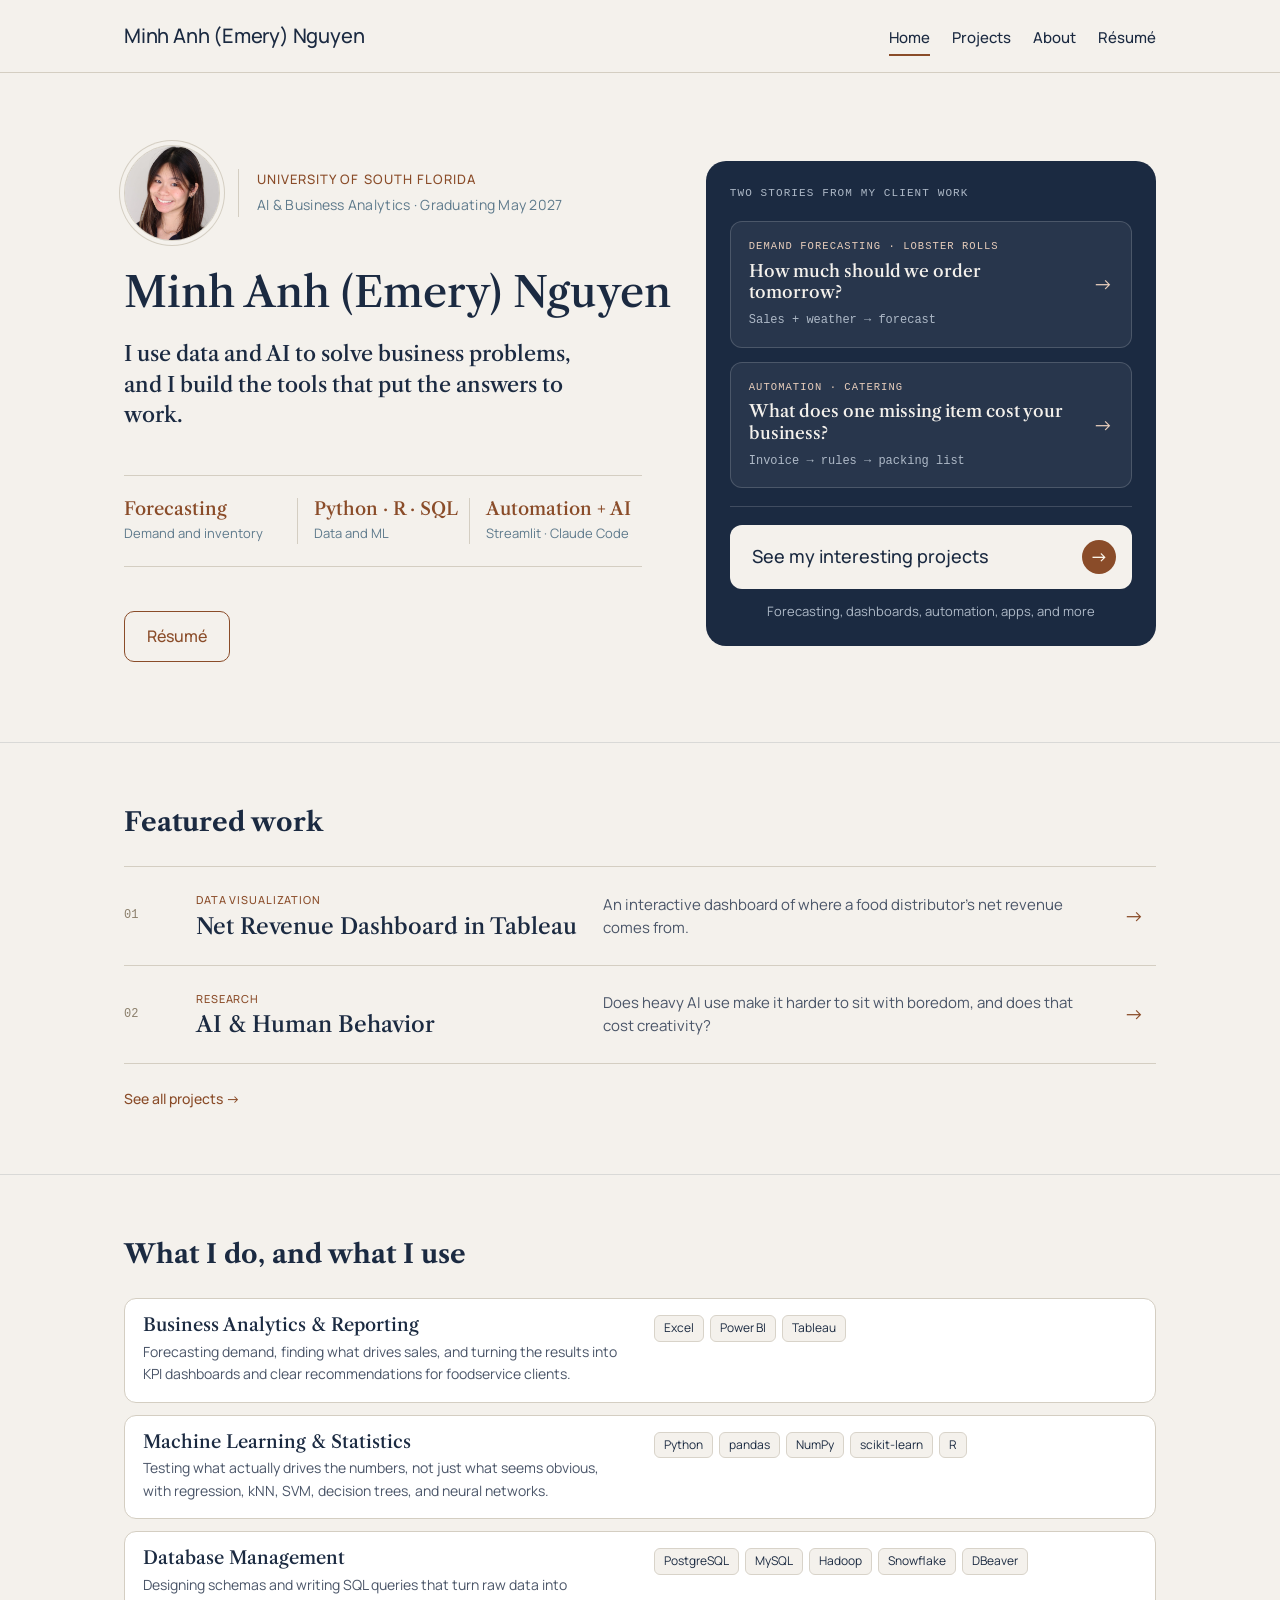
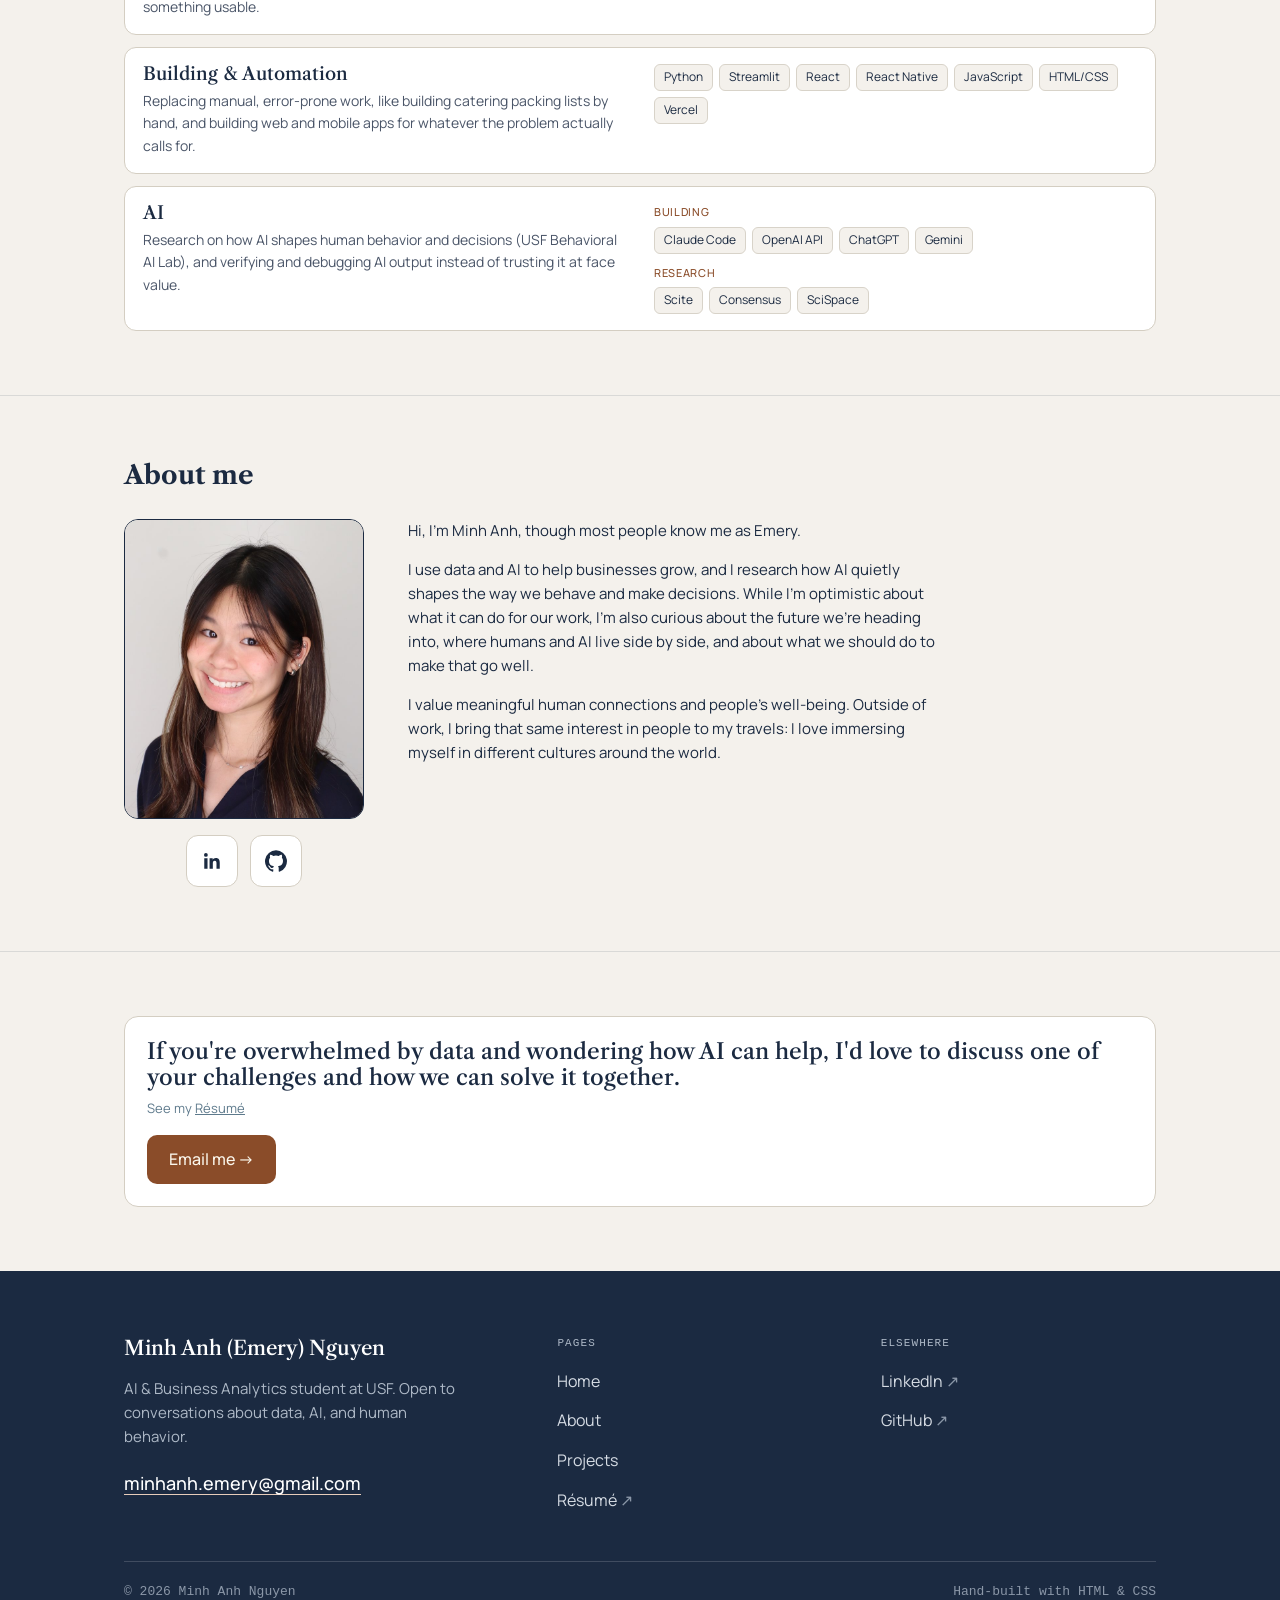
<file: index.html>
<!DOCTYPE html>
<html lang="en">
<head>
  <meta charset="UTF-8">
  <meta name="viewport" content="width=device-width, initial-scale=1.0">
  <title>Minh Anh (Emery) Nguyen | AI &amp; Business Analytics</title>
  <meta name="description" content="AI &amp; Business Analytics student at USF. I use data and AI to solve business problems and build the tools that put the answers to work.">
  <meta property="og:type" content="website">
  <meta property="og:title" content="Minh Anh (Emery) Nguyen | AI &amp; Business Analytics">
  <meta property="og:description" content="AI &amp; Business Analytics student at USF. I use data and AI to solve business problems and build the tools that put the answers to work.">
  <meta property="og:url" content="https://minhanh-emery.vercel.app/">
  <meta name="twitter:card" content="summary">
  <link rel="icon" href="images/favicon.ico" sizes="32x32">
  <link rel="icon" href="images/favicon.svg" type="image/svg+xml">
  <link rel="apple-touch-icon" href="images/apple-touch-icon.png">
  <link rel="preconnect" href="https://fonts.googleapis.com">
  <link rel="preconnect" href="https://fonts.gstatic.com" crossorigin>
  <link rel="stylesheet" href="https://fonts.googleapis.com/css2?family=Libre+Caslon+Text:wght@400;700&family=Manrope:wght@400;500&display=swap">
  <link rel="stylesheet" href="styles.css">
</head>
<body>

  <!-- Nav -->
  <nav class="nav">
    <div class="nav__inner">
      <a href="index.html" class="wordmark">Minh Anh <span class="name-nick">(Emery)</span> Nguyen</a>
      <div class="nav__links">
        <a class="intro-nav-current" href="index.html" aria-current="page">Home</a>
        <a href="projects.html">Projects</a>
        <a href="#about">About</a>
        <a href="MinhAnhNguyen_resume.pdf" target="_blank" rel="noopener noreferrer">Résumé</a>
      </div>
    </div>
  </nav>

  <!-- Hero -->
  <header class="intro-hero">
    <div class="wrap intro-grid">
      <div class="intro-main">
        <div class="intro-id">
          <div class="intro-portrait">
            <img src="images/portrait.jpg" alt="Minh Anh Nguyen" width="96" height="96">
          </div>
          <p class="intro-school">
            <span class="intro-school__name">University of South Florida</span>
            <span class="intro-school__detail">AI &amp; Business Analytics · Graduating May 2027</span>
          </p>
        </div>
        <h1 class="intro-name">Minh Anh (Emery) Nguyen</h1>
        <p class="intro-statement">I use data and AI to solve business problems, and I build the tools that put the answers to work.</p>
        <div class="intro-skills">
          <a class="intro-skill" href="#skills">
            <span class="intro-skill__big">Forecasting</span>
            <span class="intro-skill__caption">Demand and inventory</span>
          </a>
          <a class="intro-skill" href="#skills">
            <span class="intro-skill__big">Python · R · SQL</span>
            <span class="intro-skill__caption">Data and ML</span>
          </a>
          <a class="intro-skill" href="#skills">
            <span class="intro-skill__big">Automation + AI</span>
            <span class="intro-skill__caption">Streamlit · Claude Code</span>
          </a>
        </div>
        <div class="intro-buttons">
          <a class="intro-btn-secondary" href="MinhAnhNguyen_resume.pdf" target="_blank" rel="noopener noreferrer">Résumé</a>
        </div>
      </div>
      <div class="intro-stories">
        <p class="intro-stories__header">Two stories from my client work</p>
        <a class="intro-story" href="projects/weather-sales.html">
          <span class="intro-story__text">
            <span class="intro-story__label">Demand forecasting · Lobster rolls</span>
            <span class="intro-story__title">How much should we order tomorrow?</span>
            <span class="intro-story__flow">Sales + weather → forecast</span>
          </span>
          <span class="intro-story__arrow" aria-hidden="true">→</span>
        </a>
        <a class="intro-story" href="projects/caterpack.html">
          <span class="intro-story__text">
            <span class="intro-story__label">Automation · Catering</span>
            <span class="intro-story__title">What does one missing item cost your business?</span>
            <span class="intro-story__flow">Invoice → rules → packing list</span>
          </span>
          <span class="intro-story__arrow" aria-hidden="true">→</span>
        </a>
        <div class="intro-stories__footer">
          <a class="intro-stories__btn" href="projects.html">See my interesting projects <span class="intro-stories__btn-arrow" aria-hidden="true">→</span></a>
          <p class="intro-stories__more">Forecasting, dashboards, automation, apps, and more</p>
        </div>
      </div>
    </div>
  </header>

  <!-- More work -->
  <section id="work">
    <div class="wrap">
      <h2 class="section-title">Featured work</h2>
      <ol class="work-list">
        <li class="work-row">
          <div class="work-row__main">
            <p class="work-row__label">Data visualization</p>
            <h3 class="work-row__title"><a class="work-row__link" href="projects/tableau-dashboard.html">Net Revenue Dashboard in Tableau</a></h3>
          </div>
          <p class="work-row__desc">An interactive dashboard of where a food distributor's net revenue comes from.</p>
          <span class="work-row__arrow" aria-hidden="true">→</span>
        </li>
        <li class="work-row">
          <div class="work-row__main">
            <p class="work-row__label">Research</p>
            <h3 class="work-row__title"><a class="work-row__link" href="projects/ai-human-behavior.html">AI &amp; Human Behavior</a></h3>
          </div>
          <p class="work-row__desc">Does heavy AI use make it harder to sit with boredom, and does that cost creativity?</p>
          <span class="work-row__arrow" aria-hidden="true">→</span>
        </li>
      </ol>
      <p class="work-all"><a href="projects.html">See all projects →</a></p>
    </div>
  </section>

  <!-- Skills -->
  <section id="skills">
    <div class="wrap">
      <h2 class="section-title">What I do, and what I use</h2>
      <div class="skills-rows">
        <div class="skills-row">
          <div class="skills-row__text">
            <h3 class="skills-row__title">Business Analytics &amp; Reporting</h3>
            <p class="skills-row__desc">Forecasting demand, finding what drives sales, and turning the results into KPI dashboards and clear recommendations for foodservice clients.</p>
          </div>
          <div class="skills-row__tools">
            <ul class="chips">
              <li>Excel</li>
              <li>Power BI</li>
              <li>Tableau</li>
            </ul>
          </div>
        </div>
        <div class="skills-row">
          <div class="skills-row__text">
            <h3 class="skills-row__title">Machine Learning &amp Statistics </h3>
            <p class="skills-row__desc">Testing what actually drives the numbers, not just what seems obvious, with regression, kNN, SVM, decision trees, and neural networks.</p>
          </div>
          <div class="skills-row__tools">
            <ul class="chips">
              <li>Python</li>
              <li>pandas</li>
              <li>NumPy</li>
              <li>scikit-learn</li>
              <li>R</li>
            </ul>
          </div>
        </div>
        <div class="skills-row">
          <div class="skills-row__text">
            <h3 class="skills-row__title">Database Management</h3>
            <p class="skills-row__desc">Designing schemas and writing SQL queries that turn raw data into something usable.</p>
          </div>
          <div class="skills-row__tools">
            <ul class="chips">
              <li>PostgreSQL</li>
              <li>MySQL</li>
              <li>Hadoop</li>
              <li>Snowflake</li>
              <li>DBeaver</li>
            </ul>
          </div>
        </div>
        <div class="skills-row">
          <div class="skills-row__text">
            <h3 class="skills-row__title">Building &amp; Automation</h3>
            <p class="skills-row__desc">Replacing manual, error-prone work, like building catering packing lists by hand, and building web and mobile apps for whatever the problem actually calls for.</p>
          </div>
          <div class="skills-row__tools">
            <ul class="chips">
              <li>Python</li>
              <li>Streamlit</li>
              <li>React</li>
              <li>React Native</li>
              <li>JavaScript</li>
              <li>HTML/CSS</li>
              <li>Vercel</li>
            </ul>
          </div>
        </div>
        <div class="skills-row">
          <div class="skills-row__text">
            <h3 class="skills-row__title">AI</h3>
            <p class="skills-row__desc">Research on how AI shapes human behavior and decisions (USF Behavioral AI Lab), and verifying and debugging AI output instead of trusting it at face value.</p>
          </div>
          <div class="skills-row__tools">
            <p class="skills-label">Building</p>
            <ul class="chips">
              <li>Claude Code</li>
              <li>OpenAI API</li>
              <li>ChatGPT</li>
              <li>Gemini</li>
            </ul>
            <p class="skills-label">Research</p>
            <ul class="chips">
              <li>Scite</li>
              <li>Consensus</li>
              <li>SciSpace</li>
            </ul>
          </div>
        </div>
      </div>
    </div>
  </section>


  <!-- About -->
  <section id="about">
    <div class="wrap about">
      <h2 class="section-title">About me</h2>
      <div class="about__grid">
        <div class="social-col">
          <img class="about__portrait" src="images/portrait.jpg" alt="Portrait of Minh Anh Nguyen" width="200" height="200">
          <div class="social-links">
            <a class="social-link" href="https://www.linkedin.com/in/minhanh-emery/" target="_blank" rel="noopener" aria-label="LinkedIn"><svg viewBox="0 0 24 24" width="22" height="22" fill="currentColor" aria-hidden="true" focusable="false"><path d="M20.45 20.45h-3.55v-5.57c0-1.33-.03-3.04-1.85-3.04-1.86 0-2.14 1.45-2.14 2.94v5.67H9.35V9h3.41v1.56h.05c.48-.9 1.64-1.85 3.37-1.85 3.6 0 4.27 2.37 4.27 5.46v6.28zM5.34 7.43a2.06 2.06 0 1 1 0-4.13 2.06 2.06 0 0 1 0 4.13zM7.12 20.45H3.56V9h3.56v11.45z"/></svg></a>
            <a class="social-link" href="https://github.com/minhanh-ng" target="_blank" rel="noopener" aria-label="GitHub"><svg viewBox="0 0 24 24" width="22" height="22" fill="currentColor" aria-hidden="true" focusable="false"><path d="M12 .3a12 12 0 0 0-3.8 23.38c.6.12.83-.26.83-.57l-.02-2.04c-3.34.72-4.04-1.61-4.04-1.61-.55-1.39-1.33-1.76-1.33-1.76-1.09-.74.08-.73.08-.73 1.2.09 1.84 1.24 1.84 1.24 1.07 1.83 2.81 1.3 3.5 1 .1-.78.42-1.3.76-1.6-2.67-.3-5.47-1.33-5.47-5.93 0-1.31.47-2.38 1.24-3.22-.14-.3-.54-1.52.1-3.18 0 0 1.01-.32 3.3 1.23a11.5 11.5 0 0 1 6 0c2.28-1.55 3.29-1.23 3.29-1.23.64 1.66.24 2.88.12 3.18a4.65 4.65 0 0 1 1.23 3.22c0 4.61-2.8 5.63-5.48 5.92.43.37.82 1.1.82 2.22l-.01 3.29c0 .32.21.69.82.57A12 12 0 0 0 12 .3"/></svg></a>
          </div>
        </div>
        <div class="about__text">
          <p>Hi, I'm Minh Anh, though most people know me as Emery.</p>
          <p>I use data and AI to help businesses grow, and I research how AI quietly shapes the way we behave and make decisions. While I'm optimistic about what it can do for our work, I'm also curious about the future we're heading into, where humans and AI live side by side, and about what we should do to make that go well.</p>
          <p>I value meaningful human connections and people’s well-being. Outside of work, I bring that same interest in people to my travels: I love immersing myself in different cultures around the world.</p>
        </div>
      </div>
    </div>
  </section>

  <!-- Contact -->
  <section id="contact" class="cta-contact-section">
    <div class="wrap">
      <div class="cta-contact">
        <div class="cta-contact__text">
          <h2 class="cta-contact__title">If you're overwhelmed by data and wondering how AI can help, I'd love to discuss one of your challenges and how we can solve it together.</h2>
          <p class="cta-contact__body"></p>
          <p class="cta-contact__links">See my <a href="MinhAnhNguyen_resume.pdf" target="_blank" rel="noopener noreferrer">Résumé</a></p>
        </div>
        <a class="case__cta" href="mailto:minhanh.emery@gmail.com?subject=Hello%20from%20your%20portfolio">Email me →</a>
      </div>
    </div>
  </section>

  <footer class="foot">
    <div class="wrap">
      <div class="foot-grid">
        <div class="foot-brand">
          <p class="foot-name">Minh Anh <span class="name-nick">(Emery)</span> Nguyen</p>
          <p class="foot-blurb">AI &amp; Business Analytics student at USF. Open to conversations about data, AI, and human behavior.</p>
          <a class="foot-email" href="mailto:minhanh.emery@gmail.com">minhanh.emery@gmail.com</a>
        </div>
        <nav class="foot-col" aria-label="Footer pages">
          <p class="foot-label">Pages</p>
          <ul class="foot-links">
            <li><a href="index.html">Home</a></li>
            <li><a href="#about">About</a></li>
            <li><a href="projects.html">Projects</a></li>
            <li><a href="MinhAnhNguyen_resume.pdf" target="_blank" rel="noopener noreferrer">Résumé <span class="foot-ext" aria-hidden="true">↗</span></a></li>
          </ul>
        </nav>
        <div class="foot-col">
          <p class="foot-label">Elsewhere</p>
          <ul class="foot-links">
            <li><a href="https://www.linkedin.com/in/minhanh-emery/" target="_blank" rel="noopener">LinkedIn <span class="foot-ext" aria-hidden="true">↗</span></a></li>
            <li><a href="https://github.com/minhanh-ng" target="_blank" rel="noopener">GitHub <span class="foot-ext" aria-hidden="true">↗</span></a></li>
          </ul>
        </div>
      </div>
      <div class="foot-bottom">
        <p>© 2026 Minh Anh Nguyen</p>
        <p>Hand-built with HTML &amp; CSS</p>
      </div>
    </div>
  </footer>

</body>
</html>
</file>
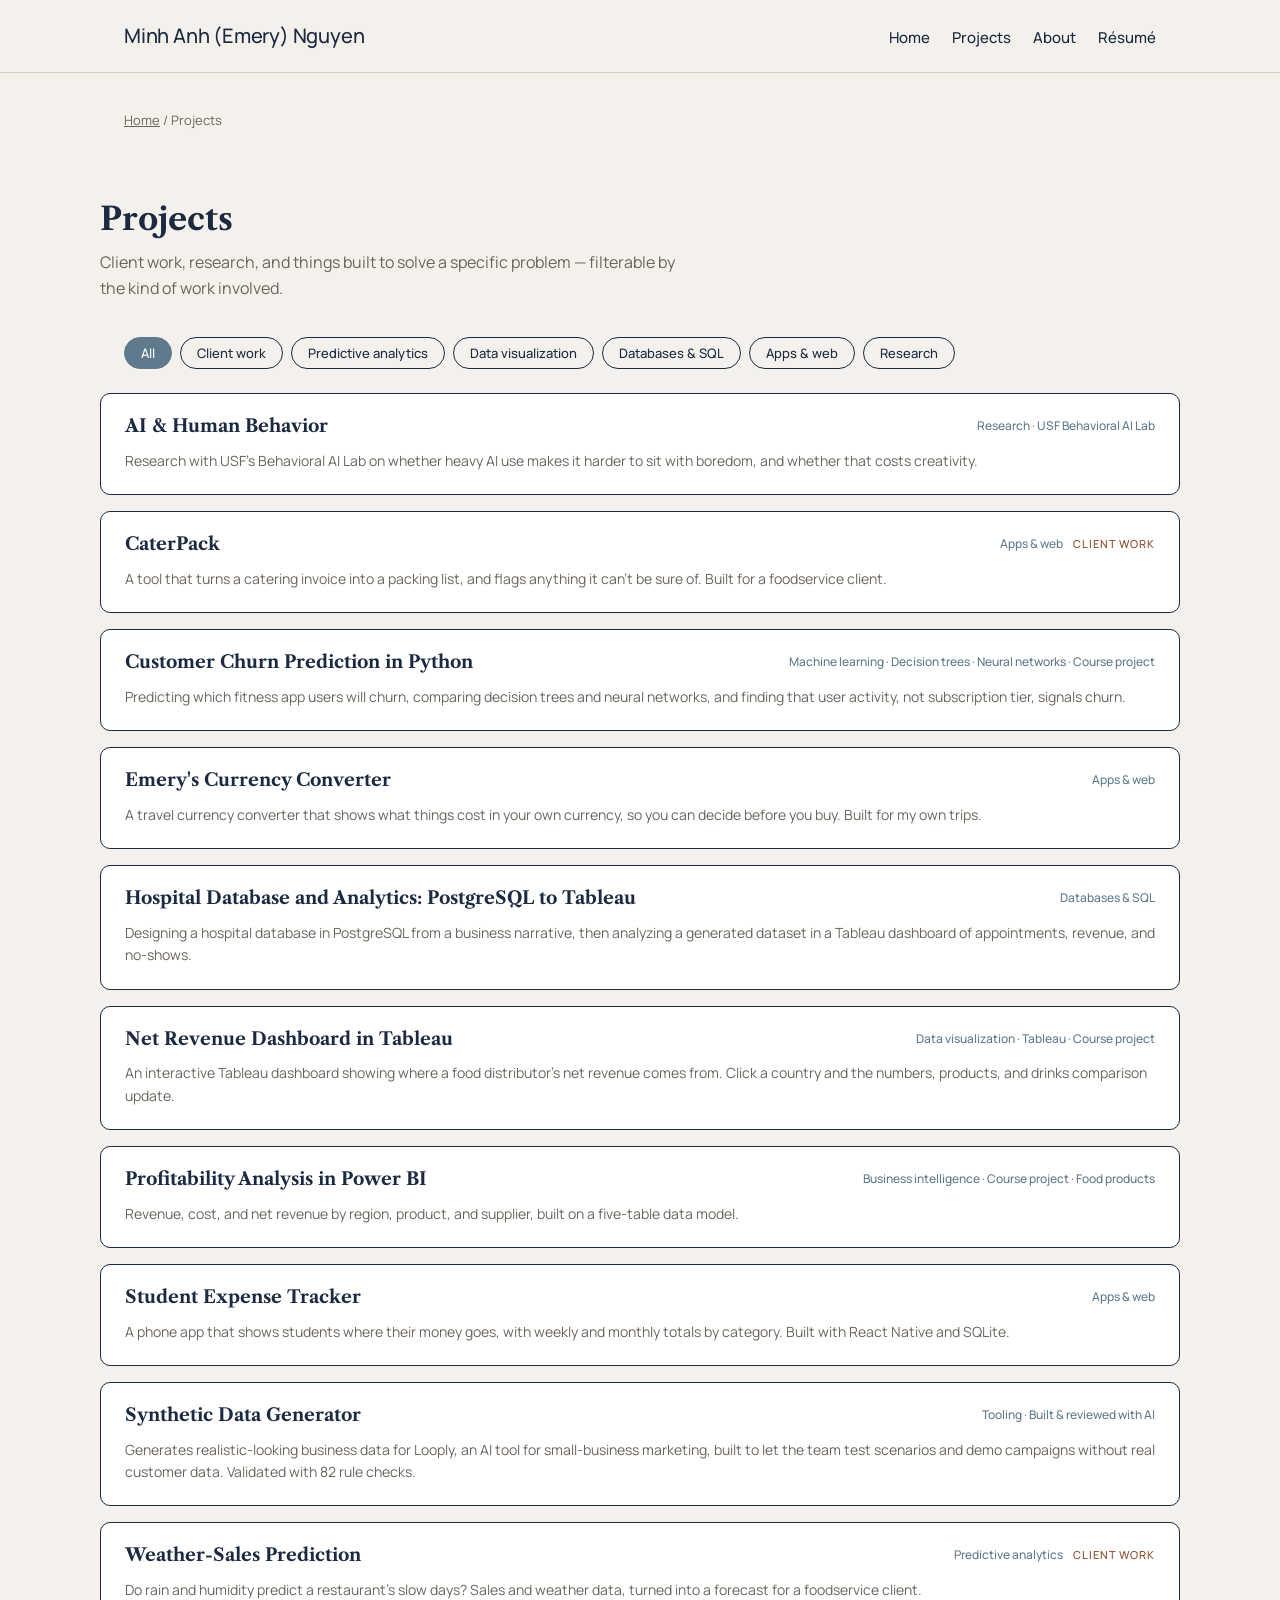
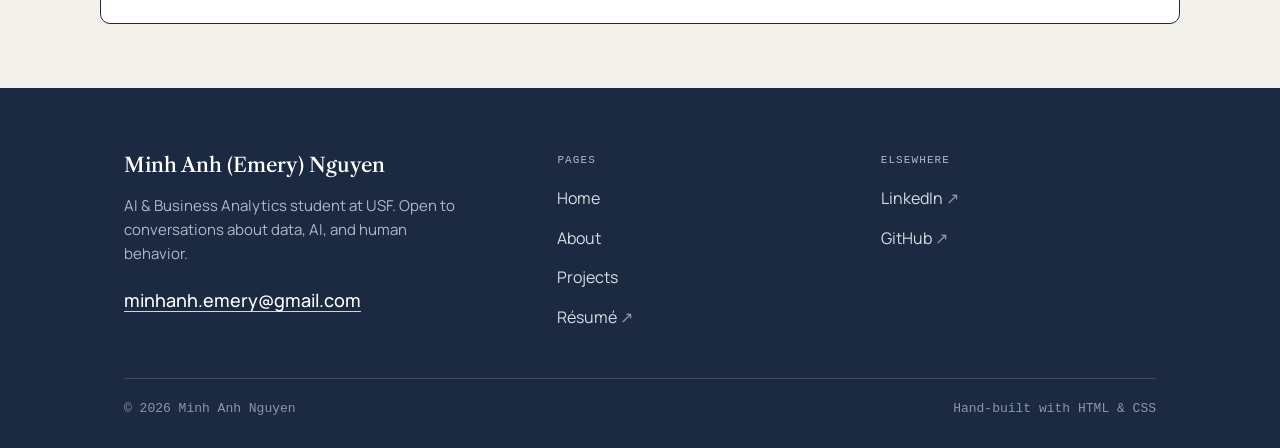
<file: projects.html>
<!DOCTYPE html>
<html lang="en">
<head>
  <meta charset="UTF-8">
  <meta name="viewport" content="width=device-width, initial-scale=1.0">
  <title>Projects | Minh Anh Nguyen</title>
  <meta name="description" content="Client work, research, and data projects by Minh Anh Nguyen, an AI &amp; Business Analytics student at USF.">
  <meta property="og:title" content="Projects | Minh Anh Nguyen">
  <meta property="og:description" content="Client work, research, and data projects by Minh Anh Nguyen, an AI &amp; Business Analytics student at USF.">
  <link rel="icon" href="images/favicon.ico" sizes="32x32">
  <link rel="icon" href="images/favicon.svg" type="image/svg+xml">
  <link rel="apple-touch-icon" href="images/apple-touch-icon.png">
  <link rel="preconnect" href="https://fonts.googleapis.com">
  <link rel="preconnect" href="https://fonts.gstatic.com" crossorigin>
  <link rel="stylesheet" href="https://fonts.googleapis.com/css2?family=Libre+Caslon+Text:wght@400;700&family=Manrope:wght@400;500&display=swap">
  <link rel="stylesheet" href="styles.css">
</head>
<body>

  <nav class="nav">
    <div class="nav__inner">
      <a href="index.html" class="wordmark">Minh Anh <span class="name-nick">(Emery)</span> Nguyen</a>
      <div class="nav__links">
        <a href="index.html">Home</a>
        <a href="projects.html">Projects</a>
        <a href="index.html#about">About</a>
        <a href="MinhAnhNguyen_resume.pdf" target="_blank" rel="noopener noreferrer">Résumé</a>
      </div>
    </div>
  </nav>

  <div class="wrap">
    <p class="breadcrumb"><a href="index.html">Home</a> / Projects</p>
  </div>

  <div class="wrap page-head">
    <h1>Projects</h1>
    <p>Client work, research, and things built to solve a specific problem — filterable by the kind of work involved.</p>
  </div>

  <div class="wrap">
    <div class="filters" role="group" aria-label="Filter projects">
      <button class="toggle is-active" data-filter="all" type="button">All</button>
      <button class="toggle" data-filter="client" type="button">Client work</button>
      <button class="toggle" data-filter="predictive" type="button">Predictive analytics</button>
      <button class="toggle" data-filter="dataviz" type="button">Data visualization</button>
      <button class="toggle" data-filter="database" type="button">Databases &amp; SQL</button>
      <button class="toggle" data-filter="app" type="button">Apps &amp; web</button>
      <button class="toggle" data-filter="research" type="button">Research</button>
    </div>
  </div>

  <div class="wrap project-list" id="projectList">

    <a class="project-row" href="projects/ai-human-behavior.html" data-cat="research">
      <h2 class="project-row__title">AI &amp; Human Behavior</h2>
      <p class="project-row__meta">Research · USF Behavioral AI Lab</p>
      <p class="project-row__desc">Research with USF's Behavioral AI Lab on whether heavy AI use makes it harder to sit with boredom, and whether that costs creativity.</p>
    </a>

    <a class="project-row" href="projects/caterpack.html" data-cat="client app">
      <h2 class="project-row__title">CaterPack</h2>
      <p class="project-row__meta">Apps &amp; web <span class="client-tag">Client work</span></p>
      <p class="project-row__desc">A tool that turns a catering invoice into a packing list, and flags anything it can't be sure of. Built for a foodservice client.</p>
    </a>

    <a class="project-row" href="projects/churn-prediction.html" data-cat="predictive">
      <h2 class="project-row__title">Customer Churn Prediction in Python</h2>
      <p class="project-row__meta">Machine learning · Decision trees · Neural networks · Course project</p>
      <p class="project-row__desc">Predicting which fitness app users will churn, comparing decision trees and neural networks, and finding that user activity, not subscription tier, signals churn.</p>
    </a>

    <a class="project-row" href="projects/currency-converter.html" data-cat="app">
      <h2 class="project-row__title">Emery's Currency Converter</h2>
      <p class="project-row__meta">Apps &amp; web</p>
      <p class="project-row__desc">A travel currency converter that shows what things cost in your own currency, so you can decide before you buy. Built for my own trips.</p>
    </a>

    <a class="project-row" href="projects/hospital-database.html" data-cat="database">
      <h2 class="project-row__title">Hospital Database and Analytics: PostgreSQL to Tableau</h2>
      <p class="project-row__meta">Databases &amp; SQL</p>
      <p class="project-row__desc">Designing a hospital database in PostgreSQL from a business narrative, then analyzing a generated dataset in a Tableau dashboard of appointments, revenue, and no-shows.</p>
    </a>

    <a class="project-row" href="projects/tableau-dashboard.html" data-cat="dataviz">
      <h2 class="project-row__title">Net Revenue Dashboard in Tableau</h2>
      <p class="project-row__meta">Data visualization · Tableau · Course project</p>
      <p class="project-row__desc">An interactive Tableau dashboard showing where a food distributor's net revenue comes from. Click a country and the numbers, products, and drinks comparison update.</p>
    </a>

    <a class="project-row" href="projects/revenue-dashboard.html" data-cat="dataviz">
      <h2 class="project-row__title">Profitability Analysis in Power BI</h2>
      <p class="project-row__meta">Business intelligence · Course project · Food products</p>
      <p class="project-row__desc">Revenue, cost, and net revenue by region, product, and supplier, built on a five-table data model.</p>
    </a>

    <a class="project-row" href="projects/expense-tracker.html" data-cat="app">
      <h2 class="project-row__title">Student Expense Tracker</h2>
      <p class="project-row__meta">Apps &amp; web</p>
      <p class="project-row__desc">A phone app that shows students where their money goes, with weekly and monthly totals by category. Built with React Native and SQLite.</p>
    </a>

    <a class="project-row" href="projects/datagen.html" data-cat="app database">
      <h2 class="project-row__title">Synthetic Data Generator</h2>
      <p class="project-row__meta">Tooling · Built &amp; reviewed with AI</p>
      <p class="project-row__desc">Generates realistic-looking business data for Looply, an AI tool for small-business marketing, built to let the team test scenarios and demo campaigns without real customer data. Validated with 82 rule checks.</p>
    </a>

    <a class="project-row" href="projects/weather-sales.html" data-cat="client predictive">
      <h2 class="project-row__title">Weather-Sales Prediction</h2>
      <p class="project-row__meta">Predictive analytics <span class="client-tag">Client work</span></p>
      <p class="project-row__desc">Do rain and humidity predict a restaurant's slow days? Sales and weather data, turned into a forecast for a foodservice client.</p>
    </a>

  </div>

  <footer class="foot">
    <div class="wrap">
      <div class="foot-grid">
        <div class="foot-brand">
          <p class="foot-name">Minh Anh <span class="name-nick">(Emery)</span> Nguyen</p>
          <p class="foot-blurb">AI &amp; Business Analytics student at USF. Open to conversations about data, AI, and human behavior.</p>
          <a class="foot-email" href="mailto:minhanh.emery@gmail.com">minhanh.emery@gmail.com</a>
        </div>
        <nav class="foot-col" aria-label="Footer pages">
          <p class="foot-label">Pages</p>
          <ul class="foot-links">
            <li><a href="index.html">Home</a></li>
            <li><a href="index.html#about">About</a></li>
            <li><a href="projects.html">Projects</a></li>
            <li><a href="MinhAnhNguyen_resume.pdf" target="_blank" rel="noopener noreferrer">Résumé <span class="foot-ext" aria-hidden="true">↗</span></a></li>
          </ul>
        </nav>
        <div class="foot-col">
          <p class="foot-label">Elsewhere</p>
          <ul class="foot-links">
            <li><a href="https://www.linkedin.com/in/minhanh-emery/" target="_blank" rel="noopener">LinkedIn <span class="foot-ext" aria-hidden="true">↗</span></a></li>
            <li><a href="https://github.com/minhanh-ng" target="_blank" rel="noopener">GitHub <span class="foot-ext" aria-hidden="true">↗</span></a></li>
          </ul>
        </div>
      </div>
      <div class="foot-bottom">
        <p>© 2026 Minh Anh Nguyen</p>
        <p>Hand-built with HTML &amp; CSS</p>
      </div>
    </div>
  </footer>

  <script>
    const rows = document.querySelectorAll(".project-row");
    document.querySelectorAll(".filters .toggle").forEach((btn) => {
      btn.addEventListener("click", () => {
        const f = btn.dataset.filter;
        document.querySelectorAll(".filters .toggle").forEach((b) => b.classList.toggle("is-active", b === btn));
        rows.forEach((row) => {
          const cats = (row.dataset.cat || "").split(" ");
          row.classList.toggle("is-hidden", f !== "all" && !cats.includes(f));
        });
      });
    });
  </script>
</body>
</html>
</file>
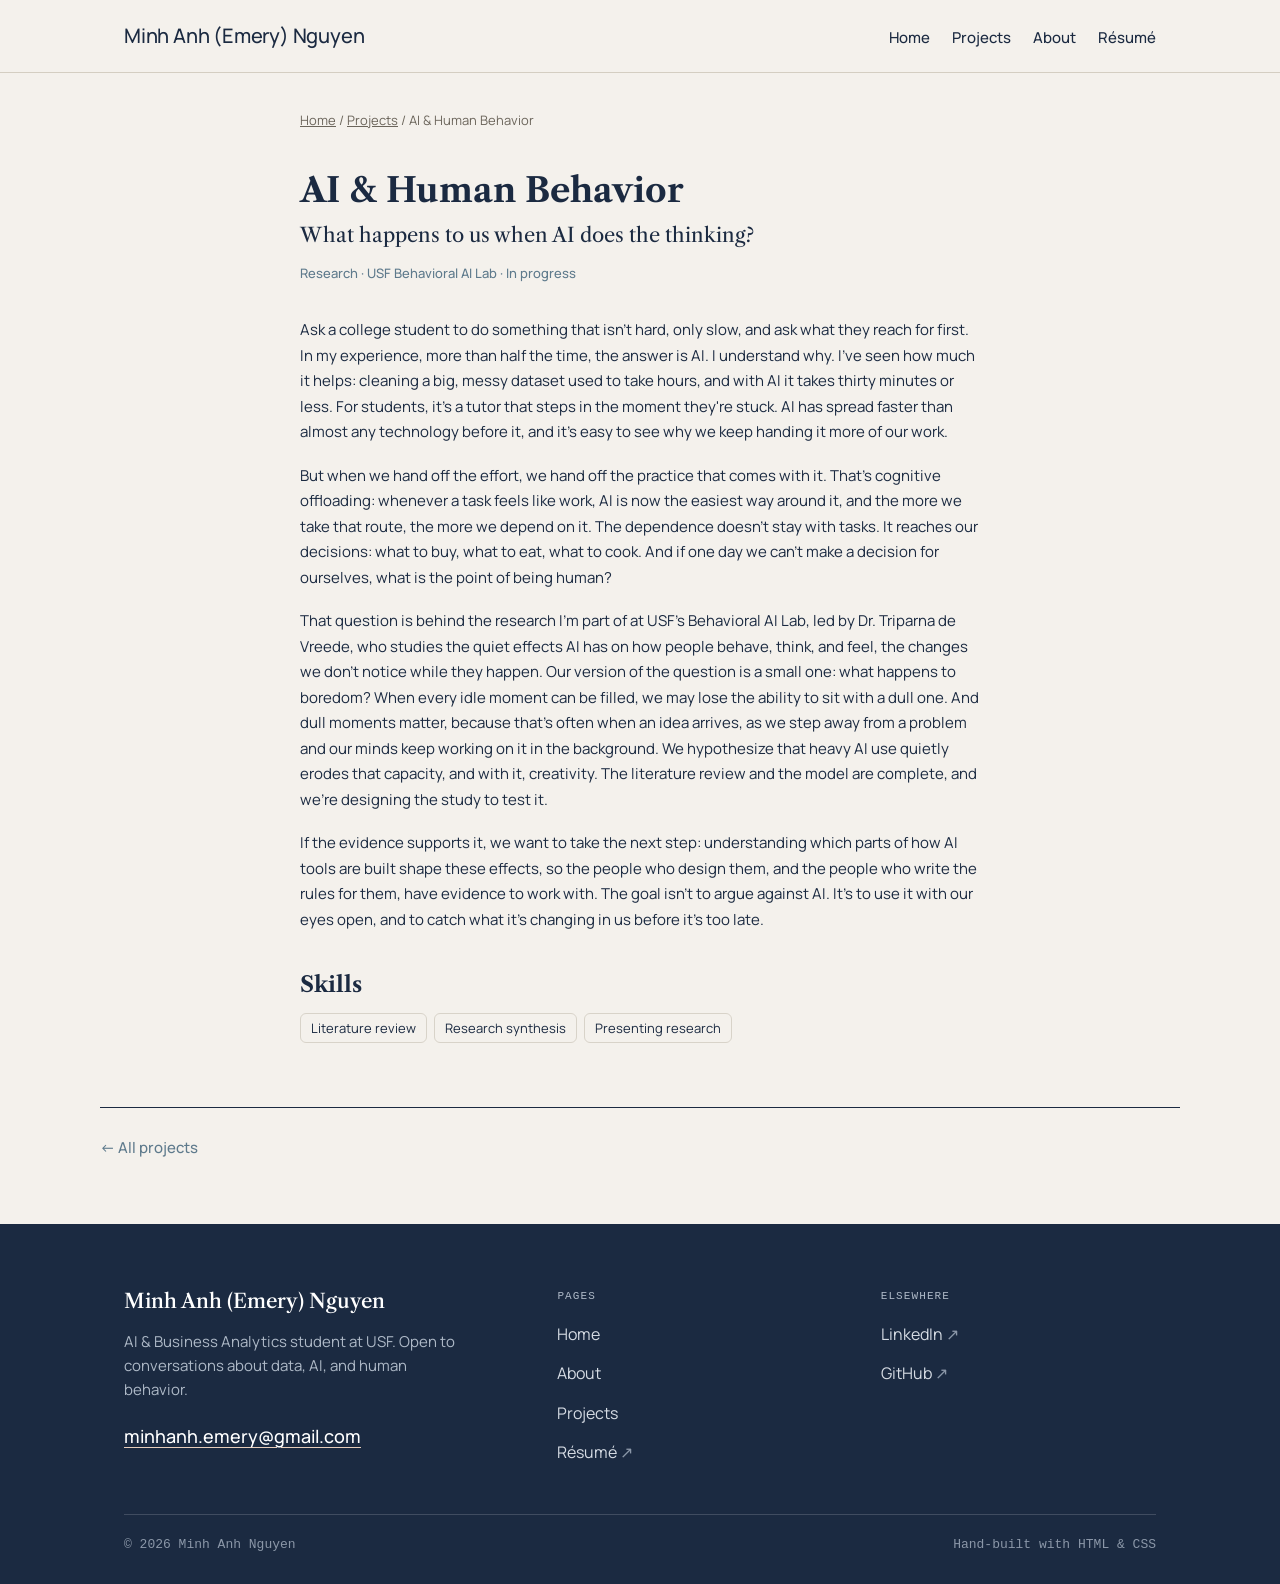
<file: projects/ai-human-behavior.html>
<!DOCTYPE html>
<html lang="en">
<head>
  <meta charset="UTF-8">
  <meta name="viewport" content="width=device-width, initial-scale=1.0">
  <title>AI &amp; Human Behavior | Minh Anh Nguyen</title>
  <meta name="description" content="Research with USF's Behavioral AI Lab on whether heavy AI use makes it harder to sit with boredom, and whether that costs creativity.">
  <meta property="og:title" content="AI &amp; Human Behavior | Minh Anh Nguyen">
  <link rel="icon" href="../images/favicon.ico" sizes="32x32">
  <link rel="icon" href="../images/favicon.svg" type="image/svg+xml">
  <link rel="apple-touch-icon" href="../images/apple-touch-icon.png">
  <link rel="preconnect" href="https://fonts.googleapis.com">
  <link rel="preconnect" href="https://fonts.gstatic.com" crossorigin>
  <link rel="stylesheet" href="https://fonts.googleapis.com/css2?family=Libre+Caslon+Text:wght@400;700&family=Manrope:wght@400;500&display=swap">
  <link rel="stylesheet" href="../styles.css">
</head>
<body>

  <nav class="nav">
    <div class="nav__inner">
      <a href="../index.html" class="wordmark">Minh Anh <span class="name-nick">(Emery)</span> Nguyen</a>
      <div class="nav__links">
        <a href="../index.html">Home</a>
        <a href="../projects.html">Projects</a>
        <a href="../index.html#about">About</a>
        <a href="../MinhAnhNguyen_resume.pdf" target="_blank" rel="noopener noreferrer">Résumé</a>
      </div>
    </div>
  </nav>

  <div class="wrap res-col">
    <p class="breadcrumb"><a href="../index.html">Home</a> / <a href="../projects.html">Projects</a> / AI &amp; Human Behavior</p>
  </div>

  <div class="wrap case res-col">
    <h1 class="case__title">AI &amp; Human Behavior</h1>
    <p class="case__tagline">What happens to us when AI does the thinking?</p>
    <p class="case__context">Research · USF Behavioral AI Lab · In progress</p>
  </div>

  <div class="wrap case__body res-col">
    <p>Ask a college student to do something that isn't hard, only slow, and ask what they reach for first. In my experience, more than half the time, the answer is AI. I understand why. I've seen how much it helps: cleaning a big, messy dataset used to take hours, and with AI it takes thirty minutes or less. For students, it's a tutor that steps in the moment they're stuck. AI has spread faster than almost any technology before it, and it's easy to see why we keep handing it more of our work.</p>

    <p>But when we hand off the effort, we hand off the practice that comes with it. That's cognitive offloading: whenever a task feels like work, AI is now the easiest way around it, and the more we take that route, the more we depend on it. The dependence doesn't stay with tasks. It reaches our decisions: what to buy, what to eat, what to cook. And if one day we can't make a decision for ourselves, what is the point of being human?</p>

    <p>That question is behind the research I'm part of at USF's Behavioral AI Lab, led by Dr. Triparna de Vreede, who studies the quiet effects AI has on how people behave, think, and feel, the changes we don't notice while they happen. Our version of the question is a small one: what happens to boredom? When every idle moment can be filled, we may lose the ability to sit with a dull one. And dull moments matter, because that's often when an idea arrives, as we step away from a problem and our minds keep working on it in the background. We hypothesize that heavy AI use quietly erodes that capacity, and with it, creativity. The literature review and the model are complete, and we're designing the study to test it.</p>

    <p>If the evidence supports it, we want to take the next step: understanding which parts of how AI tools are built shape these effects, so the people who design them, and the people who write the rules for them, have evidence to work with. The goal isn't to argue against AI. It's to use it with our eyes open, and to catch what it's changing in us before it's too late.</p>

    <h2>Skills</h2>
    <ul class="chips">
      <li>Literature review</li>
      <li>Research synthesis</li>
      <li>Presenting research</li>
    </ul>
  </div>

  <div class="wrap case-nav">
    <a href="../projects.html">← All projects</a>
  </div>

  <footer class="foot">
    <div class="wrap">
      <div class="foot-grid">
        <div class="foot-brand">
          <p class="foot-name">Minh Anh <span class="name-nick">(Emery)</span> Nguyen</p>
          <p class="foot-blurb">AI &amp; Business Analytics student at USF. Open to conversations about data, AI, and human behavior.</p>
          <a class="foot-email" href="mailto:minhanh.emery@gmail.com">minhanh.emery@gmail.com</a>
        </div>
        <nav class="foot-col" aria-label="Footer pages">
          <p class="foot-label">Pages</p>
          <ul class="foot-links">
            <li><a href="../index.html">Home</a></li>
            <li><a href="../index.html#about">About</a></li>
            <li><a href="../projects.html">Projects</a></li>
            <li><a href="../MinhAnhNguyen_resume.pdf" target="_blank" rel="noopener noreferrer">Résumé <span class="foot-ext" aria-hidden="true">↗</span></a></li>
          </ul>
        </nav>
        <div class="foot-col">
          <p class="foot-label">Elsewhere</p>
          <ul class="foot-links">
            <li><a href="https://www.linkedin.com/in/minhanh-emery/" target="_blank" rel="noopener">LinkedIn <span class="foot-ext" aria-hidden="true">↗</span></a></li>
            <li><a href="https://github.com/minhanh-ng" target="_blank" rel="noopener">GitHub <span class="foot-ext" aria-hidden="true">↗</span></a></li>
          </ul>
        </div>
      </div>
      <div class="foot-bottom">
        <p>© 2026 Minh Anh Nguyen</p>
        <p>Hand-built with HTML &amp; CSS</p>
      </div>
    </div>
  </footer>

</body>
</html>
</file>
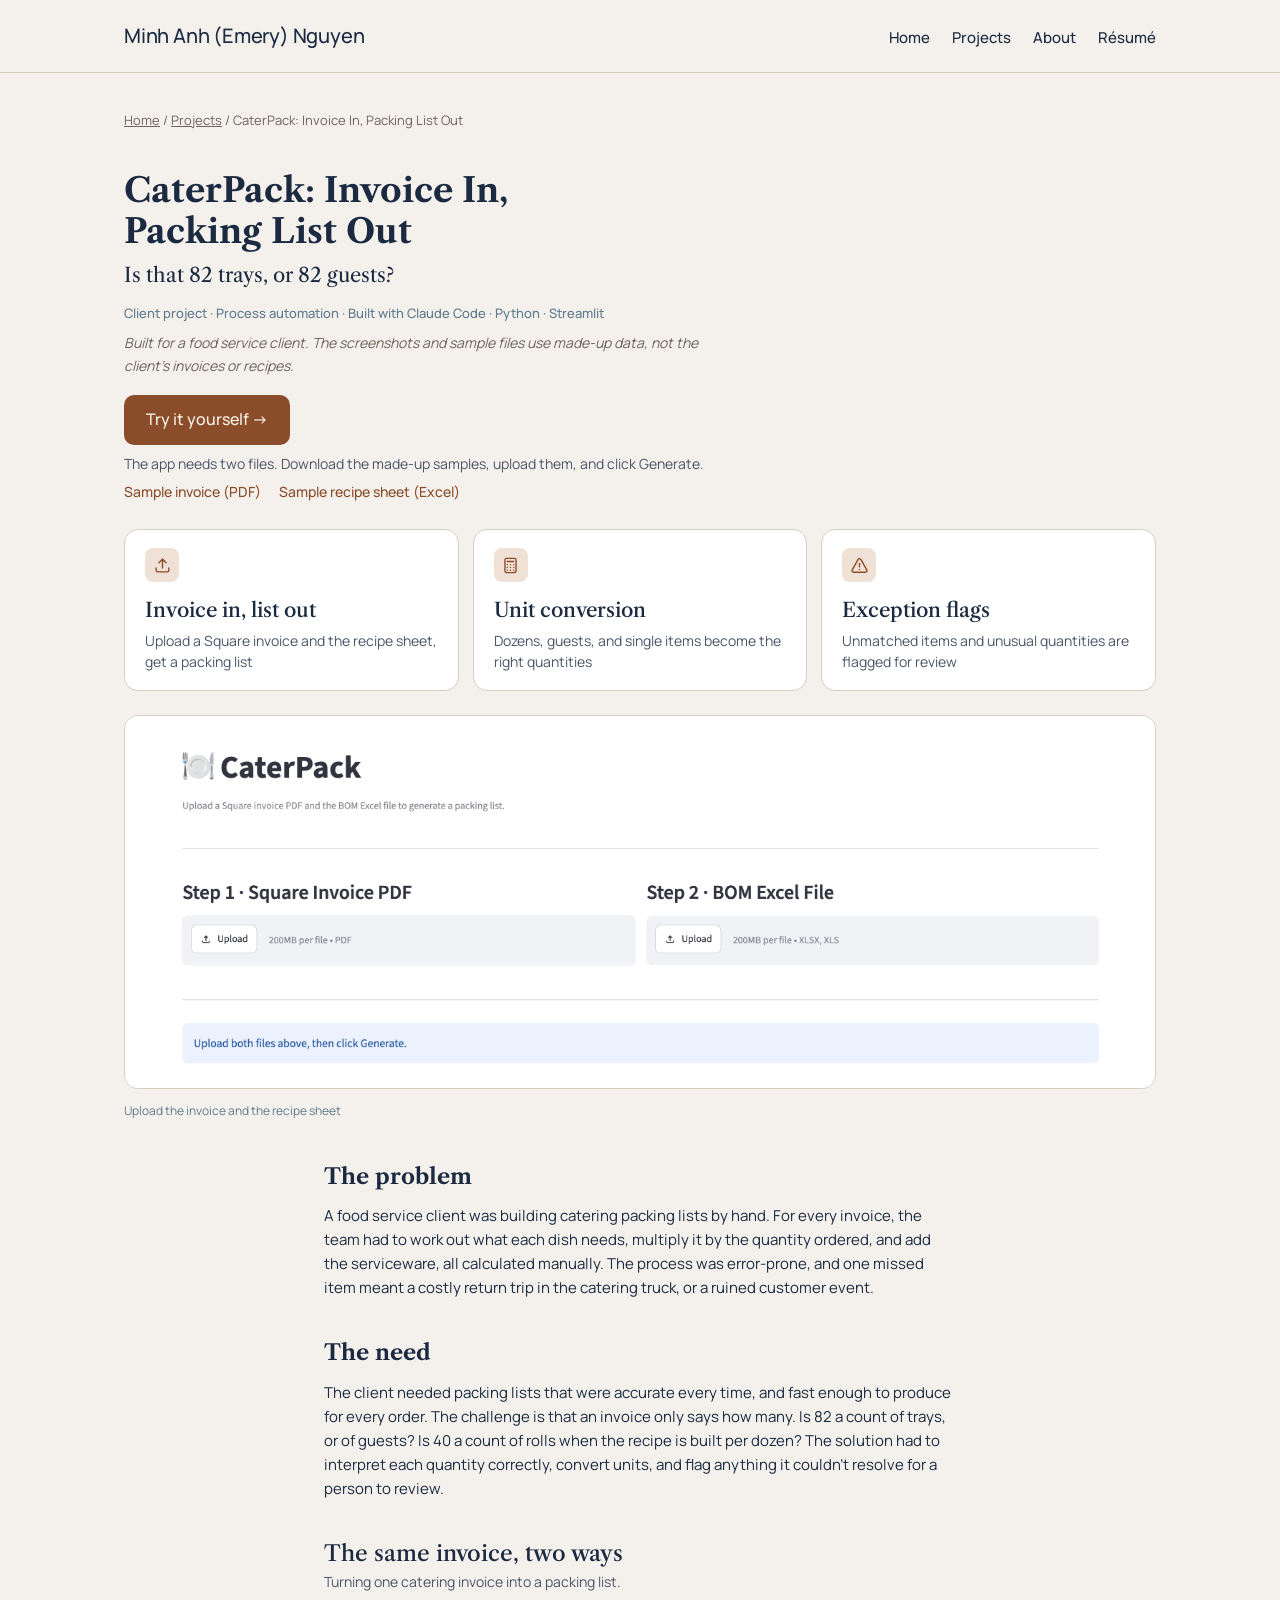
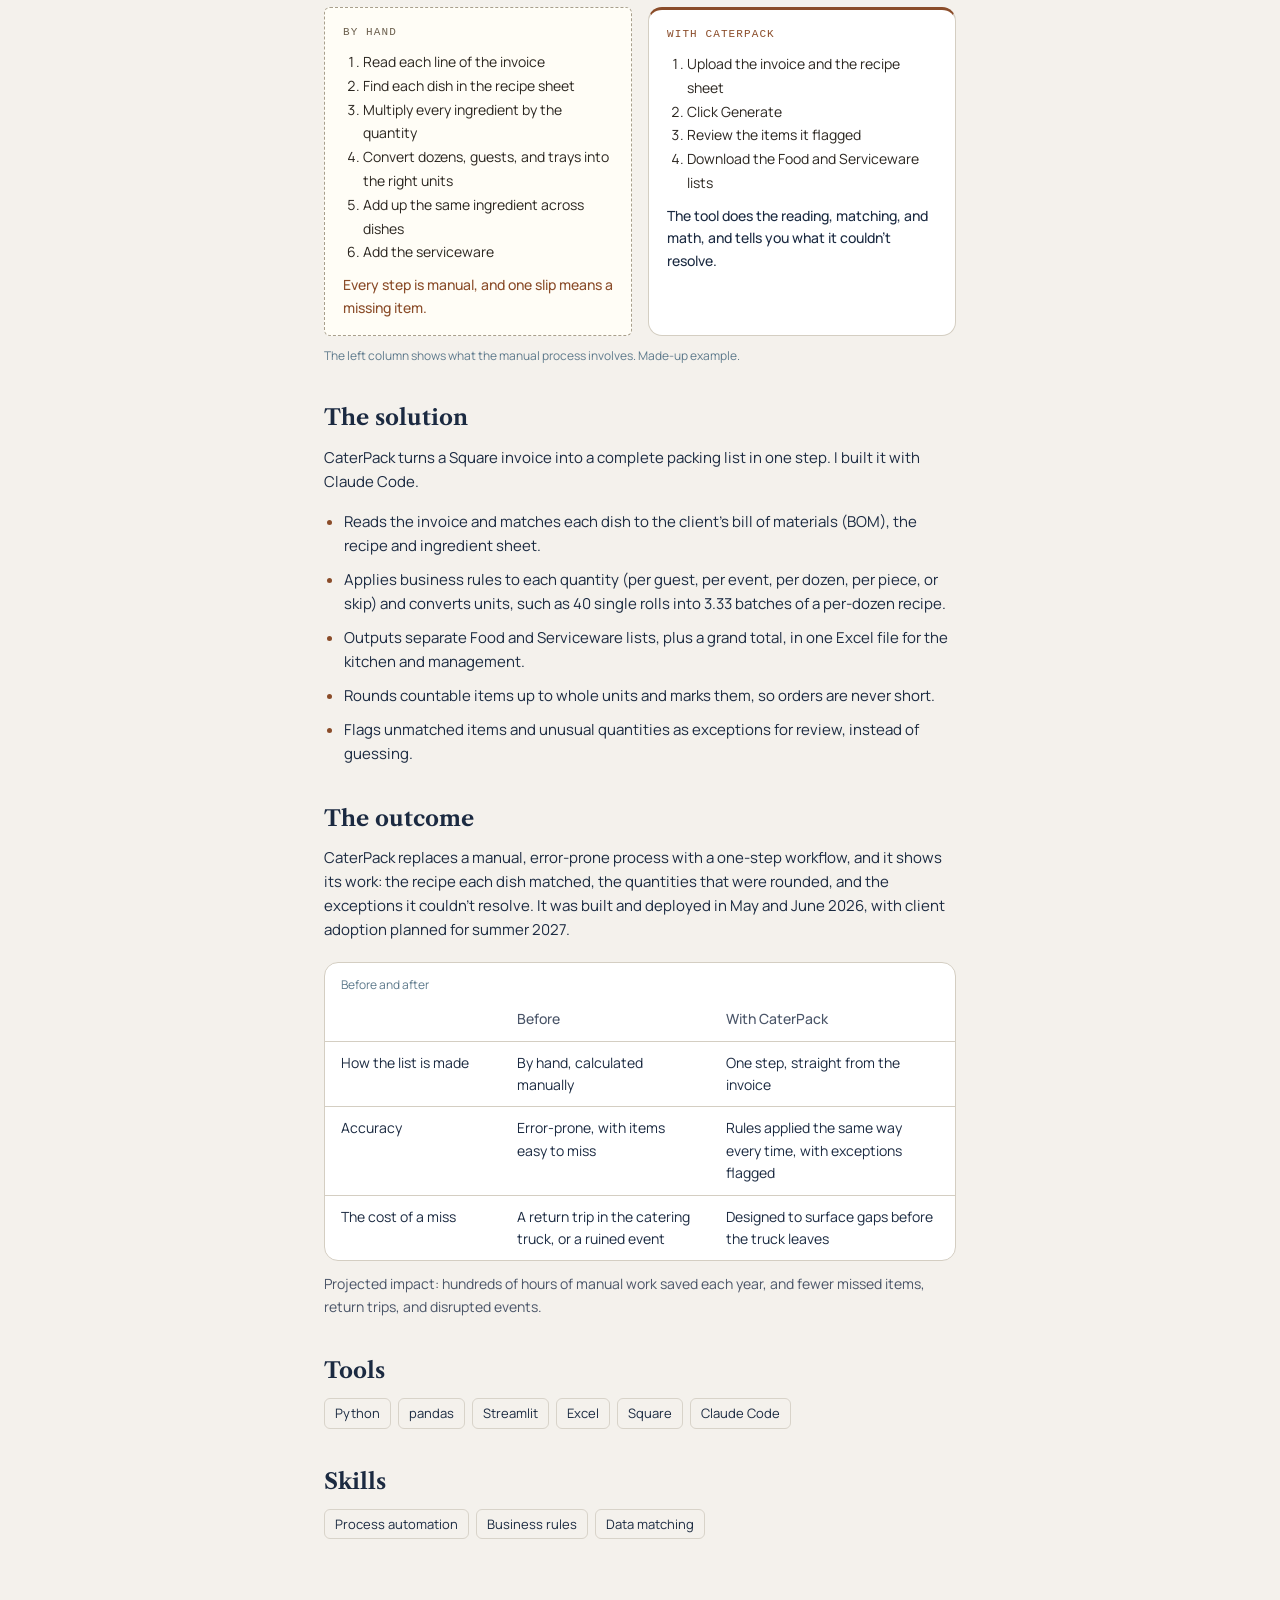
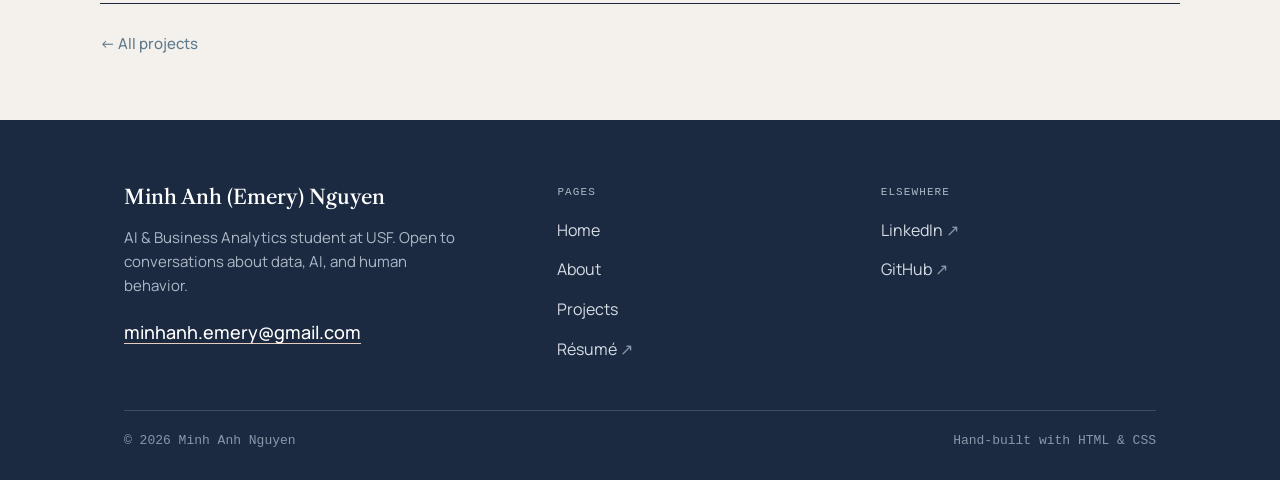
<file: projects/caterpack.html>
<!DOCTYPE html>
<html lang="en">
<head>
  <meta charset="UTF-8">
  <meta name="viewport" content="width=device-width, initial-scale=1.0">
  <title>CaterPack: Invoice In, Packing List Out | Minh Anh Nguyen</title>
  <meta name="description" content="A tool that turns a catering invoice into a packing list, and flags anything it can't be sure of. Built for a restaurant client.">
  <meta property="og:title" content="CaterPack: Invoice In, Packing List Out | Minh Anh Nguyen">
  <link rel="icon" href="../images/favicon.ico" sizes="32x32">
  <link rel="icon" href="../images/favicon.svg" type="image/svg+xml">
  <link rel="apple-touch-icon" href="../images/apple-touch-icon.png">
  <link rel="preconnect" href="https://fonts.googleapis.com">
  <link rel="preconnect" href="https://fonts.gstatic.com" crossorigin>
  <link rel="stylesheet" href="https://fonts.googleapis.com/css2?family=Libre+Caslon+Text:wght@400;700&family=Manrope:wght@400;500&display=swap">
  <link rel="stylesheet" href="../styles.css">
</head>
<body>

  <nav class="nav">
    <div class="nav__inner">
      <a href="../index.html" class="wordmark">Minh Anh <span class="name-nick">(Emery)</span> Nguyen</a>
      <div class="nav__links">
        <a href="../index.html">Home</a>
        <a href="../projects.html">Projects</a>
        <a href="../index.html#about">About</a>
        <a href="../MinhAnhNguyen_resume.pdf" target="_blank" rel="noopener noreferrer">Résumé</a>
      </div>
    </div>
  </nav>

  <div class="wrap">
    <p class="breadcrumb"><a href="../index.html">Home</a> / <a href="../projects.html">Projects</a> / CaterPack: Invoice In, Packing List Out</p>
  </div>

  <div class="wrap case">
    <h1 class="case__title">CaterPack: Invoice In, Packing List Out</h1>
    <p class="case__tagline">Is that 82 trays, or 82 guests?</p>
    <p class="case__context">Client project · Process automation · Built with Claude Code · Python · Streamlit</p>
    <p class="case__note">Built for a food service client. The screenshots and sample files use made-up data, not the client's invoices or recipes.</p>

    <div class="case__try">
      <a class="case__cta" href="https://caterpack-app.streamlit.app/" target="_blank" rel="noopener">Try it yourself →</a>
      <div class="case__try-note">The app needs two files. Download the made-up samples, upload them, and click Generate.</div>
      <div class="case__downloads">
        <a href="../downloads/demo_invoice.pdf" download>Sample invoice (PDF)</a>
        <a href="../downloads/demo_BOM.xlsx" download>Sample recipe sheet (Excel)</a>
      </div>
    </div>

    <div class="stats">
      <div class="stat">
        <div class="stat__icon" aria-hidden="true"><svg viewBox="0 0 24 24"><path d="M12 15V4"/><path d="M7.5 8.5L12 4l4.5 4.5"/><path d="M4 15v3a2 2 0 0 0 2 2h12a2 2 0 0 0 2-2v-3"/></svg></div>
        <strong>Invoice in, list out</strong>
        <span>Upload a Square invoice and the recipe sheet, get a packing list</span>
      </div>
      <div class="stat">
        <div class="stat__icon" aria-hidden="true"><svg viewBox="0 0 24 24"><rect x="5" y="3" width="14" height="18" rx="2"/><path d="M8 7h8"/><path d="M8 11h.01M12 11h.01M16 11h.01M8 14.5h.01M12 14.5h.01M16 14.5h.01M8 18h.01M12 18h.01M16 18h.01"/></svg></div>
        <strong>Unit conversion</strong>
        <span>Dozens, guests, and single items become the right quantities</span>
      </div>
      <div class="stat">
        <div class="stat__icon" aria-hidden="true"><svg viewBox="0 0 24 24"><path d="M10.3 4.2L2.8 17.5A2 2 0 0 0 4.5 20.5h15a2 2 0 0 0 1.7-3L13.7 4.2a2 2 0 0 0-3.4 0z"/><path d="M12 9.5v4"/><path d="M12 17h.01"/></svg></div>
        <strong>Exception flags</strong>
        <span>Unmatched items and unusual quantities are flagged for review</span>
      </div>
    </div>

    <div class="shots shots--wide">
      <figure class="shot">
        <a href="../images/cp-upload.png" target="_blank" rel="noopener"><img src="../images/cp-upload.png" width="2876" height="1037" alt="CaterPack upload screen with a step for the invoice PDF and a step for the recipe Excel file."></a>
        <figcaption class="case__caption">Upload the invoice and the recipe sheet</figcaption>
      </figure>
    </div>
  </div>

  <div class="wrap case__body">
    <h2>The problem</h2>
    <p>
      A food service client was building catering packing lists by hand. For every invoice, the team had to work out
      what each dish needs, multiply it by the quantity ordered, and add the serviceware, all calculated manually. The
      process was error-prone, and one missed item meant a costly return trip in the catering truck, or a ruined
      customer event.
    </p>

    <h2>The need</h2>
    <p>
      The client needed packing lists that were accurate every time, and fast enough to produce for every order. The
      challenge is that an invoice only says how many. Is 82 a count of trays, or of guests? Is 40 a count of rolls when
      the recipe is built per dozen? The solution had to interpret each quantity correctly, convert units, and flag
      anything it couldn't resolve for a person to review.
    </p>

    <div class="auto-compare">
      <h2 class="auto-heading">The same invoice, two ways</h2>
      <p class="auto-lede">Turning one catering invoice into a packing list.</p>
      <div class="auto-grid">
        <div class="auto-card auto-card--manual">
          <p class="auto-label">By hand</p>
          <ol class="auto-steps">
            <li>Read each line of the invoice</li>
            <li>Find each dish in the recipe sheet</li>
            <li>Multiply every ingredient by the quantity</li>
            <li>Convert dozens, guests, and trays into the right units</li>
            <li>Add up the same ingredient across dishes</li>
            <li>Add the serviceware</li>
          </ol>
          <p class="auto-result auto-result--manual">Every step is manual, and one slip means a missing item.</p>
        </div>
        <div class="auto-card auto-card--tool">
          <p class="auto-label auto-label--tool">With CaterPack</p>
          <ol class="auto-steps">
            <li>Upload the invoice and the recipe sheet</li>
            <li>Click Generate</li>
            <li>Review the items it flagged</li>
            <li>Download the Food and Serviceware lists</li>
          </ol>
          <p class="auto-result auto-result--tool">The tool does the reading, matching, and math, and tells you what it couldn't resolve.</p>
        </div>
      </div>
      <p class="auto-note">The left column shows what the manual process involves. Made-up example.</p>
    </div>

    <h2>The solution</h2>
    <p>CaterPack turns a Square invoice into a complete packing list in one step. I built it with Claude Code.</p>
    <ul class="case__list">
      <li>Reads the invoice and matches each dish to the client's bill of materials (BOM), the recipe and ingredient sheet.</li>
      <li>Applies business rules to each quantity (per guest, per event, per dozen, per piece, or skip) and converts units, such as 40 single rolls into 3.33 batches of a per-dozen recipe.</li>
      <li>Outputs separate Food and Serviceware lists, plus a grand total, in one Excel file for the kitchen and management.</li>
      <li>Rounds countable items up to whole units and marks them, so orders are never short.</li>
      <li>Flags unmatched items and unusual quantities as exceptions for review, instead of guessing.</li>
    </ul>

    <h2>The outcome</h2>
    <p>
      CaterPack replaces a manual, error-prone process with a one-step workflow, and it shows its work: the
      recipe each dish matched, the quantities that were rounded, and the exceptions it couldn't resolve. It was built
      and deployed in May and June 2026, with client adoption planned for summer 2027.
    </p>
    <div class="results">
      <table class="results__table results__table--wrap">
        <caption>Before and after</caption>
        <thead>
          <tr>
            <th scope="col"><span class="visually-hidden">Aspect</span></th>
            <th scope="col">Before</th>
            <th scope="col">With CaterPack</th>
          </tr>
        </thead>
        <tbody>
          <tr>
            <th scope="row">How the list is made</th>
            <td>By hand, calculated manually</td>
            <td>One step, straight from the invoice</td>
          </tr>
          <tr>
            <th scope="row">Accuracy</th>
            <td>Error-prone, with items easy to miss</td>
            <td>Rules applied the same way every time, with exceptions flagged</td>
          </tr>
          <tr>
            <th scope="row">The cost of a miss</th>
            <td>A return trip in the catering truck, or a ruined event</td>
            <td>Designed to surface gaps before the truck leaves</td>
          </tr>
        </tbody>
      </table>
    </div>
    <p class="case__plain">Projected impact: hundreds of hours of manual work saved each year, and fewer missed items, return trips, and disrupted events.</p>

    <h2>Tools</h2>
    <ul class="chips">
      <li>Python</li>
      <li>pandas</li>
      <li>Streamlit</li>
      <li>Excel</li>
      <li>Square</li>
      <li>Claude Code</li>
    </ul>

    <h2>Skills</h2>
    <ul class="chips">
      <li>Process automation</li>
      <li>Business rules</li>
      <li>Data matching</li>
    </ul>
  </div>

  <div class="wrap case-nav">
    <a href="../projects.html">← All projects</a>
  </div>

  <footer class="foot">
    <div class="wrap">
      <div class="foot-grid">
        <div class="foot-brand">
          <p class="foot-name">Minh Anh <span class="name-nick">(Emery)</span> Nguyen</p>
          <p class="foot-blurb">AI &amp; Business Analytics student at USF. Open to conversations about data, AI, and human behavior.</p>
          <a class="foot-email" href="mailto:minhanh.emery@gmail.com">minhanh.emery@gmail.com</a>
        </div>
        <nav class="foot-col" aria-label="Footer pages">
          <p class="foot-label">Pages</p>
          <ul class="foot-links">
            <li><a href="../index.html">Home</a></li>
            <li><a href="../index.html#about">About</a></li>
            <li><a href="../projects.html">Projects</a></li>
            <li><a href="../MinhAnhNguyen_resume.pdf" target="_blank" rel="noopener noreferrer">Résumé <span class="foot-ext" aria-hidden="true">↗</span></a></li>
          </ul>
        </nav>
        <div class="foot-col">
          <p class="foot-label">Elsewhere</p>
          <ul class="foot-links">
            <li><a href="https://www.linkedin.com/in/minhanh-emery/" target="_blank" rel="noopener">LinkedIn <span class="foot-ext" aria-hidden="true">↗</span></a></li>
            <li><a href="https://github.com/minhanh-ng" target="_blank" rel="noopener">GitHub <span class="foot-ext" aria-hidden="true">↗</span></a></li>
          </ul>
        </div>
      </div>
      <div class="foot-bottom">
        <p>© 2026 Minh Anh Nguyen</p>
        <p>Hand-built with HTML &amp; CSS</p>
      </div>
    </div>
  </footer>

</body>
</html>
</file>
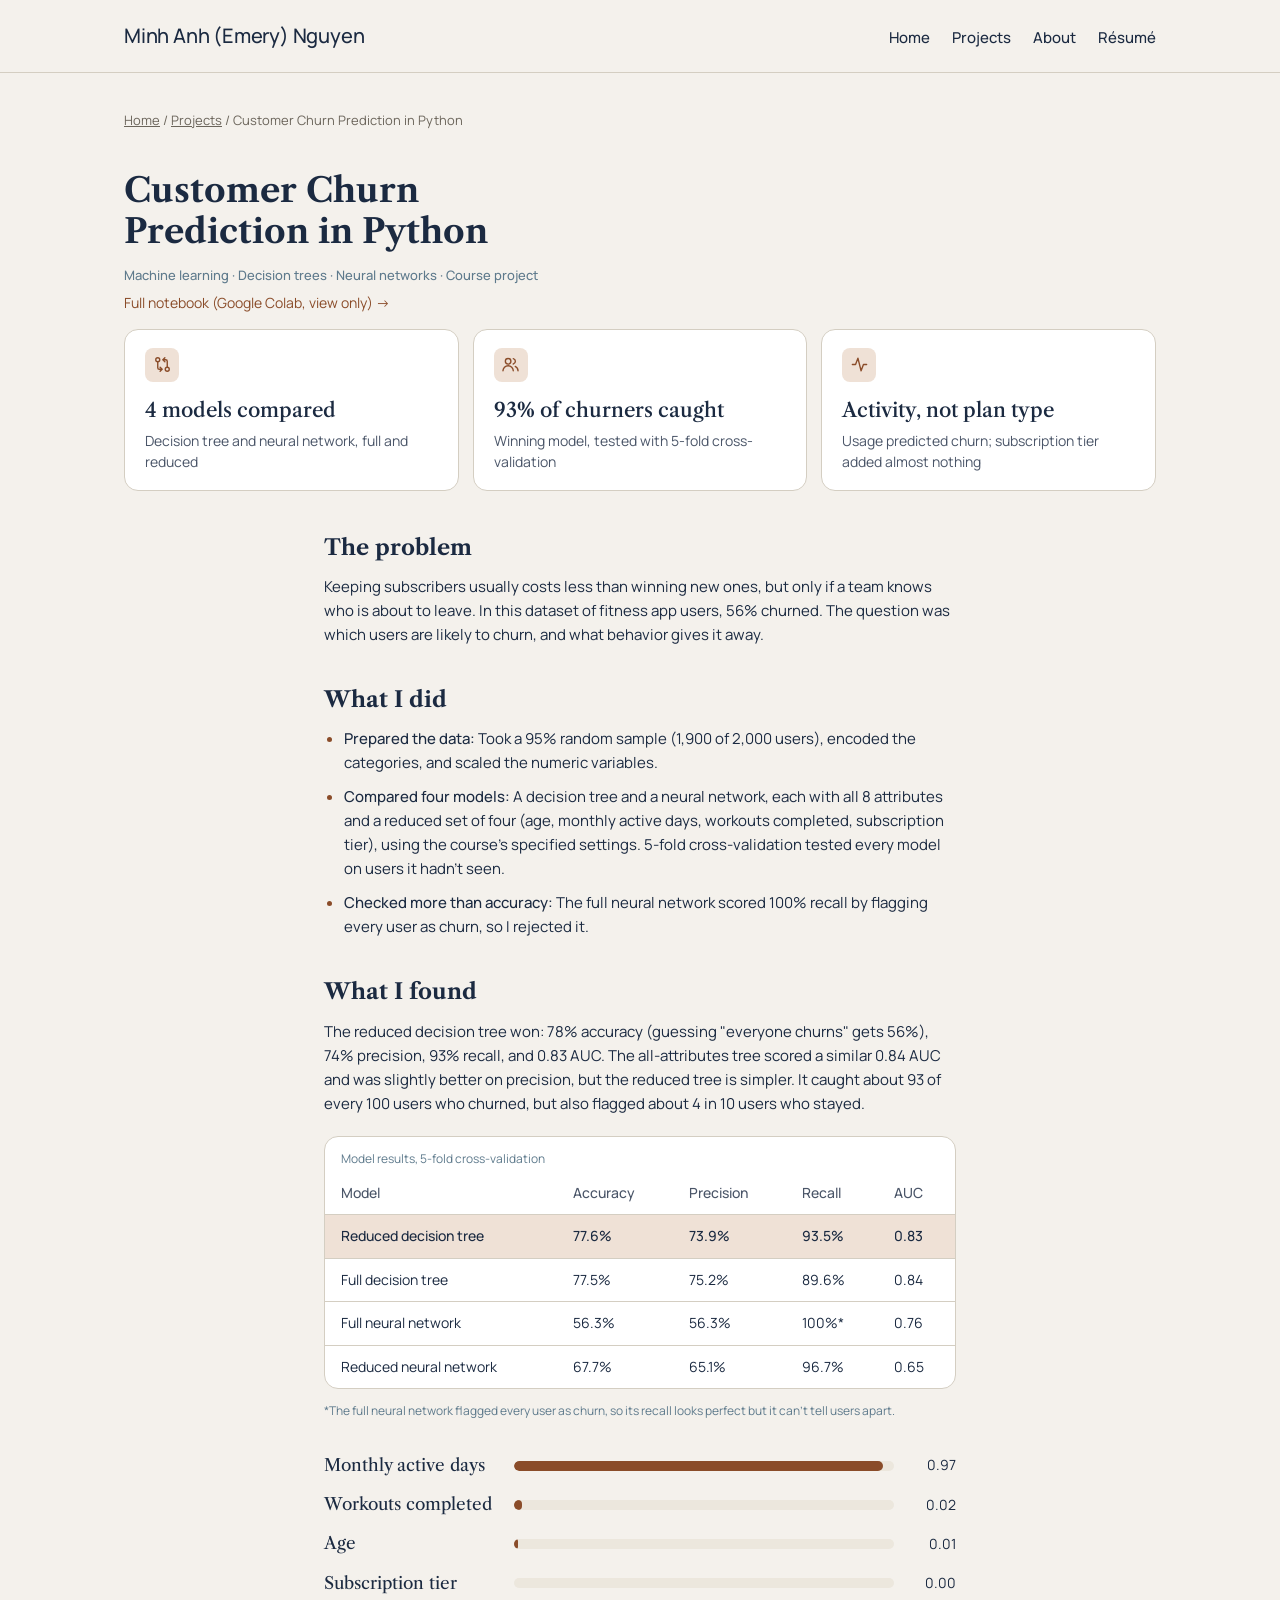
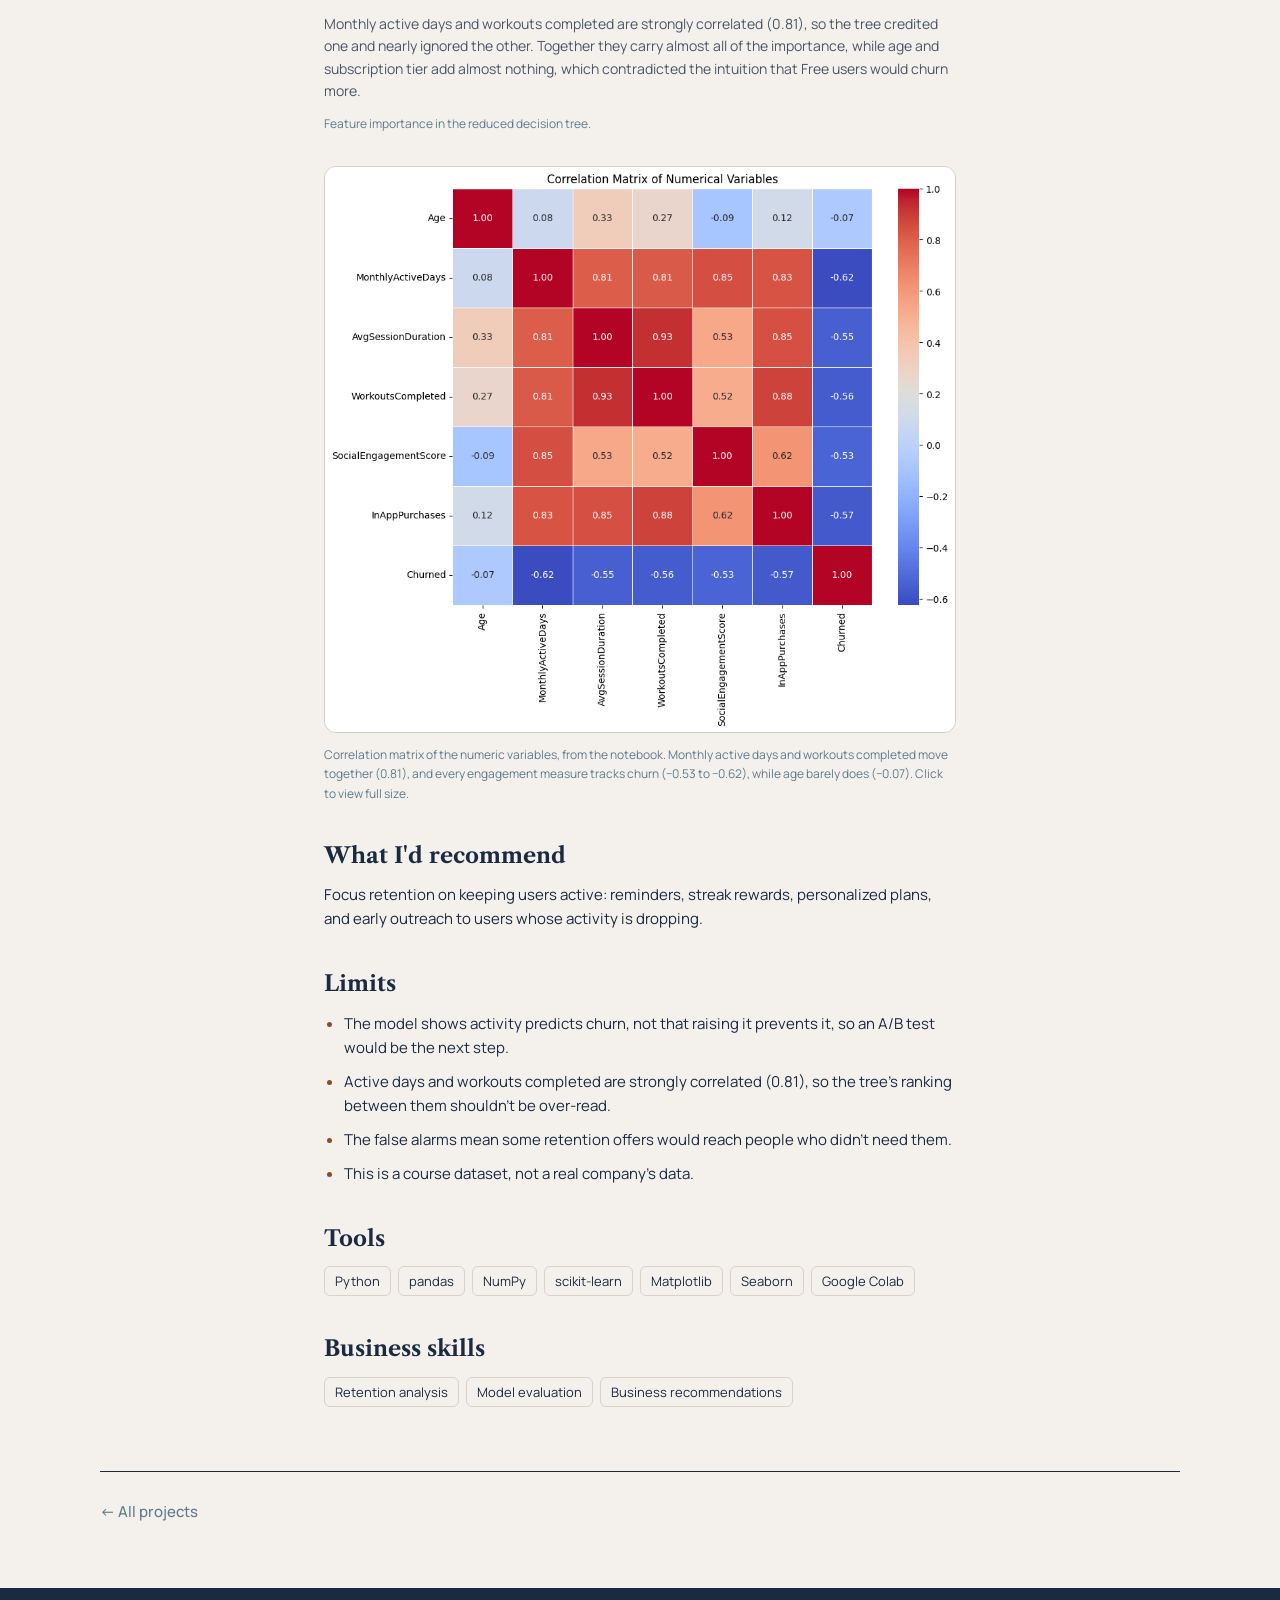
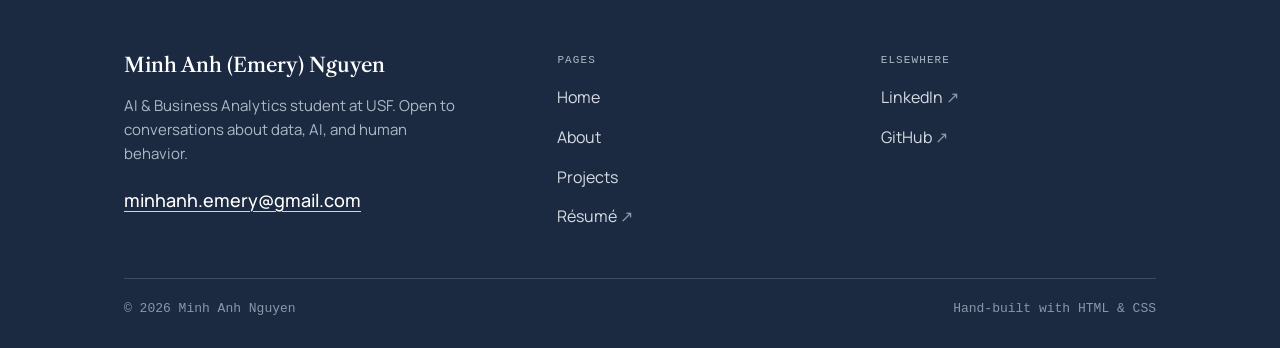
<file: projects/churn-prediction.html>
<!DOCTYPE html>
<html lang="en">
<head>
  <meta charset="UTF-8">
  <meta name="viewport" content="width=device-width, initial-scale=1.0">
  <title>Customer Churn Prediction in Python | Minh Anh Nguyen</title>
  <meta name="description" content="Predicting which fitness app users will churn, comparing decision trees and neural networks, and finding that user activity, not subscription tier, signals churn.">
  <meta property="og:title" content="Customer Churn Prediction in Python | Minh Anh Nguyen">
  <link rel="icon" href="../images/favicon.ico" sizes="32x32">
  <link rel="icon" href="../images/favicon.svg" type="image/svg+xml">
  <link rel="apple-touch-icon" href="../images/apple-touch-icon.png">
  <link rel="preconnect" href="https://fonts.googleapis.com">
  <link rel="preconnect" href="https://fonts.gstatic.com" crossorigin>
  <link rel="stylesheet" href="https://fonts.googleapis.com/css2?family=Libre+Caslon+Text:wght@400;700&family=Manrope:wght@400;500&display=swap">
  <link rel="stylesheet" href="../styles.css">
</head>
<body>

  <nav class="nav">
    <div class="nav__inner">
      <a href="../index.html" class="wordmark">Minh Anh <span class="name-nick">(Emery)</span> Nguyen</a>
      <div class="nav__links">
        <a href="../index.html">Home</a>
        <a href="../projects.html">Projects</a>
        <a href="../index.html#about">About</a>
        <a href="../MinhAnhNguyen_resume.pdf" target="_blank" rel="noopener noreferrer">Résumé</a>
      </div>
    </div>
  </nav>

  <div class="wrap">
    <p class="breadcrumb"><a href="../index.html">Home</a> / <a href="../projects.html">Projects</a> / Customer Churn Prediction in Python</p>
  </div>

  <div class="wrap case">
    <h1 class="case__title">Customer Churn Prediction in Python</h1>
    <p class="case__context">Machine learning · Decision trees · Neural networks · Course project</p>
    <div class="case__notebook">
      <a href="https://colab.research.google.com/drive/1eWVoI1bKc9-JwcHitXIuwhDHcp7WKOSF?usp=sharing" target="_blank" rel="noopener">Full notebook (Google Colab, view only) →</a>
    </div>

    <div class="stats">
      <div class="stat">
        <div class="stat__icon" aria-hidden="true"><svg viewBox="0 0 24 24"><circle cx="6" cy="6" r="2.5"/><circle cx="18" cy="18" r="2.5"/><path d="M13 6h3a2 2 0 0 1 2 2v7.5"/><path d="M11 18H8a2 2 0 0 1-2-2V8.5"/><path d="M15 3.5L12.5 6 15 8.5M9 15.5l2.5 2.5L9 20.5"/></svg></div>
        <strong>4 models compared</strong>
        <span>Decision tree and neural network, full and reduced</span>
      </div>
      <div class="stat">
        <div class="stat__icon" aria-hidden="true"><svg viewBox="0 0 24 24"><circle cx="9" cy="8" r="3.5"/><path d="M2.5 20a6.5 6.5 0 0 1 13 0"/><path d="M15.5 4.6a3.5 3.5 0 0 1 0 6.8M18 14.5a6.5 6.5 0 0 1 3.5 5.5"/></svg></div>
        <strong>93% of churners caught</strong>
        <span>Winning model, tested with 5-fold cross-validation</span>
      </div>
      <div class="stat">
        <div class="stat__icon" aria-hidden="true"><svg viewBox="0 0 24 24"><path d="M3 12h4l3-8 4 16 3-8h4"/></svg></div>
        <strong>Activity, not plan type</strong>
        <span>Usage predicted churn; subscription tier added almost nothing</span>
      </div>
    </div>
  </div>

  <div class="wrap case__body">
    <h2>The problem</h2>
    <p>
      Keeping subscribers usually costs less than winning new ones, but only if a team knows who is about to
      leave. In this dataset of fitness app users, 56% churned. The question was which users are likely to churn,
      and what behavior gives it away.
    </p>

    <h2>What I did</h2>
    <ul class="case__list">
      <li>
        <strong>Prepared the data:</strong> Took a 95% random sample (1,900 of 2,000 users), encoded the
        categories, and scaled the numeric variables.
      </li>
      <li>
        <strong>Compared four models:</strong> A decision tree and a neural network, each with all 8 attributes and
        a reduced set of four (age, monthly active days, workouts completed, subscription tier), using the course's
        specified settings. 5-fold cross-validation tested every model on users it hadn't seen.
      </li>
      <li>
        <strong>Checked more than accuracy:</strong> The full neural network scored 100% recall by flagging every
        user as churn, so I rejected it.
      </li>
    </ul>

    <h2>What I found</h2>
    <p>
      The reduced decision tree won: 78% accuracy (guessing "everyone churns" gets 56%), 74% precision, 93% recall,
      and 0.83 AUC. The all-attributes tree scored a similar 0.84 AUC and was slightly better on precision, but the
      reduced tree is simpler. It caught about 93 of every 100 users who churned, but also flagged about 4 in 10
      users who stayed.
    </p>

    <div class="results">
      <table class="results__table">
        <caption>Model results, 5-fold cross-validation</caption>
        <thead>
          <tr>
            <th scope="col">Model</th>
            <th scope="col">Accuracy</th>
            <th scope="col">Precision</th>
            <th scope="col">Recall</th>
            <th scope="col">AUC</th>
          </tr>
        </thead>
        <tbody>
          <tr class="results__best">
            <th scope="row">Reduced decision tree</th>
            <td>77.6%</td>
            <td>73.9%</td>
            <td>93.5%</td>
            <td>0.83</td>
          </tr>
          <tr>
            <th scope="row">Full decision tree</th>
            <td>77.5%</td>
            <td>75.2%</td>
            <td>89.6%</td>
            <td>0.84</td>
          </tr>
          <tr>
            <th scope="row">Full neural network</th>
            <td>56.3%</td>
            <td>56.3%</td>
            <td>100%*</td>
            <td>0.76</td>
          </tr>
          <tr>
            <th scope="row">Reduced neural network</th>
            <td>67.7%</td>
            <td>65.1%</td>
            <td>96.7%</td>
            <td>0.65</td>
          </tr>
        </tbody>
      </table>
    </div>
    <div class="case__caption">*The full neural network flagged every user as churn, so its recall looks perfect but it can't tell users apart.</div>

    <ul class="bars" aria-label="Feature importance in the reduced decision tree">
      <li class="bar">
        <span class="bar__label">Monthly active days</span>
        <span class="bar__track" aria-hidden="true"><span class="bar__fill" style="width: 97%"></span></span>
        <span class="bar__value">0.97</span>
      </li>
      <li class="bar">
        <span class="bar__label">Workouts completed</span>
        <span class="bar__track" aria-hidden="true"><span class="bar__fill" style="width: 2%"></span></span>
        <span class="bar__value">0.02</span>
      </li>
      <li class="bar">
        <span class="bar__label">Age</span>
        <span class="bar__track" aria-hidden="true"><span class="bar__fill" style="width: 1%"></span></span>
        <span class="bar__value">0.01</span>
      </li>
      <li class="bar">
        <span class="bar__label">Subscription tier</span>
        <span class="bar__track" aria-hidden="true"></span>
        <span class="bar__value">0.00</span>
      </li>
    </ul>
    <div class="bars__note">
      Monthly active days and workouts completed are strongly correlated (0.81), so the tree credited one and nearly
      ignored the other. Together they carry almost all of the importance, while age and subscription tier add
      almost nothing, which contradicted the intuition that Free users would churn more.
    </div>
    <div class="case__caption">Feature importance in the reduced decision tree.</div>

    <a class="case__zoom" href="../images/churn-correlation.png" target="_blank" rel="noopener"><img src="../images/churn-correlation.png" width="931" height="836" alt="Correlation matrix of the numeric variables: age, monthly active days, average session duration, workouts completed, social engagement score, in-app purchases, and churn."></a>
    <div class="case__caption">Correlation matrix of the numeric variables, from the notebook. Monthly active days and workouts completed move together (0.81), and every engagement measure tracks churn (−0.53 to −0.62), while age barely does (−0.07). Click to view full size.</div>

    <h2>What I'd recommend</h2>
    <p>
      Focus retention on keeping users active: reminders, streak rewards, personalized plans, and early outreach to
      users whose activity is dropping.
    </p>

    <h2>Limits</h2>
    <ul class="case__list">
      <li>The model shows activity predicts churn, not that raising it prevents it, so an A/B test would be the next step.</li>
      <li>Active days and workouts completed are strongly correlated (0.81), so the tree's ranking between them shouldn't be over-read.</li>
      <li>The false alarms mean some retention offers would reach people who didn't need them.</li>
      <li>This is a course dataset, not a real company's data.</li>
    </ul>

    <h2>Tools</h2>
    <ul class="chips">
      <li>Python</li>
      <li>pandas</li>
      <li>NumPy</li>
      <li>scikit-learn</li>
      <li>Matplotlib</li>
      <li>Seaborn</li>
      <li>Google Colab</li>
    </ul>

    <h2>Business skills</h2>
    <ul class="chips">
      <li>Retention analysis</li>
      <li>Model evaluation</li>
      <li>Business recommendations</li>
    </ul>
  </div>

  <div class="wrap case-nav">
    <a href="../projects.html">← All projects</a>
  </div>

  <footer class="foot">
    <div class="wrap">
      <div class="foot-grid">
        <div class="foot-brand">
          <p class="foot-name">Minh Anh <span class="name-nick">(Emery)</span> Nguyen</p>
          <p class="foot-blurb">AI &amp; Business Analytics student at USF. Open to conversations about data, AI, and human behavior.</p>
          <a class="foot-email" href="mailto:minhanh.emery@gmail.com">minhanh.emery@gmail.com</a>
        </div>
        <nav class="foot-col" aria-label="Footer pages">
          <p class="foot-label">Pages</p>
          <ul class="foot-links">
            <li><a href="../index.html">Home</a></li>
            <li><a href="../index.html#about">About</a></li>
            <li><a href="../projects.html">Projects</a></li>
            <li><a href="../MinhAnhNguyen_resume.pdf" target="_blank" rel="noopener noreferrer">Résumé <span class="foot-ext" aria-hidden="true">↗</span></a></li>
          </ul>
        </nav>
        <div class="foot-col">
          <p class="foot-label">Elsewhere</p>
          <ul class="foot-links">
            <li><a href="https://www.linkedin.com/in/minhanh-emery/" target="_blank" rel="noopener">LinkedIn <span class="foot-ext" aria-hidden="true">↗</span></a></li>
            <li><a href="https://github.com/minhanh-ng" target="_blank" rel="noopener">GitHub <span class="foot-ext" aria-hidden="true">↗</span></a></li>
          </ul>
        </div>
      </div>
      <div class="foot-bottom">
        <p>© 2026 Minh Anh Nguyen</p>
        <p>Hand-built with HTML &amp; CSS</p>
      </div>
    </div>
  </footer>

</body>
</html>
</file>
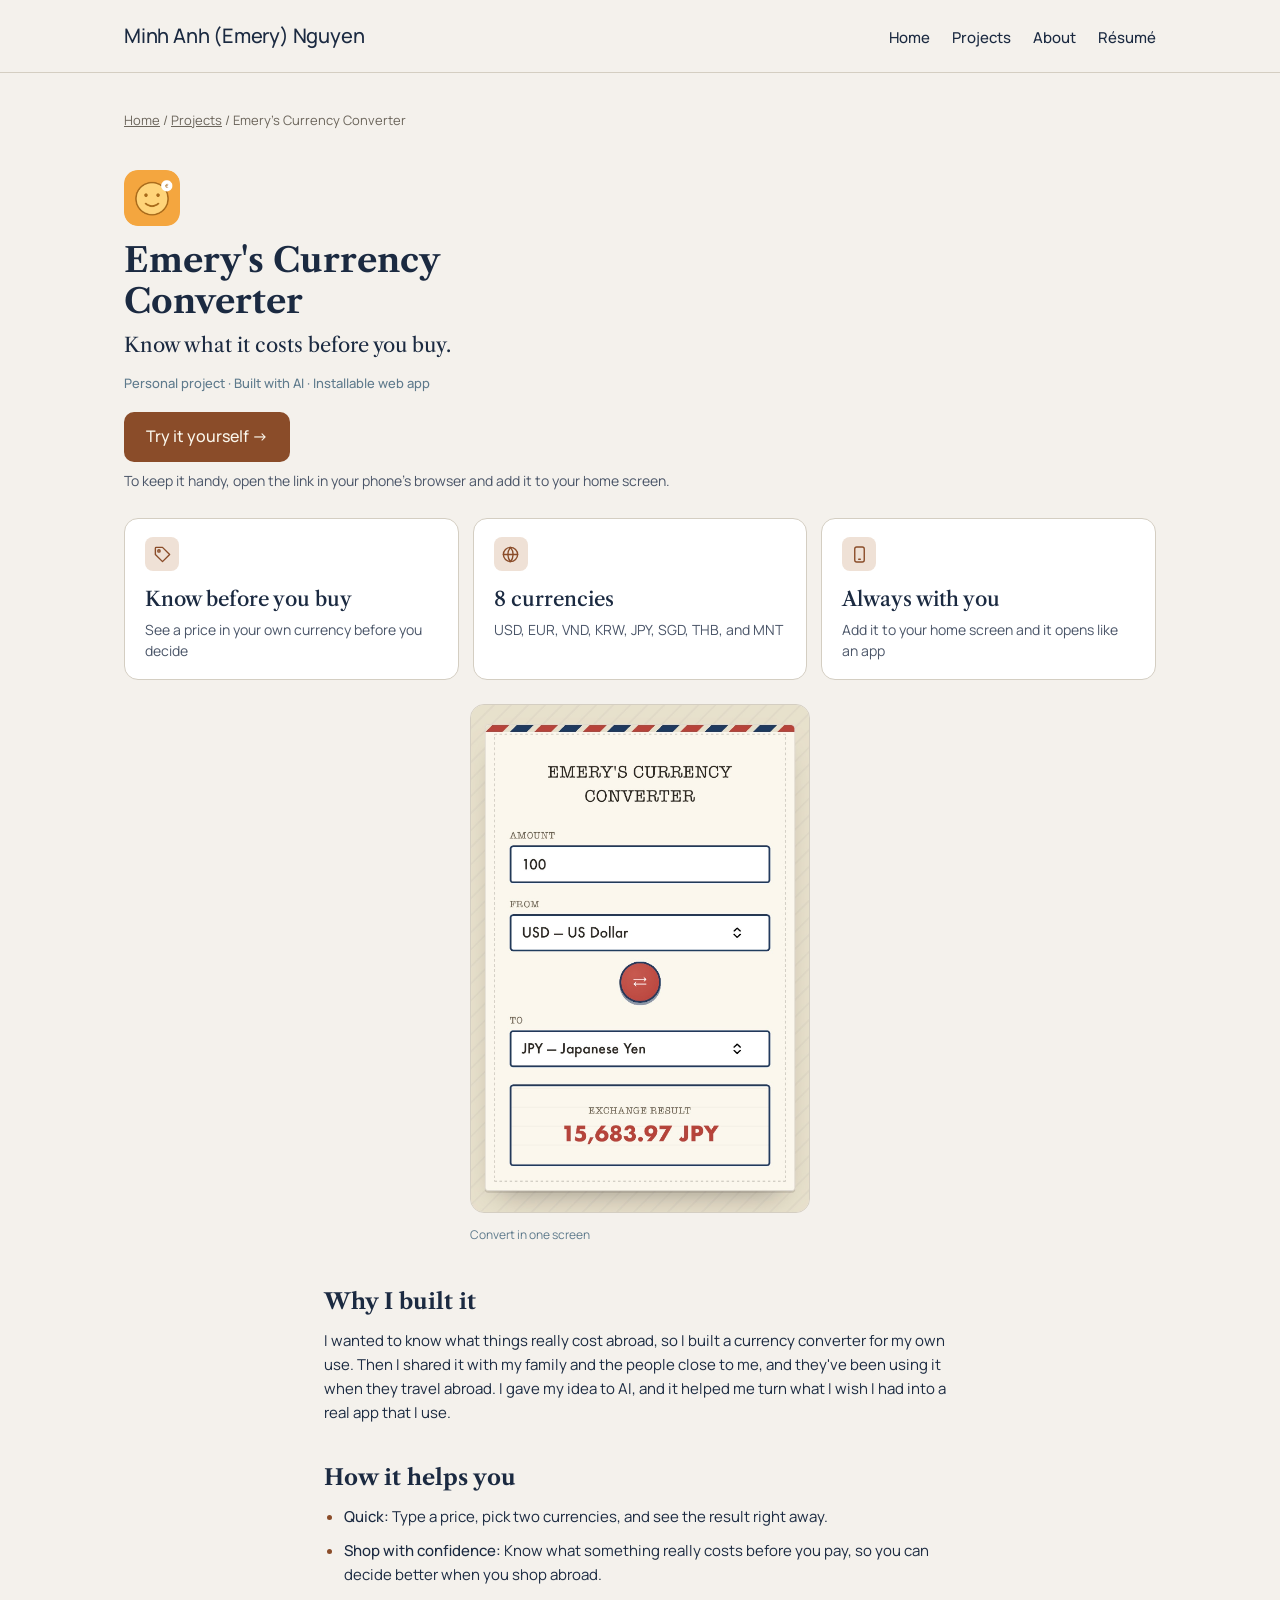
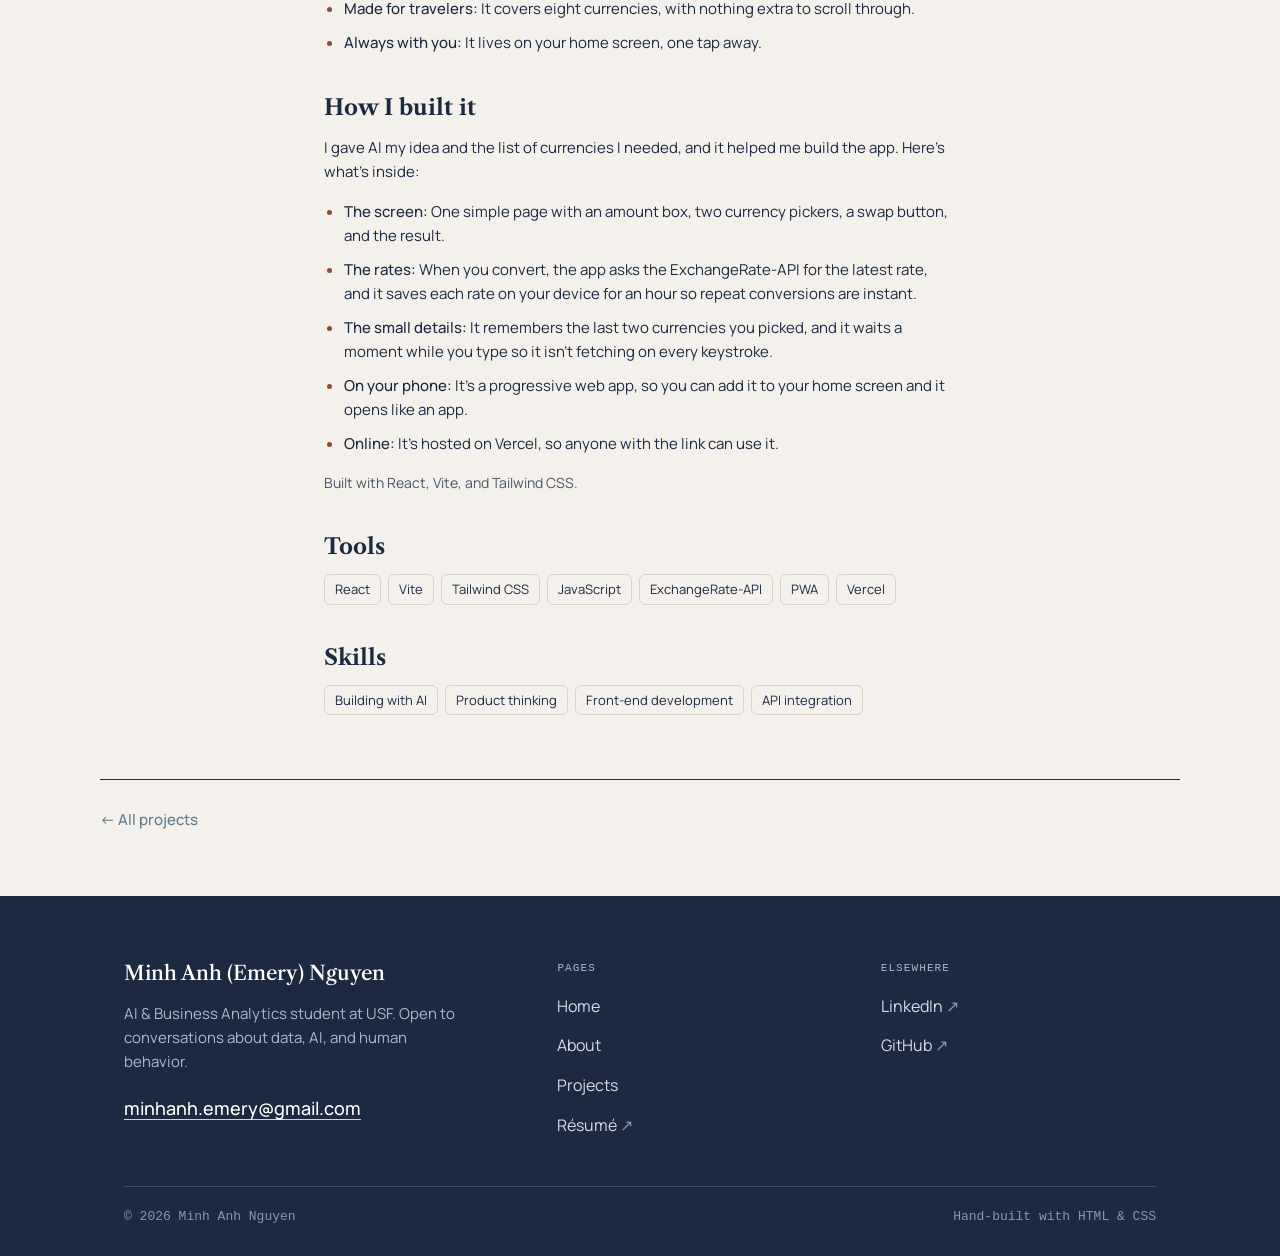
<file: projects/currency-converter.html>
<!DOCTYPE html>
<html lang="en">
<head>
  <meta charset="UTF-8">
  <meta name="viewport" content="width=device-width, initial-scale=1.0">
  <title>Emery's Currency Converter | Minh Anh Nguyen</title>
  <meta name="description" content="A travel currency converter that shows what things cost in your own currency, so you can decide before you buy. Built for my own trips.">
  <meta property="og:title" content="Emery's Currency Converter | Minh Anh Nguyen">
  <link rel="icon" href="../images/favicon.ico" sizes="32x32">
  <link rel="icon" href="../images/favicon.svg" type="image/svg+xml">
  <link rel="apple-touch-icon" href="../images/apple-touch-icon.png">
  <link rel="preconnect" href="https://fonts.googleapis.com">
  <link rel="preconnect" href="https://fonts.gstatic.com" crossorigin>
  <link rel="stylesheet" href="https://fonts.googleapis.com/css2?family=Libre+Caslon+Text:wght@400;700&family=Manrope:wght@400;500&display=swap">
  <link rel="stylesheet" href="../styles.css">
</head>
<body>

  <nav class="nav">
    <div class="nav__inner">
      <a href="../index.html" class="wordmark">Minh Anh <span class="name-nick">(Emery)</span> Nguyen</a>
      <div class="nav__links">
        <a href="../index.html">Home</a>
        <a href="../projects.html">Projects</a>
        <a href="../index.html#about">About</a>
        <a href="../MinhAnhNguyen_resume.pdf" target="_blank" rel="noopener noreferrer">Résumé</a>
      </div>
    </div>
  </nav>

  <div class="wrap">
    <p class="breadcrumb"><a href="../index.html">Home</a> / <a href="../projects.html">Projects</a> / Emery's Currency Converter</p>
  </div>

  <div class="wrap case">
    <img class="case__icon" src="../images/converter-icon.png" width="192" height="192" alt="Emery's Currency Converter app icon: a smiling face with a euro badge.">
    <h1 class="case__title">Emery's Currency Converter</h1>
    <p class="case__tagline">Know what it costs before you buy.</p>
    <p class="case__context">Personal project · Built with AI · Installable web app</p>
    <div class="case__try">
      <a class="case__cta" href="https://currency-converter-app-six-silk.vercel.app/" target="_blank" rel="noopener">Try it yourself →</a>
      <div class="case__try-note">To keep it handy, open the link in your phone's browser and add it to your home screen.</div>
    </div>

    <div class="stats">
      <div class="stat">
        <div class="stat__icon" aria-hidden="true"><svg viewBox="0 0 24 24"><path d="M3 12V4a1 1 0 0 1 1-1h8l9 9-9 9z"/><circle cx="7.5" cy="7.5" r="1.5"/></svg></div>
        <strong>Know before you buy</strong>
        <span>See a price in your own currency before you decide</span>
      </div>
      <div class="stat">
        <div class="stat__icon" aria-hidden="true"><svg viewBox="0 0 24 24"><circle cx="12" cy="12" r="9"/><path d="M3 12h18"/><path d="M12 3a14 14 0 0 1 0 18a14 14 0 0 1 0-18z"/></svg></div>
        <strong>8 currencies</strong>
        <span>USD, EUR, VND, KRW, JPY, SGD, THB, and MNT</span>
      </div>
      <div class="stat">
        <div class="stat__icon" aria-hidden="true"><svg viewBox="0 0 24 24"><rect x="6" y="2.5" width="12" height="19" rx="2.5"/><path d="M11 18h2"/></svg></div>
        <strong>Always with you</strong>
        <span>Add it to your home screen and it opens like an app</span>
      </div>
    </div>

    <div class="shots shots--solo">
      <figure class="shot">
        <a href="../images/converter-main.png" target="_blank" rel="noopener"><img src="../images/converter-main.png" width="1179" height="1769" alt="Currency converter app converting 100 US dollars to Japanese yen."></a>
        <figcaption class="case__caption">Convert in one screen</figcaption>
      </figure>
    </div>
  </div>

  <div class="wrap case__body">
    <h2>Why I built it</h2>
    <p>
      I wanted to know what things really cost abroad, so I built a currency converter for my own use. Then I shared it
      with my family and the people close to me, and they've been using it when they travel abroad. I gave my idea to
      AI, and it helped me turn what I wish I had into a real app that I use.
    </p>

    <h2>How it helps you</h2>
    <ul class="case__list">
      <li><strong>Quick:</strong> Type a price, pick two currencies, and see the result right away.</li>
      <li><strong>Shop with confidence:</strong> Know what something really costs before you pay, so you can decide better when you shop abroad.</li>
      <li><strong>Made for travelers:</strong> It covers eight currencies, with nothing extra to scroll through.</li>
      <li><strong>Always with you:</strong> It lives on your home screen, one tap away.</li>
    </ul>

    <h2>How I built it</h2>
    <p>I gave AI my idea and the list of currencies I needed, and it helped me build the app. Here's what's inside:</p>
    <ul class="case__list">
      <li><strong>The screen:</strong> One simple page with an amount box, two currency pickers, a swap button, and the result.</li>
      <li><strong>The rates:</strong> When you convert, the app asks the ExchangeRate-API for the latest rate, and it saves each rate on your device for an hour so repeat conversions are instant.</li>
      <li><strong>The small details:</strong> It remembers the last two currencies you picked, and it waits a moment while you type so it isn't fetching on every keystroke.</li>
      <li><strong>On your phone:</strong> It's a progressive web app, so you can add it to your home screen and it opens like an app.</li>
      <li><strong>Online:</strong> It's hosted on Vercel, so anyone with the link can use it.</li>
    </ul>
    <p class="case__plain">Built with React, Vite, and Tailwind CSS.</p>

    <h2>Tools</h2>
    <ul class="chips">
      <li>React</li>
      <li>Vite</li>
      <li>Tailwind CSS</li>
      <li>JavaScript</li>
      <li>ExchangeRate-API</li>
      <li>PWA</li>
      <li>Vercel</li>
    </ul>

    <h2>Skills</h2>
    <ul class="chips">
      <li>Building with AI</li>
      <li>Product thinking</li>
      <li>Front-end development</li>
      <li>API integration</li>
    </ul>
  </div>

  <div class="wrap case-nav">
    <a href="../projects.html">← All projects</a>
  </div>

  <footer class="foot">
    <div class="wrap">
      <div class="foot-grid">
        <div class="foot-brand">
          <p class="foot-name">Minh Anh <span class="name-nick">(Emery)</span> Nguyen</p>
          <p class="foot-blurb">AI &amp; Business Analytics student at USF. Open to conversations about data, AI, and human behavior.</p>
          <a class="foot-email" href="mailto:minhanh.emery@gmail.com">minhanh.emery@gmail.com</a>
        </div>
        <nav class="foot-col" aria-label="Footer pages">
          <p class="foot-label">Pages</p>
          <ul class="foot-links">
            <li><a href="../index.html">Home</a></li>
            <li><a href="../index.html#about">About</a></li>
            <li><a href="../projects.html">Projects</a></li>
            <li><a href="../MinhAnhNguyen_resume.pdf" target="_blank" rel="noopener noreferrer">Résumé <span class="foot-ext" aria-hidden="true">↗</span></a></li>
          </ul>
        </nav>
        <div class="foot-col">
          <p class="foot-label">Elsewhere</p>
          <ul class="foot-links">
            <li><a href="https://www.linkedin.com/in/minhanh-emery/" target="_blank" rel="noopener">LinkedIn <span class="foot-ext" aria-hidden="true">↗</span></a></li>
            <li><a href="https://github.com/minhanh-ng" target="_blank" rel="noopener">GitHub <span class="foot-ext" aria-hidden="true">↗</span></a></li>
          </ul>
        </div>
      </div>
      <div class="foot-bottom">
        <p>© 2026 Minh Anh Nguyen</p>
        <p>Hand-built with HTML &amp; CSS</p>
      </div>
    </div>
  </footer>

</body>
</html>
</file>
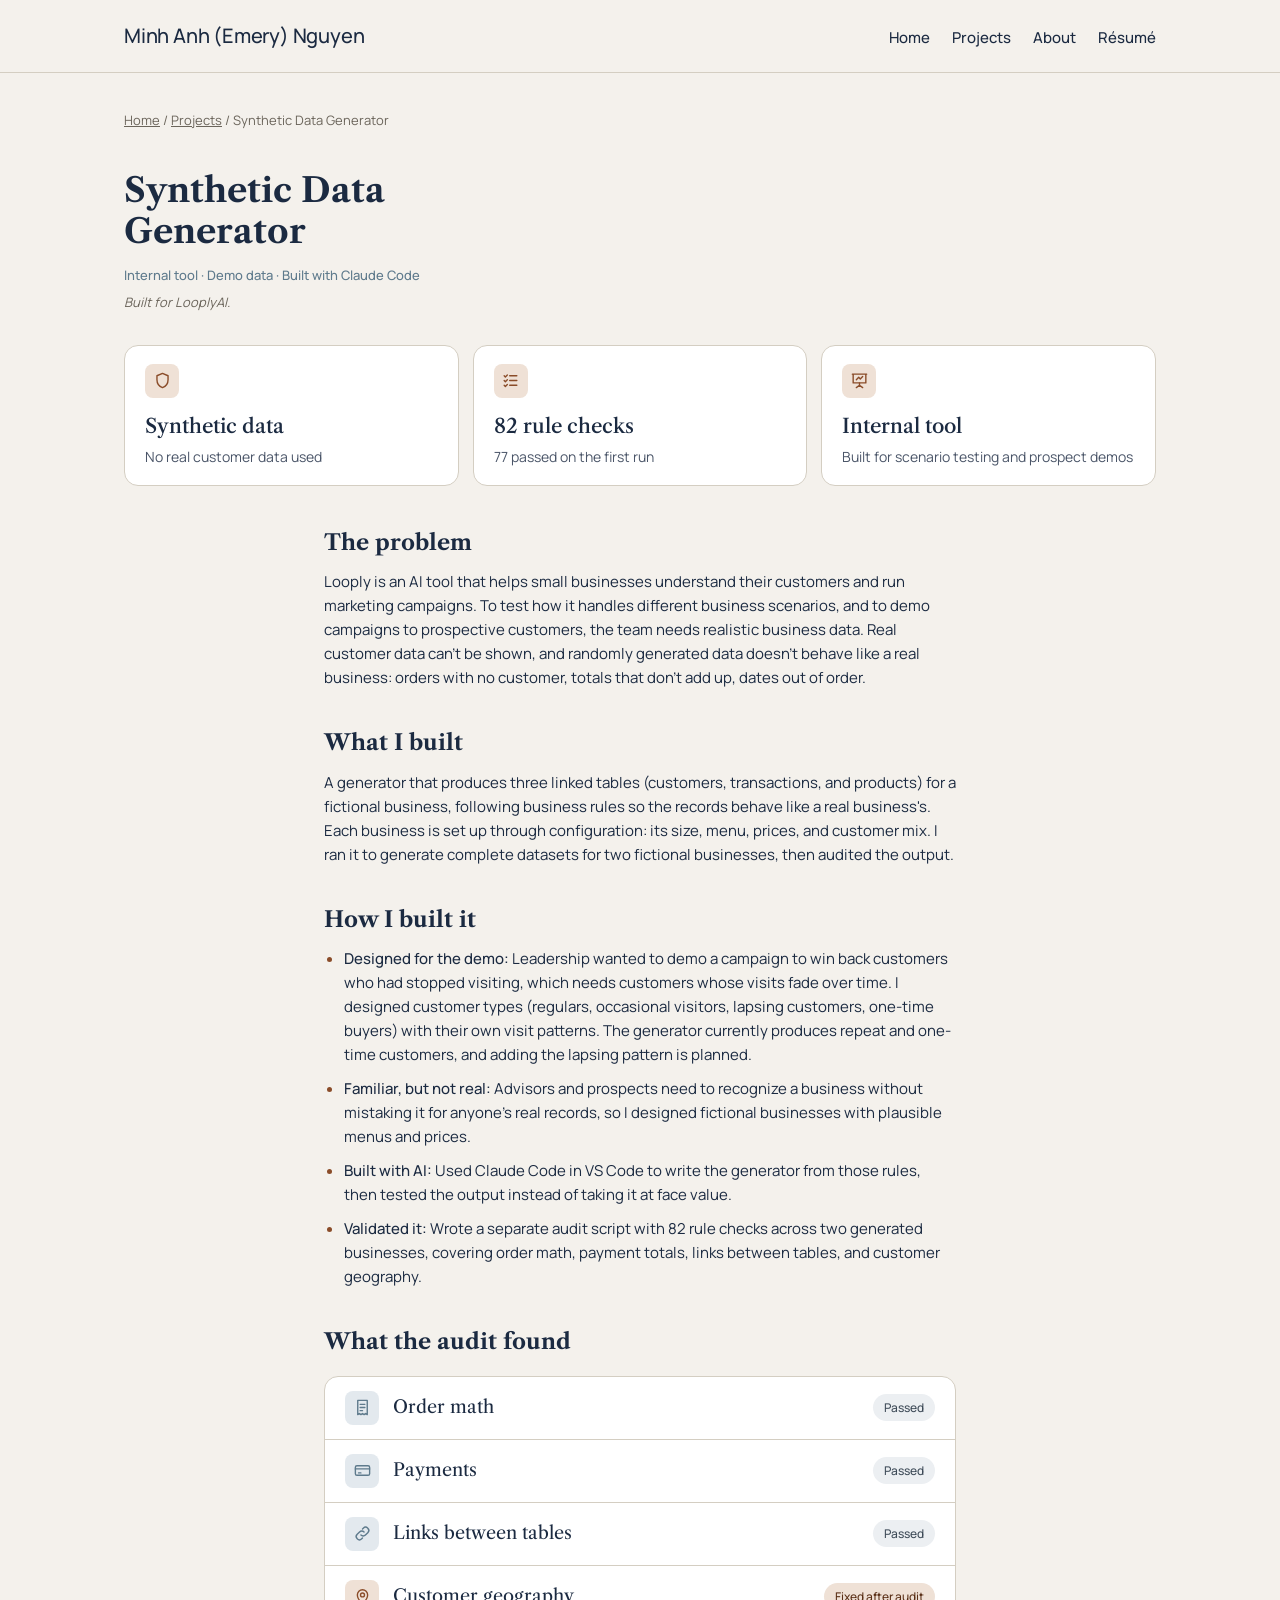
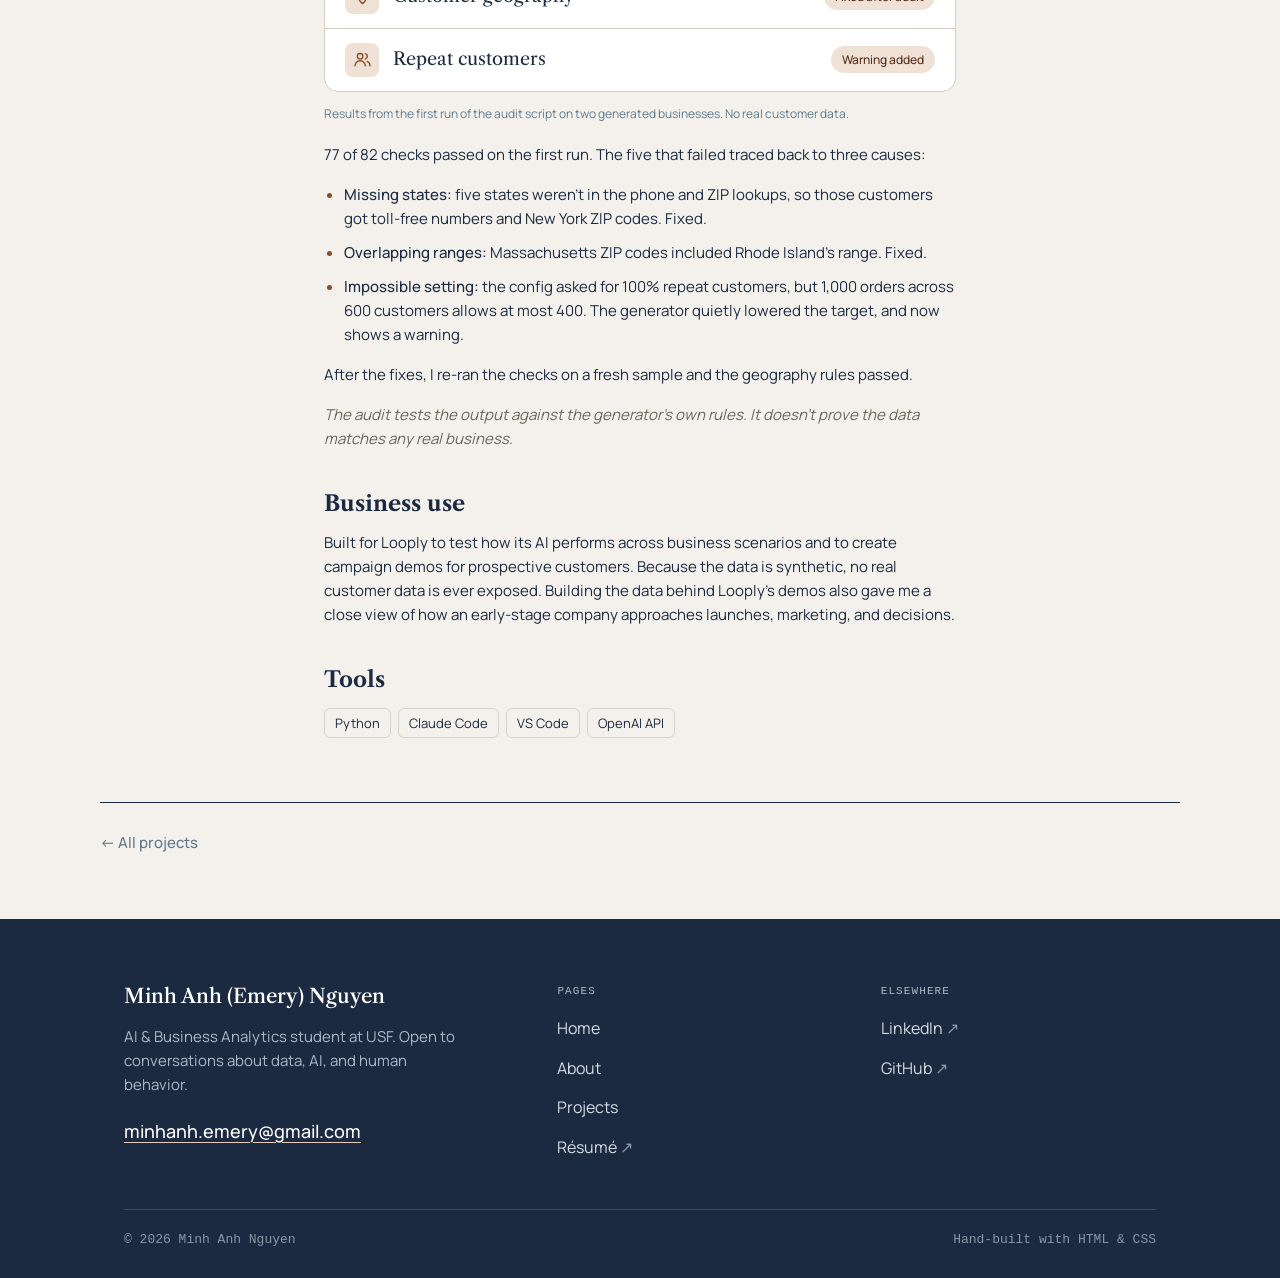
<file: projects/datagen.html>
<!DOCTYPE html>
<html lang="en">
<head>
  <meta charset="UTF-8">
  <meta name="viewport" content="width=device-width, initial-scale=1.0">
  <title>Synthetic Data Generator | Minh Anh Nguyen</title>
  <meta name="description" content="A generator built with Claude Code that produces realistic, rule-following business data for demos and scenario testing, validated with 82 rule checks. No real customer data.">
  <meta property="og:title" content="Synthetic Data Generator | Minh Anh Nguyen">
  <link rel="icon" href="../images/favicon.ico" sizes="32x32">
  <link rel="icon" href="../images/favicon.svg" type="image/svg+xml">
  <link rel="apple-touch-icon" href="../images/apple-touch-icon.png">
  <link rel="preconnect" href="https://fonts.googleapis.com">
  <link rel="preconnect" href="https://fonts.gstatic.com" crossorigin>
  <link rel="stylesheet" href="https://fonts.googleapis.com/css2?family=Libre+Caslon+Text:wght@400;700&family=Manrope:wght@400;500&display=swap">
  <link rel="stylesheet" href="../styles.css">
</head>
<body>

  <nav class="nav">
    <div class="nav__inner">
      <a href="../index.html" class="wordmark">Minh Anh <span class="name-nick">(Emery)</span> Nguyen</a>
      <div class="nav__links">
        <a href="../index.html">Home</a>
        <a href="../projects.html">Projects</a>
        <a href="../index.html#about">About</a>
        <a href="../MinhAnhNguyen_resume.pdf" target="_blank" rel="noopener noreferrer">Résumé</a>
      </div>
    </div>
  </nav>

  <div class="wrap">
    <p class="breadcrumb"><a href="../index.html">Home</a> / <a href="../projects.html">Projects</a> / Synthetic Data Generator</p>
  </div>

  <div class="wrap case">
    <h1 class="case__title">Synthetic Data Generator</h1>
    <p class="case__context">Internal tool · Demo data · Built with Claude Code</p>
    <p class="case__confidential">Built for LooplyAI.</p>

    <div class="stats">
      <div class="stat">
        <div class="stat__icon" aria-hidden="true"><svg viewBox="0 0 24 24"><path d="M12 3l7 3v5c0 4.5-3 8.5-7 10-4-1.5-7-5.5-7-10V6z"/></svg></div>
        <strong>Synthetic data</strong>
        <span>No real customer data used</span>
      </div>
      <div class="stat">
        <div class="stat__icon" aria-hidden="true"><svg viewBox="0 0 24 24"><path d="M4 6l1.5 1.5L8 5M4 12l1.5 1.5L8 11M4 18l1.5 1.5L8 17"/><path d="M11 6h9M11 12h9M11 18h9"/></svg></div>
        <strong>82 rule checks</strong>
        <span>77 passed on the first run</span>
      </div>
      <div class="stat">
        <div class="stat__icon" aria-hidden="true"><svg viewBox="0 0 24 24"><path d="M3 4h18M4 4v11h16V4"/><path d="M12 15v3M8 21l4-3 4 3"/><path d="M8 11l3-3 2 2 3-3"/></svg></div>
        <strong>Internal tool</strong>
        <span>Built for scenario testing and prospect demos</span>
      </div>
    </div>
  </div>

  <div class="wrap case__body">
    <h2>The problem</h2>
    <p>
      Looply is an AI tool that helps small businesses understand their customers and run marketing campaigns.
      To test how it handles different business scenarios, and to demo campaigns to prospective customers, the
      team needs realistic business data. Real customer data can't be shown, and randomly generated data doesn't
      behave like a real business: orders with no customer, totals that don't add up, dates out of order.
    </p>

    <h2>What I built</h2>
    <p>
      A generator that produces three linked tables (customers, transactions, and products) for a fictional
      business, following business rules so the records behave like a real business's. Each business is set up
      through configuration: its size, menu, prices, and customer mix. I ran it to generate complete datasets
      for two fictional businesses, then audited the output.
    </p>

    <h2>How I built it</h2>
    <ul class="case__list">
      <li>
        <strong>Designed for the demo:</strong> Leadership wanted to demo a campaign to win back customers who
        had stopped visiting, which needs customers whose visits fade over time. I designed customer types
        (regulars, occasional visitors, lapsing customers, one-time buyers) with their own visit patterns. The
        generator currently produces repeat and one-time customers, and adding the lapsing pattern is planned.
      </li>
      <li>
        <strong>Familiar, but not real:</strong> Advisors and prospects need to recognize a business without
        mistaking it for anyone's real records, so I designed fictional businesses with plausible menus and prices.
      </li>
      <li>
        <strong>Built with AI:</strong> Used Claude Code in VS Code to write the generator from those rules, then
        tested the output instead of taking it at face value.
      </li>
      <li>
        <strong>Validated it:</strong> Wrote a separate audit script with 82 rule checks across two generated
        businesses, covering order math, payment totals, links between tables, and customer geography.
      </li>
    </ul>

    <h2>What the audit found</h2>
    <div class="factors">
      <ul class="factors__card">
        <li class="factor factor--passed">
          <span class="factor__icon" aria-hidden="true"><svg viewBox="0 0 24 24"><path d="M6 3h12v18l-2-1.5-2 1.5-2-1.5-2 1.5-2-1.5L6 21z"/><path d="M9 8h6M9 12h6M9 16h3"/></svg></span>
          <span class="factor__name">Order math</span>
          <span class="factor__pill">Passed</span>
        </li>
        <li class="factor factor--passed">
          <span class="factor__icon" aria-hidden="true"><svg viewBox="0 0 24 24"><rect x="3" y="6" width="18" height="12" rx="2"/><path d="M3 10h18M7 15h3"/></svg></span>
          <span class="factor__name">Payments</span>
          <span class="factor__pill">Passed</span>
        </li>
        <li class="factor factor--passed">
          <span class="factor__icon" aria-hidden="true"><svg viewBox="0 0 24 24"><path d="M10 14a4 4 0 0 0 5.7 0l3-3a4 4 0 0 0-5.7-5.7l-1 1"/><path d="M14 10a4 4 0 0 0-5.7 0l-3 3a4 4 0 0 0 5.7 5.7l1-1"/></svg></span>
          <span class="factor__name">Links between tables</span>
          <span class="factor__pill">Passed</span>
        </li>
        <li class="factor factor--flagged">
          <span class="factor__icon" aria-hidden="true"><svg viewBox="0 0 24 24"><path d="M12 21s-6.5-6-6.5-11a6.5 6.5 0 0 1 13 0c0 5-6.5 11-6.5 11z"/><circle cx="12" cy="10" r="2.5"/></svg></span>
          <span class="factor__name">Customer geography</span>
          <span class="factor__pill">Fixed after audit</span>
        </li>
        <li class="factor factor--flagged">
          <span class="factor__icon" aria-hidden="true"><svg viewBox="0 0 24 24"><circle cx="9" cy="8" r="3.5"/><path d="M2.5 20a6.5 6.5 0 0 1 13 0"/><path d="M15.5 4.6a3.5 3.5 0 0 1 0 6.8M18 14.5a6.5 6.5 0 0 1 3.5 5.5"/></svg></span>
          <span class="factor__name">Repeat customers</span>
          <span class="factor__pill">Warning added</span>
        </li>
      </ul>
      <div class="factors__caption">Results from the first run of the audit script on two generated businesses. No real customer data.</div>
    </div>

    <p>77 of 82 checks passed on the first run. The five that failed traced back to three causes:</p>
    <ul class="case__list">
      <li>
        <strong>Missing states:</strong> five states weren't in the phone and ZIP lookups, so those customers got
        toll-free numbers and New York ZIP codes. Fixed.
      </li>
      <li>
        <strong>Overlapping ranges:</strong> Massachusetts ZIP codes included Rhode Island's range. Fixed.
      </li>
      <li>
        <strong>Impossible setting:</strong> the config asked for 100% repeat customers, but 1,000 orders across
        600 customers allows at most 400. The generator quietly lowered the target, and now shows a warning.
      </li>
    </ul>
    <p>
      After the fixes, I re-ran the checks on a fresh sample and the geography rules passed.
    </p>
    <p class="case__note">
      The audit tests the output against the generator's own rules. It doesn't prove the data matches any real
      business.
    </p>

    <h2>Business use</h2>
    <p>
      Built for Looply to test how its AI performs across business 
      scenarios and to create campaign demos for prospective customers. 
      Because the data is synthetic, no real customer data is ever exposed. 
      Building the data behind Looply’s demos also gave me a close view of
      how an early-stage company approaches launches, marketing, and 
      decisions.
    </p>

    <h2>Tools</h2>
    <ul class="chips">
      <li>Python</li>
      <li>Claude Code</li>
      <li>VS Code</li>
      <li>OpenAI API</li>
    </ul>
  </div>

  <div class="wrap case-nav">
    <a href="../projects.html">← All projects</a>
  </div>

  <footer class="foot">
    <div class="wrap">
      <div class="foot-grid">
        <div class="foot-brand">
          <p class="foot-name">Minh Anh <span class="name-nick">(Emery)</span> Nguyen</p>
          <p class="foot-blurb">AI &amp; Business Analytics student at USF. Open to conversations about data, AI, and human behavior.</p>
          <a class="foot-email" href="mailto:minhanh.emery@gmail.com">minhanh.emery@gmail.com</a>
        </div>
        <nav class="foot-col" aria-label="Footer pages">
          <p class="foot-label">Pages</p>
          <ul class="foot-links">
            <li><a href="../index.html">Home</a></li>
            <li><a href="../index.html#about">About</a></li>
            <li><a href="../projects.html">Projects</a></li>
            <li><a href="../MinhAnhNguyen_resume.pdf" target="_blank" rel="noopener noreferrer">Résumé <span class="foot-ext" aria-hidden="true">↗</span></a></li>
          </ul>
        </nav>
        <div class="foot-col">
          <p class="foot-label">Elsewhere</p>
          <ul class="foot-links">
            <li><a href="https://www.linkedin.com/in/minhanh-emery/" target="_blank" rel="noopener">LinkedIn <span class="foot-ext" aria-hidden="true">↗</span></a></li>
            <li><a href="https://github.com/minhanh-ng" target="_blank" rel="noopener">GitHub <span class="foot-ext" aria-hidden="true">↗</span></a></li>
          </ul>
        </div>
      </div>
      <div class="foot-bottom">
        <p>© 2026 Minh Anh Nguyen</p>
        <p>Hand-built with HTML &amp; CSS</p>
      </div>
    </div>
  </footer>

</body>
</html>
</file>
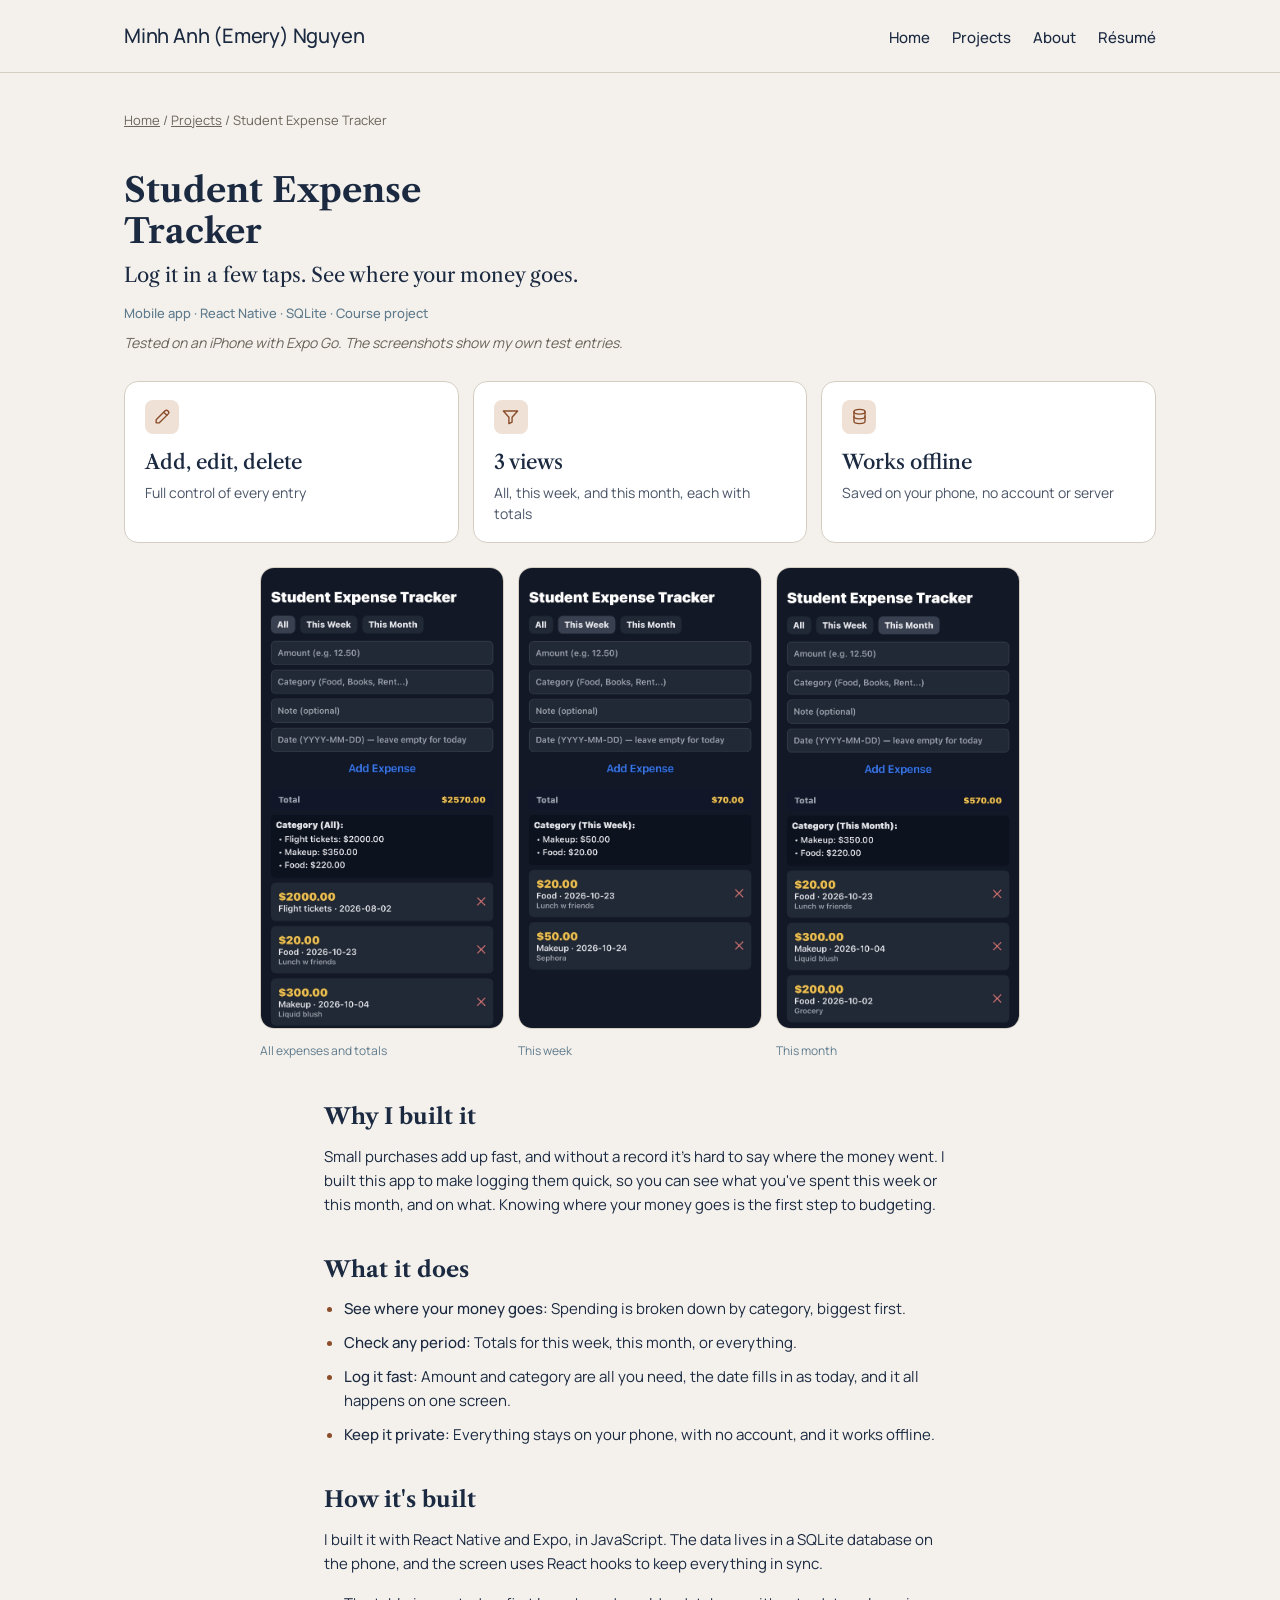
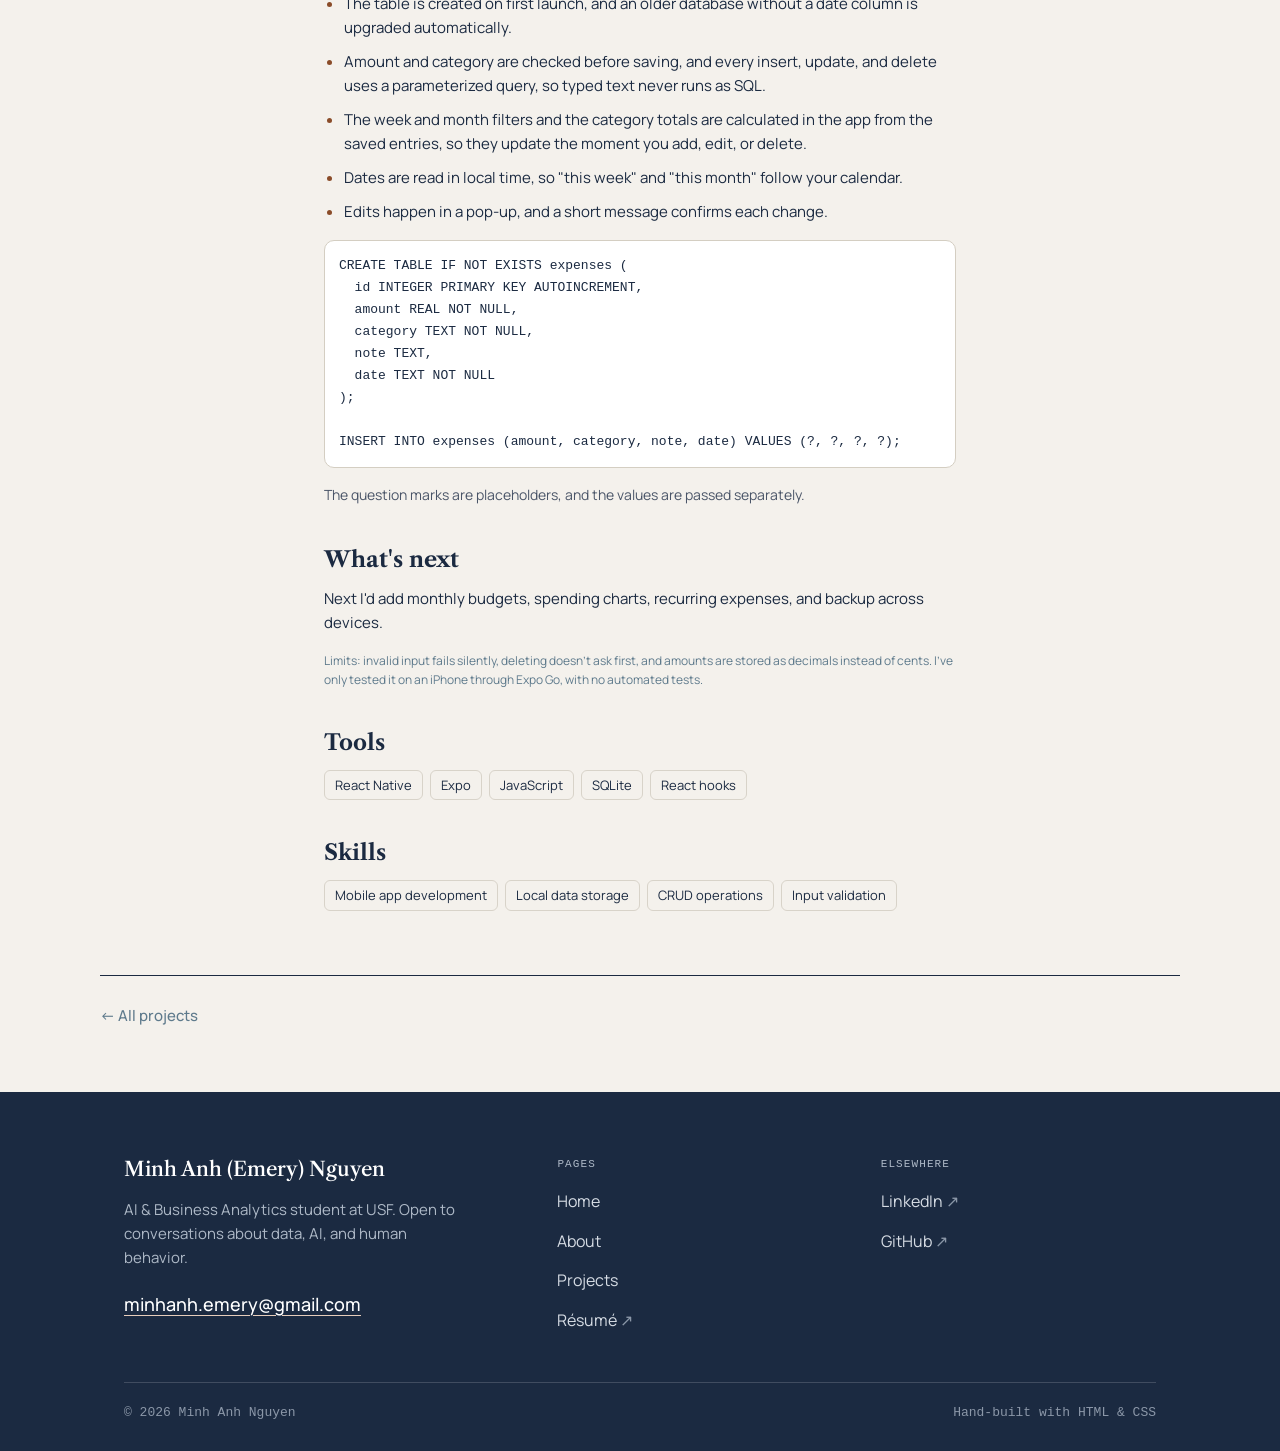
<file: projects/expense-tracker.html>
<!DOCTYPE html>
<html lang="en">
<head>
  <meta charset="UTF-8">
  <meta name="viewport" content="width=device-width, initial-scale=1.0">
  <title>Student Expense Tracker | Minh Anh Nguyen</title>
  <meta name="description" content="A phone app that shows students where their money goes, with weekly and monthly totals by category. Built with React Native and SQLite.">
  <meta property="og:title" content="Student Expense Tracker | Minh Anh Nguyen">
  <link rel="icon" href="../images/favicon.ico" sizes="32x32">
  <link rel="icon" href="../images/favicon.svg" type="image/svg+xml">
  <link rel="apple-touch-icon" href="../images/apple-touch-icon.png">
  <link rel="preconnect" href="https://fonts.googleapis.com">
  <link rel="preconnect" href="https://fonts.gstatic.com" crossorigin>
  <link rel="stylesheet" href="https://fonts.googleapis.com/css2?family=Libre+Caslon+Text:wght@400;700&family=Manrope:wght@400;500&display=swap">
  <link rel="stylesheet" href="../styles.css">
</head>
<body>

  <nav class="nav">
    <div class="nav__inner">
      <a href="../index.html" class="wordmark">Minh Anh <span class="name-nick">(Emery)</span> Nguyen</a>
      <div class="nav__links">
        <a href="../index.html">Home</a>
        <a href="../projects.html">Projects</a>
        <a href="../index.html#about">About</a>
        <a href="../MinhAnhNguyen_resume.pdf" target="_blank" rel="noopener noreferrer">Résumé</a>
      </div>
    </div>
  </nav>

  <div class="wrap">
    <p class="breadcrumb"><a href="../index.html">Home</a> / <a href="../projects.html">Projects</a> / Student Expense Tracker</p>
  </div>

  <div class="wrap case">
    <h1 class="case__title">Student Expense Tracker</h1>
    <p class="case__tagline">Log it in a few taps. See where your money goes.</p>
    <p class="case__context">Mobile app · React Native · SQLite · Course project</p>
    <p class="case__note">Tested on an iPhone with Expo Go. The screenshots show my own test entries.</p>

    <div class="stats">
      <div class="stat">
        <div class="stat__icon" aria-hidden="true"><svg viewBox="0 0 24 24"><path d="M4 20h4L19 9a2.8 2.8 0 0 0-4-4L4 16z"/><path d="M13.5 6.5l4 4"/></svg></div>
        <strong>Add, edit, delete</strong>
        <span>Full control of every entry</span>
      </div>
      <div class="stat">
        <div class="stat__icon" aria-hidden="true"><svg viewBox="0 0 24 24"><path d="M3 5h18l-7 8v6l-4 2v-8z"/></svg></div>
        <strong>3 views</strong>
        <span>All, this week, and this month, each with totals</span>
      </div>
      <div class="stat">
        <div class="stat__icon" aria-hidden="true"><svg viewBox="0 0 24 24"><ellipse cx="12" cy="6" rx="7" ry="3"/><path d="M5 6v12c0 1.7 3.1 3 7 3s7-1.3 7-3V6"/><path d="M5 12c0 1.7 3.1 3 7 3s7-1.3 7-3"/></svg></div>
        <strong>Works offline</strong>
        <span>Saved on your phone, no account or server</span>
      </div>
    </div>

    <div class="shots">
      <figure class="shot">
        <a href="../images/app-all.png" target="_blank" rel="noopener"><img src="../images/app-all.png" width="1178" height="2242" alt="Expense tracker app showing the add-expense form, a total, and spending by category."></a>
        <figcaption class="case__caption">All expenses and totals</figcaption>
      </figure>
      <figure class="shot">
        <a href="../images/app-week.png" target="_blank" rel="noopener"><img src="../images/app-week.png" width="1178" height="2242" alt="Expense tracker app filtered to this week, showing the total, category breakdown, and two entries."></a>
        <figcaption class="case__caption">This week</figcaption>
      </figure>
      <figure class="shot">
        <a href="../images/app-month.png" target="_blank" rel="noopener"><img src="../images/app-month.png" width="1178" height="2242" alt="Expense tracker app filtered to this month, showing the total, category breakdown, and entries."></a>
        <figcaption class="case__caption">This month</figcaption>
      </figure>
    </div>
  </div>

  <div class="wrap case__body">
    <h2>Why I built it</h2>
    <p>
      Small purchases add up fast, and without a record it's hard to say where the money went. I built this app to
      make logging them quick, so you can see what you've spent this week or this month, and on what. Knowing where
      your money goes is the first step to budgeting.
    </p>

    <h2>What it does</h2>
    <ul class="case__list">
      <li><strong>See where your money goes:</strong> Spending is broken down by category, biggest first.</li>
      <li><strong>Check any period:</strong> Totals for this week, this month, or everything.</li>
      <li><strong>Log it fast:</strong> Amount and category are all you need, the date fills in as today, and it all happens on one screen.</li>
      <li><strong>Keep it private:</strong> Everything stays on your phone, with no account, and it works offline.</li>
    </ul>

    <h2>How it's built</h2>
    <p>
      I built it with React Native and Expo, in JavaScript. The data lives in a SQLite database on the phone, and the
      screen uses React hooks to keep everything in sync.
    </p>
    <ul class="case__list">
      <li>The table is created on first launch, and an older database without a date column is upgraded automatically.</li>
      <li>Amount and category are checked before saving, and every insert, update, and delete uses a parameterized query, so typed text never runs as SQL.</li>
      <li>The week and month filters and the category totals are calculated in the app from the saved entries, so they update the moment you add, edit, or delete.</li>
      <li>Dates are read in local time, so "this week" and "this month" follow your calendar.</li>
      <li>Edits happen in a pop-up, and a short message confirms each change.</li>
    </ul>
    <pre class="case__code"><code>CREATE TABLE IF NOT EXISTS expenses (
  id INTEGER PRIMARY KEY AUTOINCREMENT,
  amount REAL NOT NULL,
  category TEXT NOT NULL,
  note TEXT,
  date TEXT NOT NULL
);

INSERT INTO expenses (amount, category, note, date) VALUES (?, ?, ?, ?);</code></pre>
    <p class="case__plain">The question marks are placeholders, and the values are passed separately.</p>

    <h2>What's next</h2>
    <p>Next I'd add monthly budgets, spending charts, recurring expenses, and backup across devices.</p>
    <div class="case__caption">Limits: invalid input fails silently, deleting doesn't ask first, and amounts are stored as decimals instead of cents. I've only tested it on an iPhone through Expo Go, with no automated tests.</div>

    <h2>Tools</h2>
    <ul class="chips">
      <li>React Native</li>
      <li>Expo</li>
      <li>JavaScript</li>
      <li>SQLite</li>
      <li>React hooks</li>
    </ul>

    <h2>Skills</h2>
    <ul class="chips">
      <li>Mobile app development</li>
      <li>Local data storage</li>
      <li>CRUD operations</li>
      <li>Input validation</li>
    </ul>
  </div>

  <div class="wrap case-nav">
    <a href="../projects.html">← All projects</a>
  </div>

  <footer class="foot">
    <div class="wrap">
      <div class="foot-grid">
        <div class="foot-brand">
          <p class="foot-name">Minh Anh <span class="name-nick">(Emery)</span> Nguyen</p>
          <p class="foot-blurb">AI &amp; Business Analytics student at USF. Open to conversations about data, AI, and human behavior.</p>
          <a class="foot-email" href="mailto:minhanh.emery@gmail.com">minhanh.emery@gmail.com</a>
        </div>
        <nav class="foot-col" aria-label="Footer pages">
          <p class="foot-label">Pages</p>
          <ul class="foot-links">
            <li><a href="../index.html">Home</a></li>
            <li><a href="../index.html#about">About</a></li>
            <li><a href="../projects.html">Projects</a></li>
            <li><a href="../MinhAnhNguyen_resume.pdf" target="_blank" rel="noopener noreferrer">Résumé <span class="foot-ext" aria-hidden="true">↗</span></a></li>
          </ul>
        </nav>
        <div class="foot-col">
          <p class="foot-label">Elsewhere</p>
          <ul class="foot-links">
            <li><a href="https://www.linkedin.com/in/minhanh-emery/" target="_blank" rel="noopener">LinkedIn <span class="foot-ext" aria-hidden="true">↗</span></a></li>
            <li><a href="https://github.com/minhanh-ng" target="_blank" rel="noopener">GitHub <span class="foot-ext" aria-hidden="true">↗</span></a></li>
          </ul>
        </div>
      </div>
      <div class="foot-bottom">
        <p>© 2026 Minh Anh Nguyen</p>
        <p>Hand-built with HTML &amp; CSS</p>
      </div>
    </div>
  </footer>

</body>
</html>
</file>
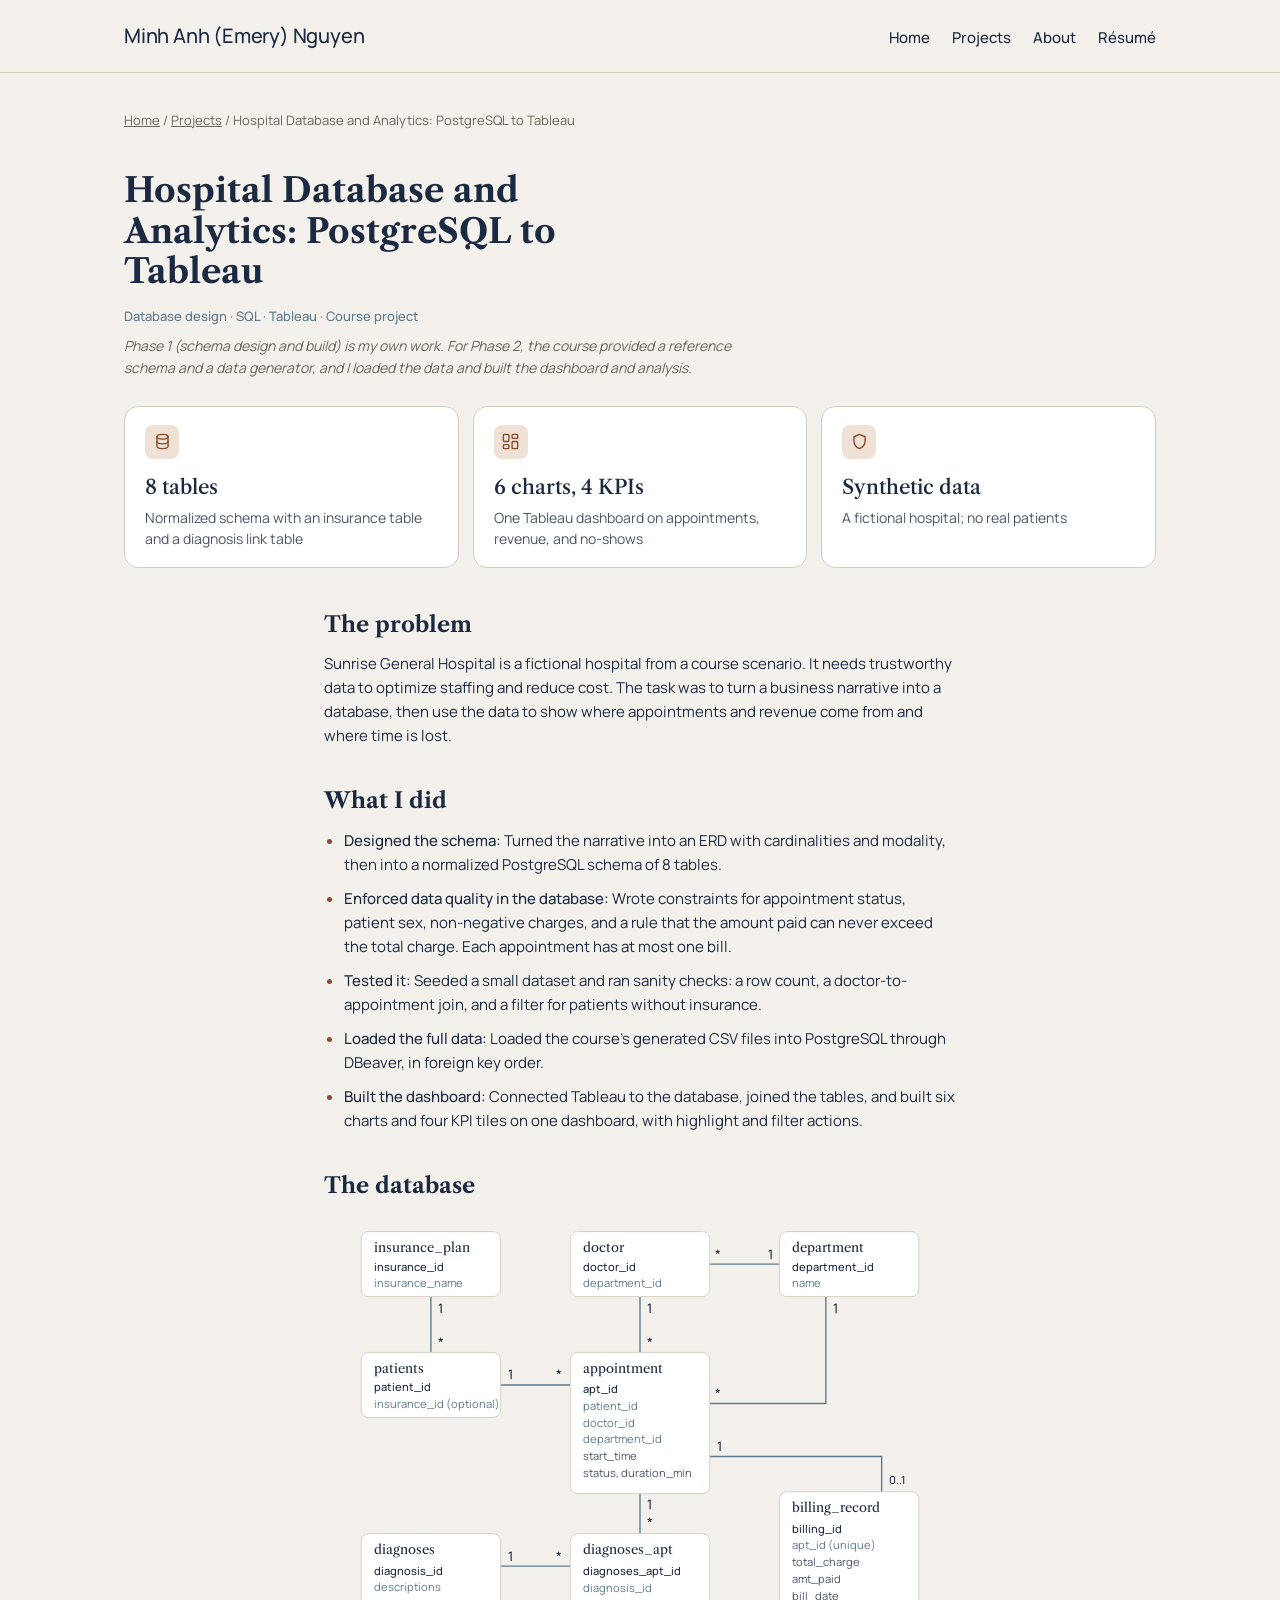
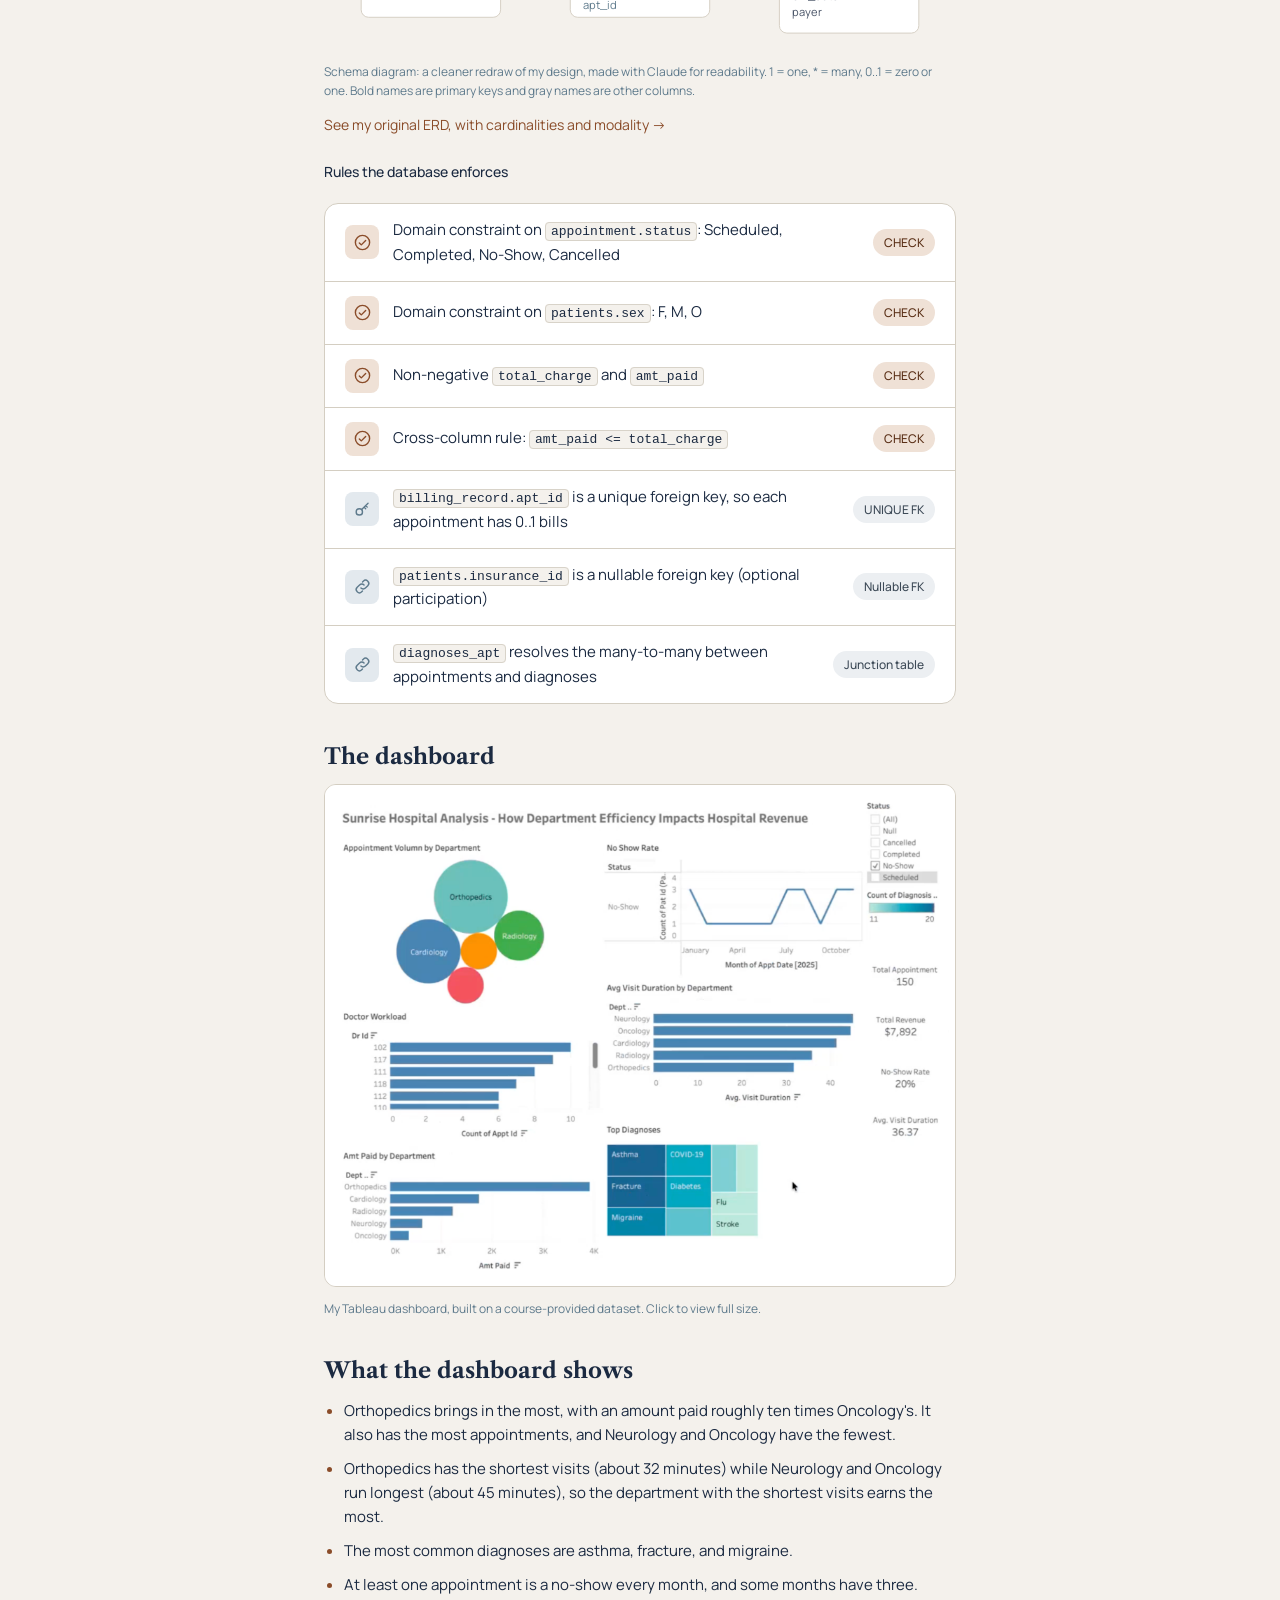
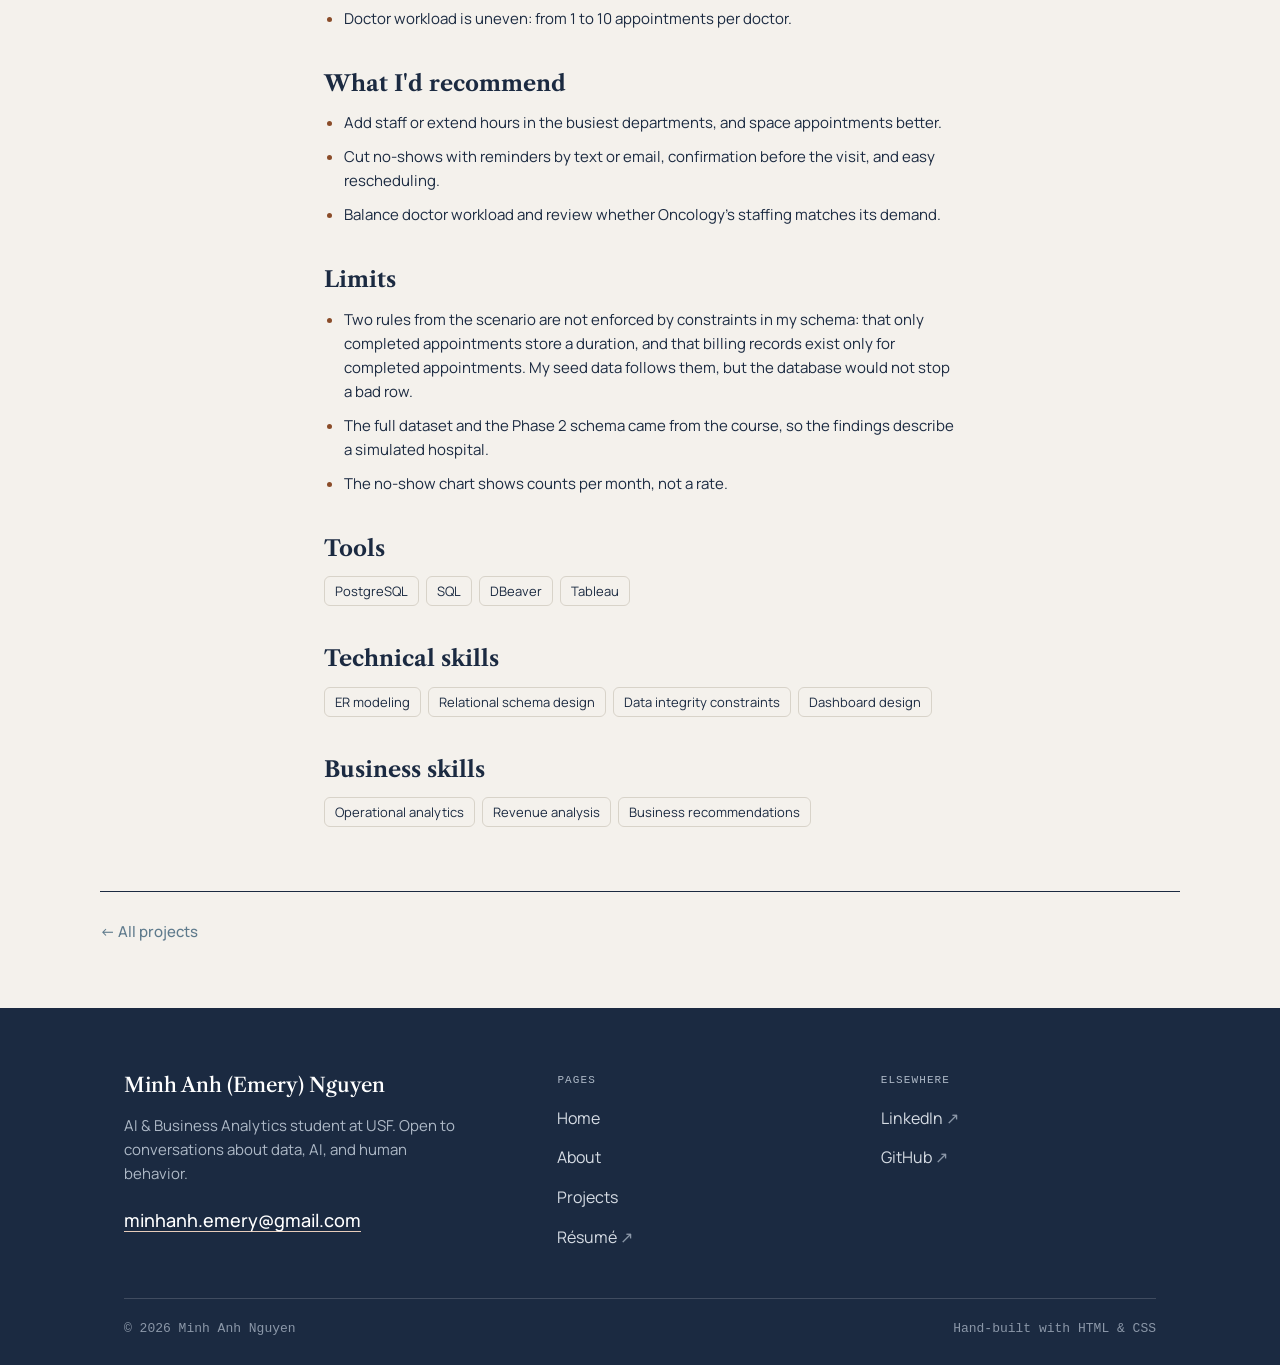
<file: projects/hospital-database.html>
<!DOCTYPE html>
<html lang="en">
<head>
  <meta charset="UTF-8">
  <meta name="viewport" content="width=device-width, initial-scale=1.0">
  <title>Hospital Database and Analytics: PostgreSQL to Tableau | Minh Anh Nguyen</title>
  <meta name="description" content="Designing a hospital database in PostgreSQL from a business narrative, then analyzing a generated dataset in a Tableau dashboard of appointments, revenue, and no-shows.">
  <meta property="og:title" content="Hospital Database and Analytics: PostgreSQL to Tableau | Minh Anh Nguyen">
  <link rel="icon" href="../images/favicon.ico" sizes="32x32">
  <link rel="icon" href="../images/favicon.svg" type="image/svg+xml">
  <link rel="apple-touch-icon" href="../images/apple-touch-icon.png">
  <link rel="preconnect" href="https://fonts.googleapis.com">
  <link rel="preconnect" href="https://fonts.gstatic.com" crossorigin>
  <link rel="stylesheet" href="https://fonts.googleapis.com/css2?family=Libre+Caslon+Text:wght@400;700&family=Manrope:wght@400;500&display=swap">
  <link rel="stylesheet" href="../styles.css">
</head>
<body>

  <nav class="nav">
    <div class="nav__inner">
      <a href="../index.html" class="wordmark">Minh Anh <span class="name-nick">(Emery)</span> Nguyen</a>
      <div class="nav__links">
        <a href="../index.html">Home</a>
        <a href="../projects.html">Projects</a>
        <a href="../index.html#about">About</a>
        <a href="../MinhAnhNguyen_resume.pdf" target="_blank" rel="noopener noreferrer">Résumé</a>
      </div>
    </div>
  </nav>

  <div class="wrap">
    <p class="breadcrumb"><a href="../index.html">Home</a> / <a href="../projects.html">Projects</a> / Hospital Database and Analytics: PostgreSQL to Tableau</p>
  </div>

  <div class="wrap case">
    <h1 class="case__title">Hospital Database and Analytics: PostgreSQL to Tableau</h1>
    <p class="case__context">Database design · SQL · Tableau · Course project</p>
    <p class="case__note">
      Phase 1 (schema design and build) is my own work. For Phase 2, the course provided a reference schema and a
      data generator, and I loaded the data and built the dashboard and analysis.
    </p>

    <div class="stats">
      <div class="stat">
        <div class="stat__icon" aria-hidden="true"><svg viewBox="0 0 24 24"><ellipse cx="12" cy="6" rx="7" ry="3"/><path d="M5 6v12c0 1.7 3.1 3 7 3s7-1.3 7-3V6"/><path d="M5 12c0 1.7 3.1 3 7 3s7-1.3 7-3"/></svg></div>
        <strong>8 tables</strong>
        <span>Normalized schema with an insurance table and a diagnosis link table</span>
      </div>
      <div class="stat">
        <div class="stat__icon" aria-hidden="true"><svg viewBox="0 0 24 24"><rect x="3" y="3" width="7" height="9" rx="1.5"/><rect x="14" y="3" width="7" height="5" rx="1.5"/><rect x="14" y="12" width="7" height="9" rx="1.5"/><rect x="3" y="16" width="7" height="5" rx="1.5"/></svg></div>
        <strong>6 charts, 4 KPIs</strong>
        <span>One Tableau dashboard on appointments, revenue, and no-shows</span>
      </div>
      <div class="stat">
        <div class="stat__icon" aria-hidden="true"><svg viewBox="0 0 24 24"><path d="M12 3l7 3v5c0 4.5-3 8.5-7 10-4-1.5-7-5.5-7-10V6z"/></svg></div>
        <strong>Synthetic data</strong>
        <span>A fictional hospital; no real patients</span>
      </div>
    </div>
  </div>

  <div class="wrap case__body">
    <h2>The problem</h2>
    <p>
      Sunrise General Hospital is a fictional hospital from a course scenario. It needs trustworthy data to optimize
      staffing and reduce cost. The task was to turn a business narrative into a database, then use the data to show
      where appointments and revenue come from and where time is lost.
    </p>

    <h2>What I did</h2>
    <ul class="case__list">
      <li>
        <strong>Designed the schema:</strong> Turned the narrative into an ERD with cardinalities and modality,
        then into a normalized PostgreSQL schema of 8 tables.
      </li>
      <li>
        <strong>Enforced data quality in the database:</strong> Wrote constraints for appointment status, patient
        sex, non-negative charges, and a rule that the amount paid can never exceed the total charge. Each
        appointment has at most one bill.
      </li>
      <li>
        <strong>Tested it:</strong> Seeded a small dataset and ran sanity checks: a row count, a doctor-to-appointment
        join, and a filter for patients without insurance.
      </li>
      <li>
        <strong>Loaded the full data:</strong> Loaded the course's generated CSV files into PostgreSQL through
        DBeaver, in foreign key order.
      </li>
      <li>
        <strong>Built the dashboard:</strong> Connected Tableau to the database, joined the tables, and built six
        charts and four KPI tiles on one dashboard, with highlight and filter actions.
      </li>
    </ul>

    <h2>The database</h2>
    <figure class="schema">
      <svg viewBox="0 0 680 470" role="img" aria-label="Schema diagram of the hospital database: insurance_plan links to patients; patients, doctor, and department each link to appointment; department links to doctor; appointment links to diagnoses_apt, which links to diagnoses; appointment links to billing_record.">
        <g stroke="#5E7A8C" stroke-width="1.5" fill="none"><line x1="115" y1="90" x2="115" y2="150"/><line x1="190" y1="185" x2="265" y2="185"/><line x1="340" y1="90" x2="340" y2="150"/><line x1="490" y1="55" x2="415" y2="55"/><polyline points="540,90 540,205 415,205"/><line x1="340" y1="302" x2="340" y2="345"/><line x1="190" y1="380" x2="265" y2="380"/><polyline points="415,262 600,262 600,300"/></g>
        <g fill="#FFFFFF" stroke="#D4CEC2" stroke-width="1"><rect x="40" y="20" width="150" height="70" rx="8"/><rect x="40" y="150" width="150" height="70" rx="8"/><rect x="265" y="20" width="150" height="70" rx="8"/><rect x="490" y="20" width="150" height="70" rx="8"/><rect x="265" y="150" width="150" height="152" rx="8"/><rect x="265" y="345" width="150" height="90" rx="8"/><rect x="40" y="345" width="150" height="90" rx="8"/><rect x="490" y="300" width="150" height="152" rx="8"/></g>
        <g font-size="14" fill="#1B2A41"><text class="tt" x="54" y="42">insurance_plan</text><text class="tt" x="54" y="172">patients</text><text class="tt" x="279" y="42">doctor</text><text class="tt" x="504" y="42">department</text><text class="tt" x="279" y="172">appointment</text><text class="tt" x="279" y="367">diagnoses_apt</text><text class="tt" x="54" y="367">diagnoses</text><text class="tt" x="504" y="322">billing_record</text></g>
        <g font-size="12" fill="#1B2A41" font-weight="500"><text x="54" y="62">insurance_id</text><text x="54" y="192">patient_id</text><text x="279" y="62">doctor_id</text><text x="504" y="62">department_id</text><text x="279" y="194">apt_id</text><text x="279" y="389">diagnoses_apt_id</text><text x="54" y="389">diagnosis_id</text><text x="504" y="344">billing_id</text></g>
        <g font-size="12" fill="#5E7A8C"><text x="54" y="80">insurance_name</text><text x="54" y="210">insurance_id (optional)</text><text x="279" y="80">department_id</text><text x="504" y="80">name</text><text x="279" y="212">patient_id</text><text x="279" y="230">doctor_id</text><text x="279" y="248">department_id</text><text x="279" y="408">diagnosis_id</text><text x="279" y="426">apt_id</text><text x="54" y="407">descriptions</text><text x="504" y="362">apt_id (unique)</text></g>
        <g font-size="12" fill="#4A5568"><text x="279" y="266">start_time</text><text x="279" y="284">status, duration_min</text><text x="504" y="380">total_charge</text><text x="504" y="398">amt_paid</text><text x="504" y="416">bill_date</text><text x="504" y="434">payer</text></g>
        <g font-size="14" fill="#1B2A41" font-weight="500"><text x="123" y="108">1</text><text x="123" y="144">*</text><text x="198" y="179">1</text><text x="250" y="179">*</text><text x="348" y="108">1</text><text x="348" y="144">*</text><text x="478" y="49">1</text><text x="421" y="49">*</text><text x="548" y="108">1</text><text x="421" y="199">*</text><text x="348" y="318">1</text><text x="348" y="338">*</text><text x="198" y="374">1</text><text x="250" y="374">*</text><text x="423" y="256">1</text><text x="608" y="292" font-size="12">0..1</text></g>
      </svg>
      <figcaption class="case__caption">Schema diagram: a cleaner redraw of my design, made with Claude for readability. 1 = one, * = many, 0..1 = zero or one. Bold names are primary keys and gray names are other columns.</figcaption>
    </figure>
    <div class="case__more">
      <a href="../images/hospital-erd.png" target="_blank" rel="noopener">See my original ERD, with cardinalities and modality →</a>
    </div>

    <h3 class="case__subhead">Rules the database enforces</h3>
    <div class="factors">
      <ul class="factors__card factors__card--rules">
        <li class="factor factor--flagged">
          <span class="factor__icon" aria-hidden="true"><svg viewBox="0 0 24 24"><circle cx="12" cy="12" r="9"/><path d="M8 12.5l2.5 2.5L16 9.5"/></svg></span>
          <span class="factor__name">Domain constraint on <code>appointment.status</code>: Scheduled, Completed, No-Show, Cancelled</span>
          <span class="factor__pill">CHECK</span>
        </li>
        <li class="factor factor--flagged">
          <span class="factor__icon" aria-hidden="true"><svg viewBox="0 0 24 24"><circle cx="12" cy="12" r="9"/><path d="M8 12.5l2.5 2.5L16 9.5"/></svg></span>
          <span class="factor__name">Domain constraint on <code>patients.sex</code>: F, M, O</span>
          <span class="factor__pill">CHECK</span>
        </li>
        <li class="factor factor--flagged">
          <span class="factor__icon" aria-hidden="true"><svg viewBox="0 0 24 24"><circle cx="12" cy="12" r="9"/><path d="M8 12.5l2.5 2.5L16 9.5"/></svg></span>
          <span class="factor__name">Non-negative <code>total_charge</code> and <code>amt_paid</code></span>
          <span class="factor__pill">CHECK</span>
        </li>
        <li class="factor factor--flagged">
          <span class="factor__icon" aria-hidden="true"><svg viewBox="0 0 24 24"><circle cx="12" cy="12" r="9"/><path d="M8 12.5l2.5 2.5L16 9.5"/></svg></span>
          <span class="factor__name">Cross-column rule: <code>amt_paid &lt;= total_charge</code></span>
          <span class="factor__pill">CHECK</span>
        </li>
        <li class="factor factor--passed">
          <span class="factor__icon" aria-hidden="true"><svg viewBox="0 0 24 24"><circle cx="8" cy="15" r="4"/><path d="M11 12l8-8M16 7l2 2M14 9l2 2"/></svg></span>
          <span class="factor__name"><code>billing_record.apt_id</code> is a unique foreign key, so each appointment has 0..1 bills</span>
          <span class="factor__pill">UNIQUE FK</span>
        </li>
        <li class="factor factor--passed">
          <span class="factor__icon" aria-hidden="true"><svg viewBox="0 0 24 24"><path d="M10 14a4 4 0 0 0 5.7 0l3-3a4 4 0 0 0-5.7-5.7l-1 1"/><path d="M14 10a4 4 0 0 0-5.7 0l-3 3a4 4 0 0 0 5.7 5.7l1-1"/></svg></span>
          <span class="factor__name"><code>patients.insurance_id</code> is a nullable foreign key (optional participation)</span>
          <span class="factor__pill">Nullable FK</span>
        </li>
        <li class="factor factor--passed">
          <span class="factor__icon" aria-hidden="true"><svg viewBox="0 0 24 24"><path d="M10 14a4 4 0 0 0 5.7 0l3-3a4 4 0 0 0-5.7-5.7l-1 1"/><path d="M14 10a4 4 0 0 0-5.7 0l-3 3a4 4 0 0 0 5.7 5.7l1-1"/></svg></span>
          <span class="factor__name"><code>diagnoses_apt</code> resolves the many-to-many between appointments and diagnoses</span>
          <span class="factor__pill">Junction table</span>
        </li>
      </ul>
    </div>

    <h2>The dashboard</h2>
    <a class="case__zoom" href="../images/hospital-dashboard.png" target="_blank" rel="noopener"><img src="../images/hospital-dashboard.png" width="1798" height="1429" alt="Tableau dashboard with four KPI tiles and six charts: amount paid by department, appointment volume by department, doctor workload, top diagnoses, no-shows by month, and average visit duration by department."></a>
    <div class="case__caption">My Tableau dashboard, built on a course-provided dataset. Click to view full size.</div>

    <h2>What the dashboard shows</h2>
    <ul class="case__list">
      <li>Orthopedics brings in the most, with an amount paid roughly ten times Oncology's. It also has the most appointments, and Neurology and Oncology have the fewest.</li>
      <li>Orthopedics has the shortest visits (about 32 minutes) while Neurology and Oncology run longest (about 45 minutes), so the department with the shortest visits earns the most.</li>
      <li>The most common diagnoses are asthma, fracture, and migraine.</li>
      <li>At least one appointment is a no-show every month, and some months have three.</li>
      <li>Doctor workload is uneven: from 1 to 10 appointments per doctor.</li>
    </ul>

    <h2>What I'd recommend</h2>
    <ul class="case__list">
      <li>Add staff or extend hours in the busiest departments, and space appointments better.</li>
      <li>Cut no-shows with reminders by text or email, confirmation before the visit, and easy rescheduling.</li>
      <li>Balance doctor workload and review whether Oncology's staffing matches its demand.</li>
    </ul>

    <h2>Limits</h2>
    <ul class="case__list">
      <li>Two rules from the scenario are not enforced by constraints in my schema: that only completed appointments store a duration, and that billing records exist only for completed appointments. My seed data follows them, but the database would not stop a bad row.</li>
      <li>The full dataset and the Phase 2 schema came from the course, so the findings describe a simulated hospital.</li>
      <li>The no-show chart shows counts per month, not a rate.</li>
    </ul>

    <h2>Tools</h2>
    <ul class="chips">
      <li>PostgreSQL</li>
      <li>SQL</li>
      <li>DBeaver</li>
      <li>Tableau</li>
    </ul>

    <h2>Technical skills</h2>
    <ul class="chips">
      <li>ER modeling</li>
      <li>Relational schema design</li>
      <li>Data integrity constraints</li>
      <li>Dashboard design</li>
    </ul>

    <h2>Business skills</h2>
    <ul class="chips">
      <li>Operational analytics</li>
      <li>Revenue analysis</li>
      <li>Business recommendations</li>
    </ul>
  </div>

  <div class="wrap case-nav">
    <a href="../projects.html">← All projects</a>
  </div>

  <footer class="foot">
    <div class="wrap">
      <div class="foot-grid">
        <div class="foot-brand">
          <p class="foot-name">Minh Anh <span class="name-nick">(Emery)</span> Nguyen</p>
          <p class="foot-blurb">AI &amp; Business Analytics student at USF. Open to conversations about data, AI, and human behavior.</p>
          <a class="foot-email" href="mailto:minhanh.emery@gmail.com">minhanh.emery@gmail.com</a>
        </div>
        <nav class="foot-col" aria-label="Footer pages">
          <p class="foot-label">Pages</p>
          <ul class="foot-links">
            <li><a href="../index.html">Home</a></li>
            <li><a href="../index.html#about">About</a></li>
            <li><a href="../projects.html">Projects</a></li>
            <li><a href="../MinhAnhNguyen_resume.pdf" target="_blank" rel="noopener noreferrer">Résumé <span class="foot-ext" aria-hidden="true">↗</span></a></li>
          </ul>
        </nav>
        <div class="foot-col">
          <p class="foot-label">Elsewhere</p>
          <ul class="foot-links">
            <li><a href="https://www.linkedin.com/in/minhanh-emery/" target="_blank" rel="noopener">LinkedIn <span class="foot-ext" aria-hidden="true">↗</span></a></li>
            <li><a href="https://github.com/minhanh-ng" target="_blank" rel="noopener">GitHub <span class="foot-ext" aria-hidden="true">↗</span></a></li>
          </ul>
        </div>
      </div>
      <div class="foot-bottom">
        <p>© 2026 Minh Anh Nguyen</p>
        <p>Hand-built with HTML &amp; CSS</p>
      </div>
    </div>
  </footer>

</body>
</html>
</file>
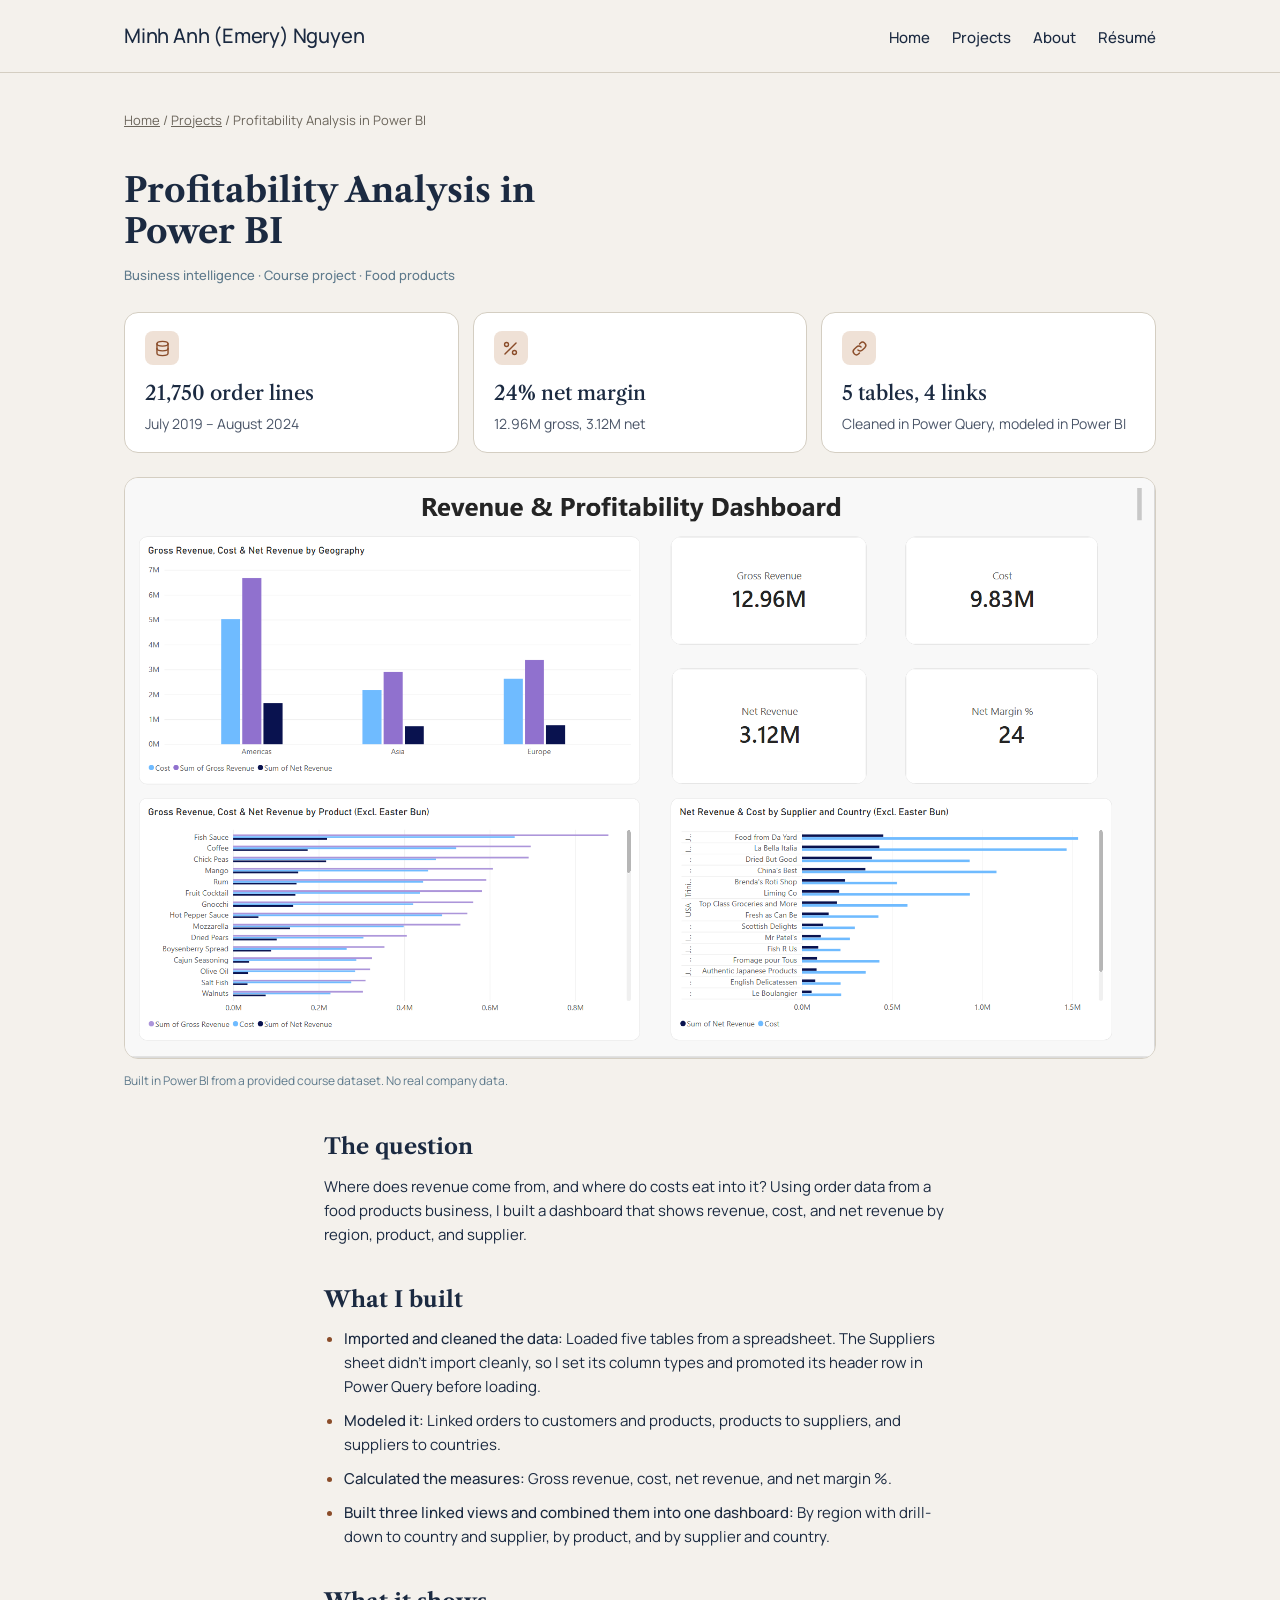
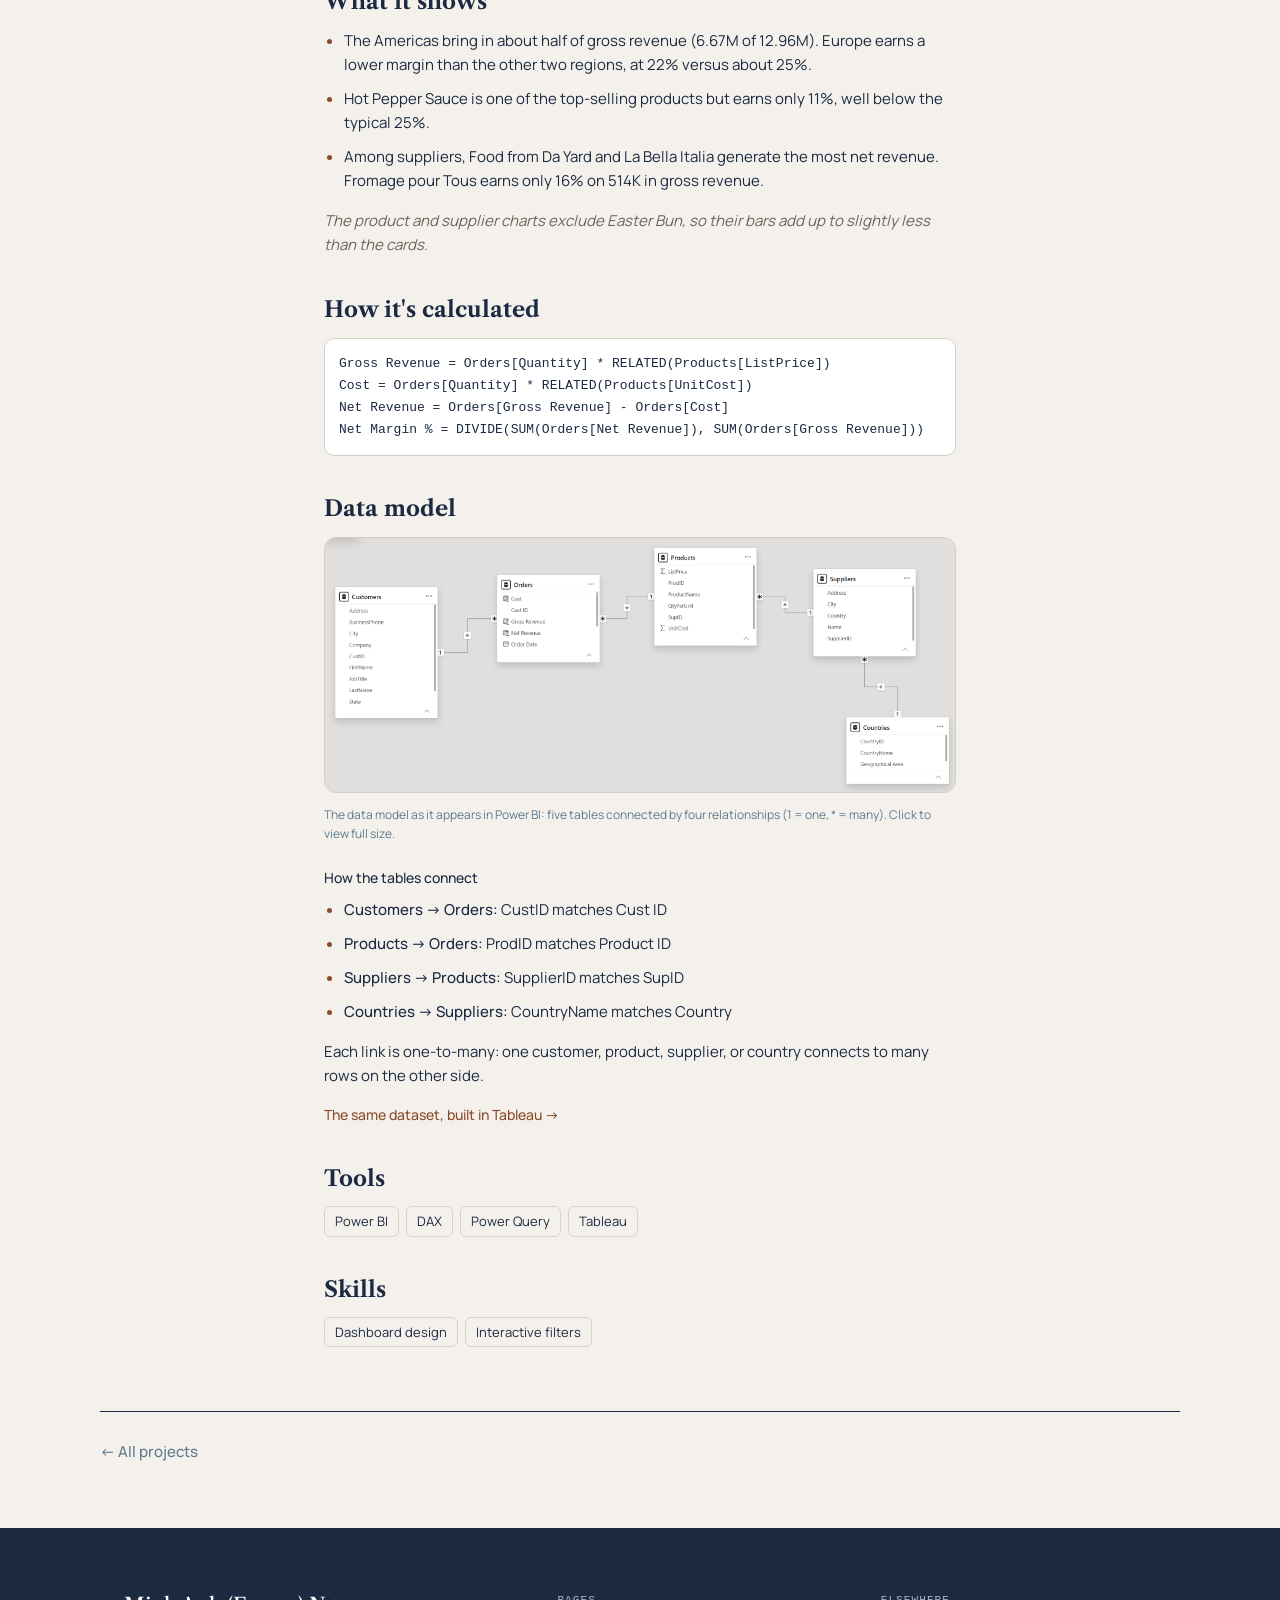
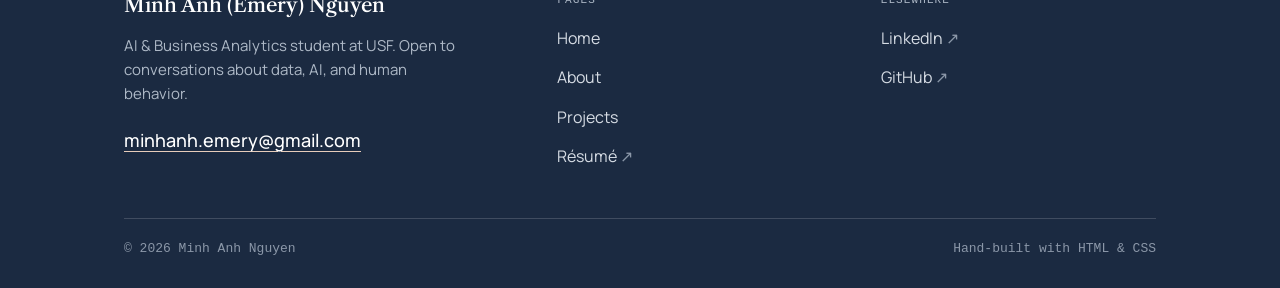
<file: projects/revenue-dashboard.html>
<!DOCTYPE html>
<html lang="en">
<head>
  <meta charset="UTF-8">
  <meta name="viewport" content="width=device-width, initial-scale=1.0">
  <title>Profitability Analysis in Power BI | Minh Anh Nguyen</title>
  <meta name="description" content="A Power BI dashboard showing revenue, cost, and net revenue by region, product, and supplier, built on a five-table data model.">
  <meta property="og:title" content="Profitability Analysis in Power BI | Minh Anh Nguyen">
  <link rel="icon" href="../images/favicon.ico" sizes="32x32">
  <link rel="icon" href="../images/favicon.svg" type="image/svg+xml">
  <link rel="apple-touch-icon" href="../images/apple-touch-icon.png">
  <link rel="preconnect" href="https://fonts.googleapis.com">
  <link rel="preconnect" href="https://fonts.gstatic.com" crossorigin>
  <link rel="stylesheet" href="https://fonts.googleapis.com/css2?family=Libre+Caslon+Text:wght@400;700&family=Manrope:wght@400;500&display=swap">
  <link rel="stylesheet" href="../styles.css">
</head>
<body>

  <nav class="nav">
    <div class="nav__inner">
      <a href="../index.html" class="wordmark">Minh Anh <span class="name-nick">(Emery)</span> Nguyen</a>
      <div class="nav__links">
        <a href="../index.html">Home</a>
        <a href="../projects.html">Projects</a>
        <a href="../index.html#about">About</a>
        <a href="../MinhAnhNguyen_resume.pdf" target="_blank" rel="noopener noreferrer">Résumé</a>
      </div>
    </div>
  </nav>

  <div class="wrap">
    <p class="breadcrumb"><a href="../index.html">Home</a> / <a href="../projects.html">Projects</a> / Profitability Analysis in Power BI</p>
  </div>

  <div class="wrap case">
    <h1 class="case__title">Profitability Analysis in Power BI</h1>
    <p class="case__context">Business intelligence · Course project · Food products</p>

    <div class="stats">
      <div class="stat">
        <div class="stat__icon" aria-hidden="true"><svg viewBox="0 0 24 24"><ellipse cx="12" cy="6" rx="7" ry="3"/><path d="M5 6v12c0 1.7 3.1 3 7 3s7-1.3 7-3V6"/><path d="M5 12c0 1.7 3.1 3 7 3s7-1.3 7-3"/></svg></div>
        <strong>21,750 order lines</strong>
        <span>July 2019 – August 2024</span>
      </div>
      <div class="stat">
        <div class="stat__icon" aria-hidden="true"><svg viewBox="0 0 24 24"><path d="M19 5L5 19"/><circle cx="7" cy="7" r="2.5"/><circle cx="17" cy="17" r="2.5"/></svg></div>
        <strong>24% net margin</strong>
        <span>12.96M gross, 3.12M net</span>
      </div>
      <div class="stat">
        <div class="stat__icon" aria-hidden="true"><svg viewBox="0 0 24 24"><path d="M10 14a4 4 0 0 0 5.7 0l3-3a4 4 0 0 0-5.7-5.7l-1 1"/><path d="M14 10a4 4 0 0 0-5.7 0l-3 3a4 4 0 0 0 5.7 5.7l1-1"/></svg></div>
        <strong>5 tables, 4 links</strong>
        <span>Cleaned in Power Query, modeled in Power BI</span>
      </div>
    </div>

    <figure class="case__figure">
      <img src="../images/revenue-dashboard.png" width="1922" height="1082" alt="Power BI dashboard showing revenue, cost, and net revenue by region, product, and supplier, with four summary cards.">
      <figcaption class="case__caption">Built in Power BI from a provided course dataset. No real company data.</figcaption>
    </figure>
  </div>

  <div class="wrap case__body">
    <h2>The question</h2>
    <p>
      Where does revenue come from, and where do costs eat into it? Using order data from a food products
      business, I built a dashboard that shows revenue, cost, and net revenue by region, product, and supplier.
    </p>

    <h2>What I built</h2>
    <ul class="case__list">
      <li>
        <strong>Imported and cleaned the data:</strong> Loaded five tables from a spreadsheet. The Suppliers sheet
        didn't import cleanly, so I set its column types and promoted its header row in Power Query before
        loading.
      </li>
      <li>
        <strong>Modeled it:</strong> Linked orders to customers and products, products to suppliers, and
        suppliers to countries.
      </li>
      <li>
        <strong>Calculated the measures:</strong> Gross revenue, cost, net revenue, and net margin %.
      </li>
      <li>
        <strong>Built three linked views and combined them into one dashboard:</strong> By region with drill-down
        to country and supplier, by product, and by supplier and country.
      </li>
    </ul>

    <h2>What it shows</h2>
    <ul class="case__list">
      <li>
        The Americas bring in about half of gross revenue (6.67M of 12.96M). Europe earns a lower margin than the
        other two regions, at 22% versus about 25%.
      </li>
      <li>
        Hot Pepper Sauce is one of the top-selling products but earns only 11%, well below the typical 25%.
      </li>
      <li>
        Among suppliers, Food from Da Yard and La Bella Italia generate the most net revenue. Fromage pour Tous
        earns only 16% on 514K in gross revenue.
      </li>
    </ul>
    <p class="case__note">
      The product and supplier charts exclude Easter Bun, so their bars add up to slightly less than the cards.
    </p>

    <h2>How it's calculated</h2>
    <pre class="case__code"><code>Gross Revenue = Orders[Quantity] * RELATED(Products[ListPrice])
Cost = Orders[Quantity] * RELATED(Products[UnitCost])
Net Revenue = Orders[Gross Revenue] - Orders[Cost]
Net Margin % = DIVIDE(SUM(Orders[Net Revenue]), SUM(Orders[Gross Revenue]))</code></pre>

    <h2>Data model</h2>
    <a class="case__zoom" href="../images/data-model.png" target="_blank" rel="noopener"><img src="../images/data-model.png" width="2042" height="824" alt="Power BI model view showing five tables (Customers, Orders, Products, Suppliers, Countries) connected by four relationships"></a>
    <div class="case__caption">The data model as it appears in Power BI: five tables connected by four relationships (1 = one, * = many). Click to view full size.</div>

    <h3 class="case__subhead">How the tables connect</h3>
    <ul class="case__list">
      <li><strong>Customers → Orders:</strong> CustID matches Cust ID</li>
      <li><strong>Products → Orders:</strong> ProdID matches Product ID</li>
      <li><strong>Suppliers → Products:</strong> SupplierID matches SupID</li>
      <li><strong>Countries → Suppliers:</strong> CountryName matches Country</li>
    </ul>
    <p>Each link is one-to-many: one customer, product, supplier, or country connects to many rows on the other side.</p>
    <p class="tab-crosslink"><a href="tableau-dashboard.html">The same dataset, built in Tableau →</a></p>

    <h2>Tools</h2>
    <ul class="chips">
      <li>Power BI</li>
      <li>DAX</li>
      <li>Power Query</li>
      <li>Tableau</li>
    </ul>

    <h2>Skills</h2>
    <ul class="chips">
      <li>Dashboard design</li>
      <li>Interactive filters</li>
    </ul>
  </div>

  <div class="wrap case-nav">
    <a href="../projects.html">← All projects</a>
  </div>

  <footer class="foot">
    <div class="wrap">
      <div class="foot-grid">
        <div class="foot-brand">
          <p class="foot-name">Minh Anh <span class="name-nick">(Emery)</span> Nguyen</p>
          <p class="foot-blurb">AI &amp; Business Analytics student at USF. Open to conversations about data, AI, and human behavior.</p>
          <a class="foot-email" href="mailto:minhanh.emery@gmail.com">minhanh.emery@gmail.com</a>
        </div>
        <nav class="foot-col" aria-label="Footer pages">
          <p class="foot-label">Pages</p>
          <ul class="foot-links">
            <li><a href="../index.html">Home</a></li>
            <li><a href="../index.html#about">About</a></li>
            <li><a href="../projects.html">Projects</a></li>
            <li><a href="../MinhAnhNguyen_resume.pdf" target="_blank" rel="noopener noreferrer">Résumé <span class="foot-ext" aria-hidden="true">↗</span></a></li>
          </ul>
        </nav>
        <div class="foot-col">
          <p class="foot-label">Elsewhere</p>
          <ul class="foot-links">
            <li><a href="https://www.linkedin.com/in/minhanh-emery/" target="_blank" rel="noopener">LinkedIn <span class="foot-ext" aria-hidden="true">↗</span></a></li>
            <li><a href="https://github.com/minhanh-ng" target="_blank" rel="noopener">GitHub <span class="foot-ext" aria-hidden="true">↗</span></a></li>
          </ul>
        </div>
      </div>
      <div class="foot-bottom">
        <p>© 2026 Minh Anh Nguyen</p>
        <p>Hand-built with HTML &amp; CSS</p>
      </div>
    </div>
  </footer>

</body>
</html>
</file>
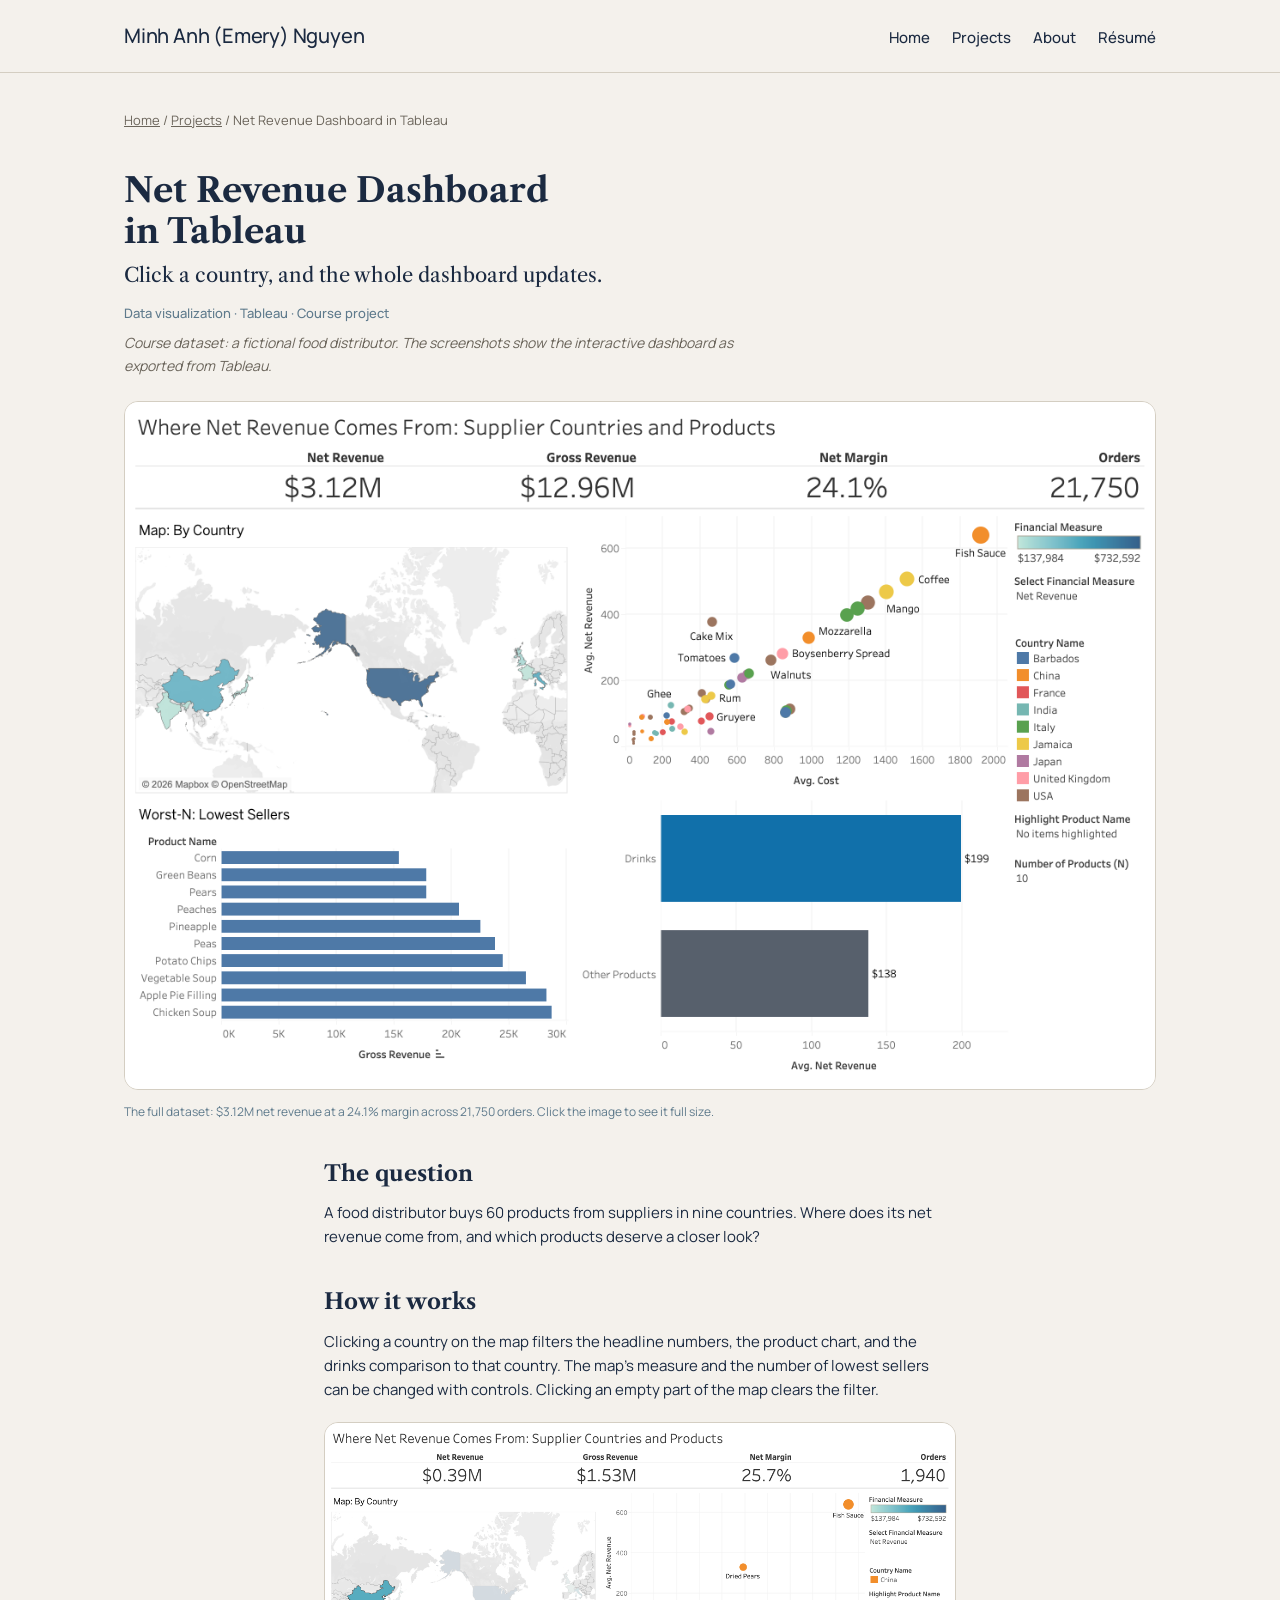
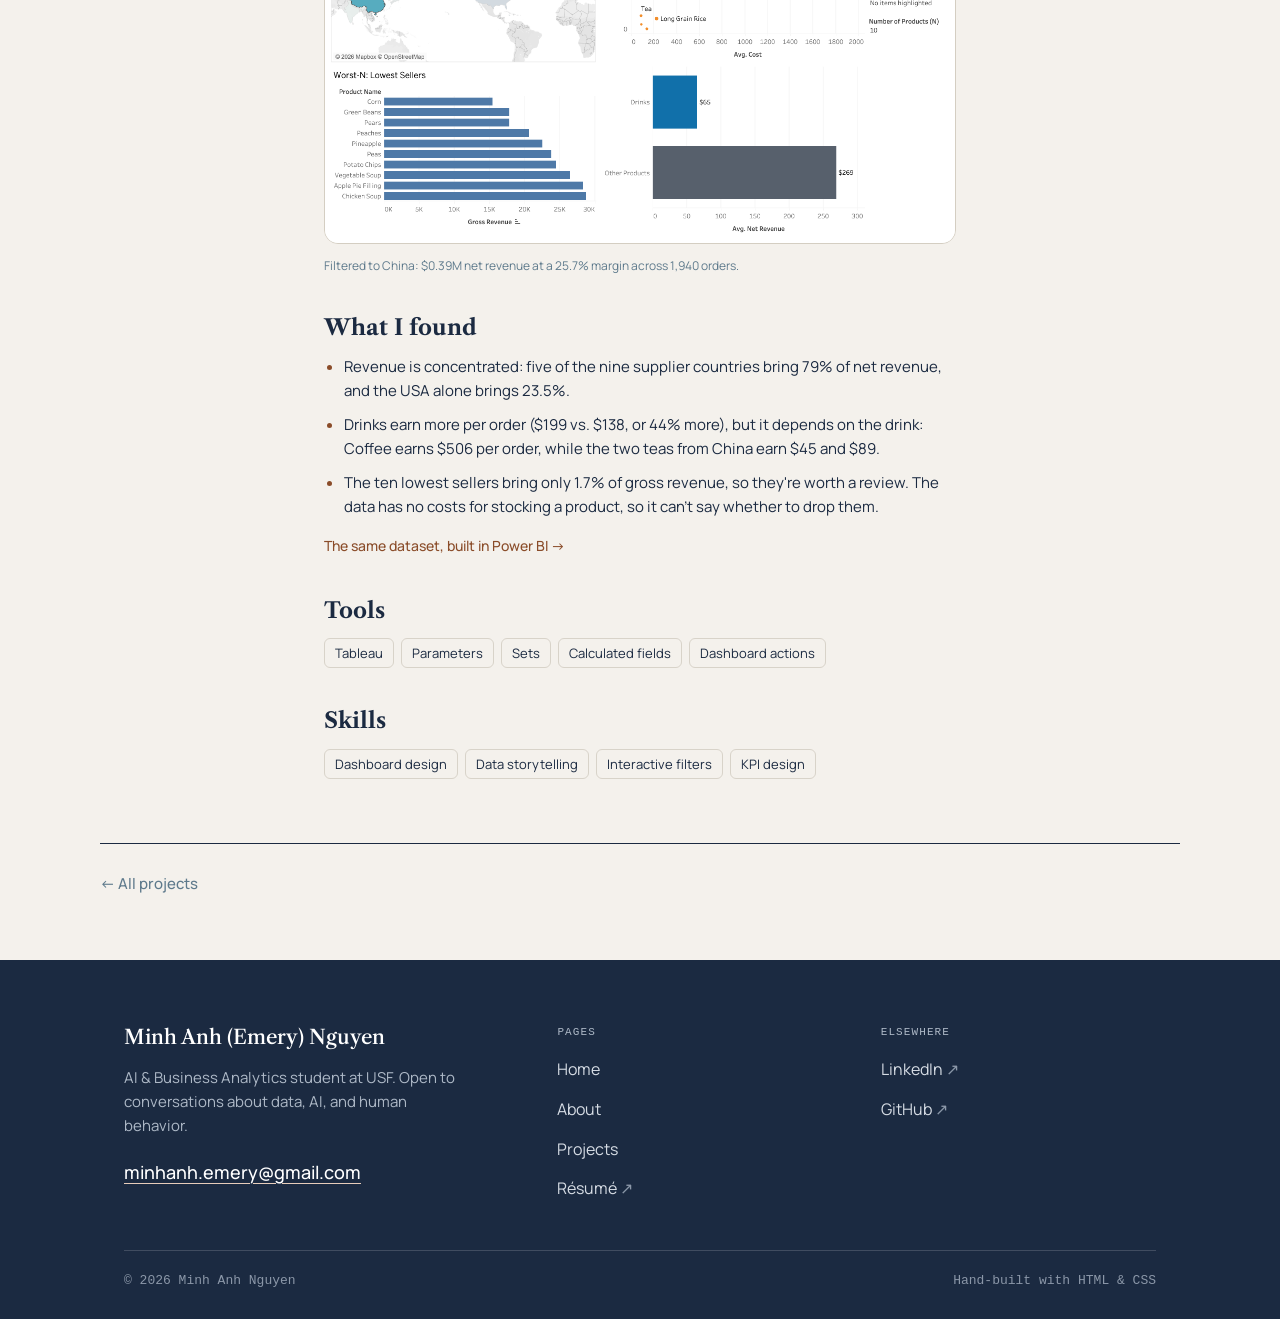
<file: projects/tableau-dashboard.html>
<!DOCTYPE html>
<html lang="en">
<head>
  <meta charset="UTF-8">
  <meta name="viewport" content="width=device-width, initial-scale=1.0">
  <title>Net Revenue Dashboard in Tableau | Minh Anh Nguyen</title>
  <meta name="description" content="An interactive Tableau dashboard showing where a food distributor's net revenue comes from. Click a country and the numbers, products, and drinks comparison update.">
  <meta property="og:title" content="Net Revenue Dashboard in Tableau | Minh Anh Nguyen">
  <link rel="icon" href="../images/favicon.ico" sizes="32x32">
  <link rel="icon" href="../images/favicon.svg" type="image/svg+xml">
  <link rel="apple-touch-icon" href="../images/apple-touch-icon.png">
  <link rel="preconnect" href="https://fonts.googleapis.com">
  <link rel="preconnect" href="https://fonts.gstatic.com" crossorigin>
  <link rel="stylesheet" href="https://fonts.googleapis.com/css2?family=Libre+Caslon+Text:wght@400;700&family=Manrope:wght@400;500&display=swap">
  <link rel="stylesheet" href="../styles.css">
</head>
<body>

  <nav class="nav">
    <div class="nav__inner">
      <a href="../index.html" class="wordmark">Minh Anh <span class="name-nick">(Emery)</span> Nguyen</a>
      <div class="nav__links">
        <a href="../index.html">Home</a>
        <a href="../projects.html">Projects</a>
        <a href="../index.html#about">About</a>
        <a href="../MinhAnhNguyen_resume.pdf" target="_blank" rel="noopener noreferrer">Résumé</a>
      </div>
    </div>
  </nav>

  <div class="wrap">
    <p class="breadcrumb"><a href="../index.html">Home</a> / <a href="../projects.html">Projects</a> / Net Revenue Dashboard in Tableau</p>
  </div>

  <div class="wrap case">
    <h1 class="case__title">Net Revenue Dashboard in Tableau</h1>
    <p class="case__tagline">Click a country, and the whole dashboard updates.</p>
    <p class="case__context">Data visualization · Tableau · Course project</p>
    <p class="case__note">Course dataset: a fictional food distributor. The screenshots show the interactive dashboard as exported from Tableau.</p>

    <figure class="tab-hero">
      <a href="../images/Tableau-Dashboard.png" target="_blank" rel="noopener"><img class="tab-img" src="../images/Tableau-Dashboard.png" width="2400" height="1600" alt="Tableau dashboard of net revenue by supplier country and product, with four headline numbers, a map, a product bubble chart, the ten lowest-selling products, and a drinks comparison."></a>
      <figcaption class="case__caption">The full dataset: $3.12M net revenue at a 24.1% margin across 21,750 orders. Click the image to see it full size.</figcaption>
    </figure>
  </div>

  <div class="wrap case__body">
    <h2>The question</h2>
    <p>A food distributor buys 60 products from suppliers in nine countries. Where does its net revenue come from, and which products deserve a closer look?</p>

    <h2>How it works</h2>
    <p>Clicking a country on the map filters the headline numbers, the product chart, and the drinks comparison to that country. The map's measure and the number of lowest sellers can be changed with controls. Clicking an empty part of the map clears the filter.</p>
    <figure class="tab-shot">
      <a href="../images/Dashboard-China-Tableau.png" target="_blank" rel="noopener"><img class="tab-img" src="../images/Dashboard-China-Tableau.png" width="2400" height="1600" alt="The same Tableau dashboard filtered to China, showing 0.39 million dollars of net revenue, a 25.7 percent margin, 1,940 orders, and China's six products."></a>
      <figcaption class="case__caption">Filtered to China: $0.39M net revenue at a 25.7% margin across 1,940 orders.</figcaption>
    </figure>

    <h2>What I found</h2>
    <ul class="case__list">
      <li>Revenue is concentrated: five of the nine supplier countries bring 79% of net revenue, and the USA alone brings 23.5%.</li>
      <li>Drinks earn more per order ($199 vs. $138, or 44% more), but it depends on the drink: Coffee earns $506 per order, while the two teas from China earn $45 and $89.</li>
      <li>The ten lowest sellers bring only 1.7% of gross revenue, so they're worth a review. The data has no costs for stocking a product, so it can't say whether to drop them.</li>
    </ul>
    <p class="tab-crosslink"><a href="revenue-dashboard.html">The same dataset, built in Power BI →</a></p>

    <h2>Tools</h2>
    <ul class="chips">
      <li>Tableau</li>
      <li>Parameters</li>
      <li>Sets</li>
      <li>Calculated fields</li>
      <li>Dashboard actions</li>
    </ul>

    <h2>Skills</h2>
    <ul class="chips">
      <li>Dashboard design</li>
      <li>Data storytelling</li>
      <li>Interactive filters</li>
      <li>KPI design</li>
    </ul>
  </div>

  <div class="wrap case-nav">
    <a href="../projects.html">← All projects</a>
  </div>

  <footer class="foot">
    <div class="wrap">
      <div class="foot-grid">
        <div class="foot-brand">
          <p class="foot-name">Minh Anh <span class="name-nick">(Emery)</span> Nguyen</p>
          <p class="foot-blurb">AI &amp; Business Analytics student at USF. Open to conversations about data, AI, and human behavior.</p>
          <a class="foot-email" href="mailto:minhanh.emery@gmail.com">minhanh.emery@gmail.com</a>
        </div>
        <nav class="foot-col" aria-label="Footer pages">
          <p class="foot-label">Pages</p>
          <ul class="foot-links">
            <li><a href="../index.html">Home</a></li>
            <li><a href="../index.html#about">About</a></li>
            <li><a href="../projects.html">Projects</a></li>
            <li><a href="../MinhAnhNguyen_resume.pdf" target="_blank" rel="noopener noreferrer">Résumé <span class="foot-ext" aria-hidden="true">↗</span></a></li>
          </ul>
        </nav>
        <div class="foot-col">
          <p class="foot-label">Elsewhere</p>
          <ul class="foot-links">
            <li><a href="https://www.linkedin.com/in/minhanh-emery/" target="_blank" rel="noopener">LinkedIn <span class="foot-ext" aria-hidden="true">↗</span></a></li>
            <li><a href="https://github.com/minhanh-ng" target="_blank" rel="noopener">GitHub <span class="foot-ext" aria-hidden="true">↗</span></a></li>
          </ul>
        </div>
      </div>
      <div class="foot-bottom">
        <p>© 2026 Minh Anh Nguyen</p>
        <p>Hand-built with HTML &amp; CSS</p>
      </div>
    </div>
  </footer>

</body>
</html>
</file>
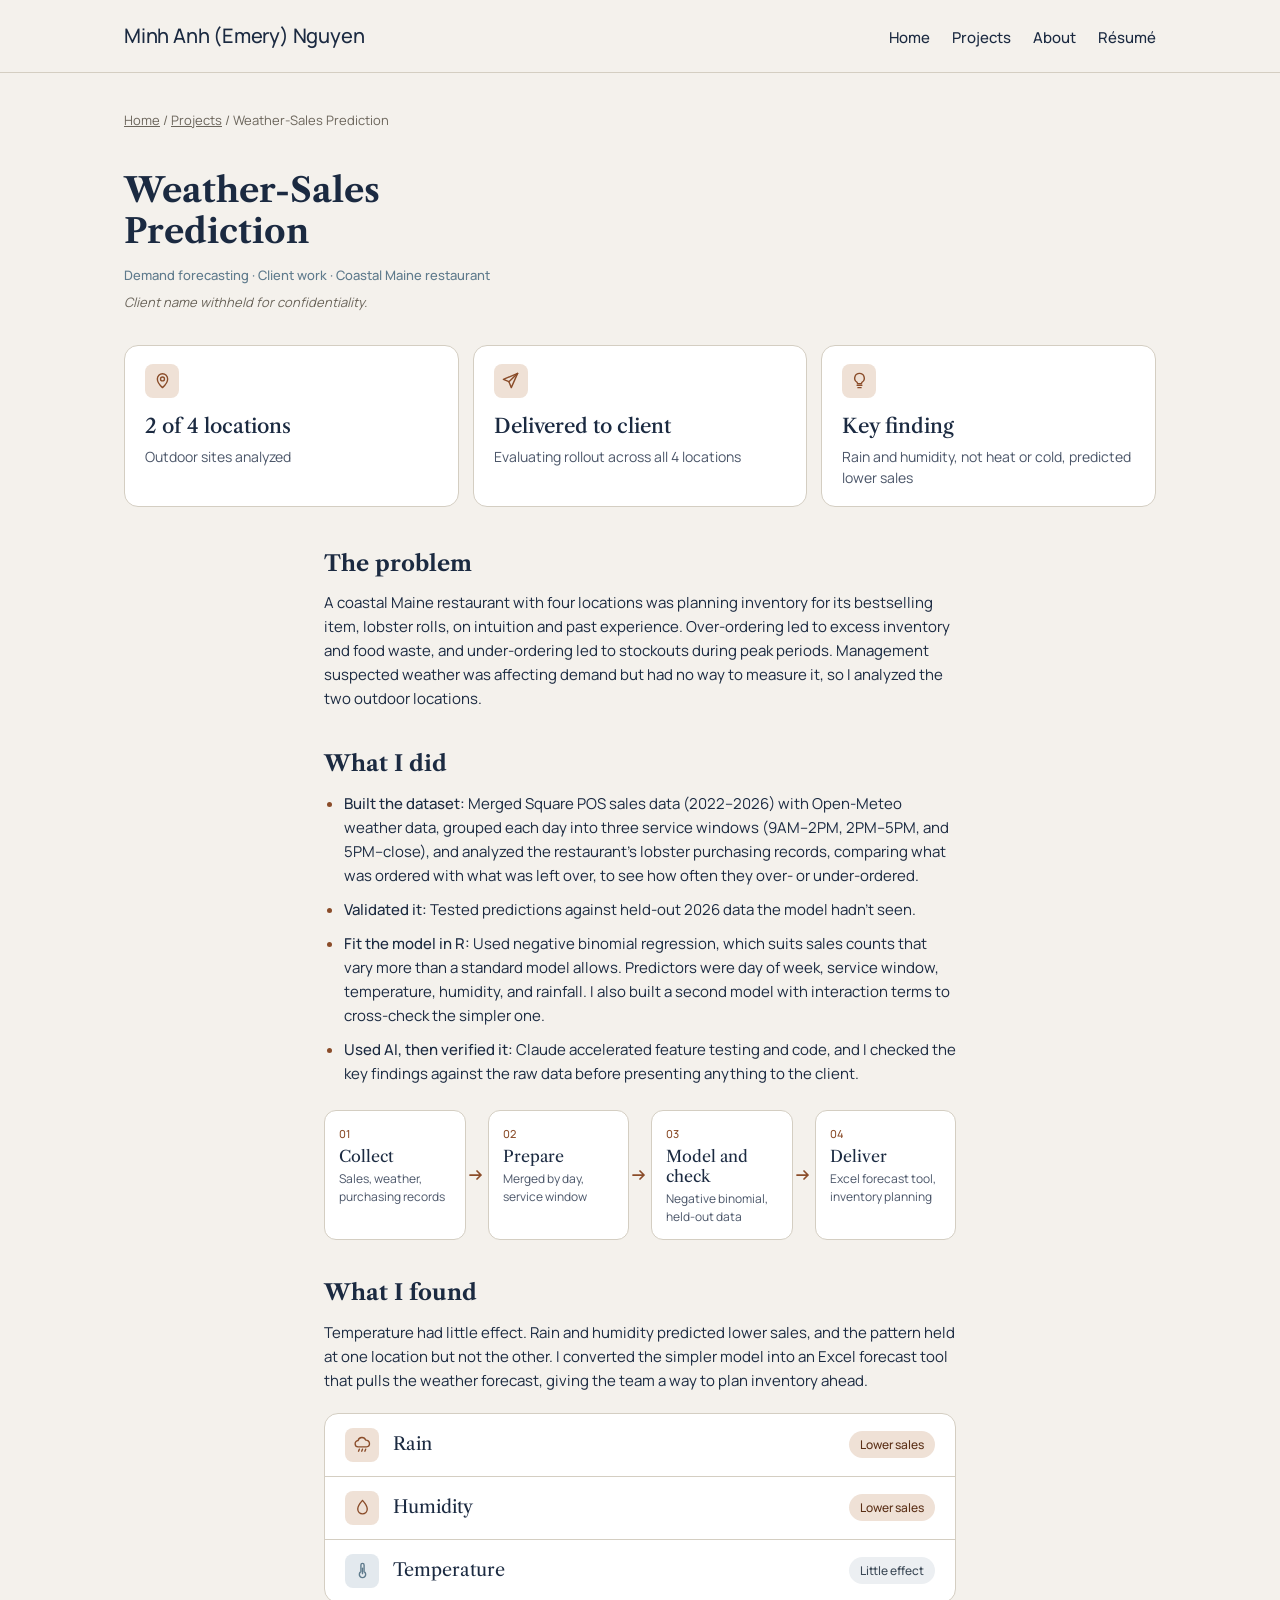
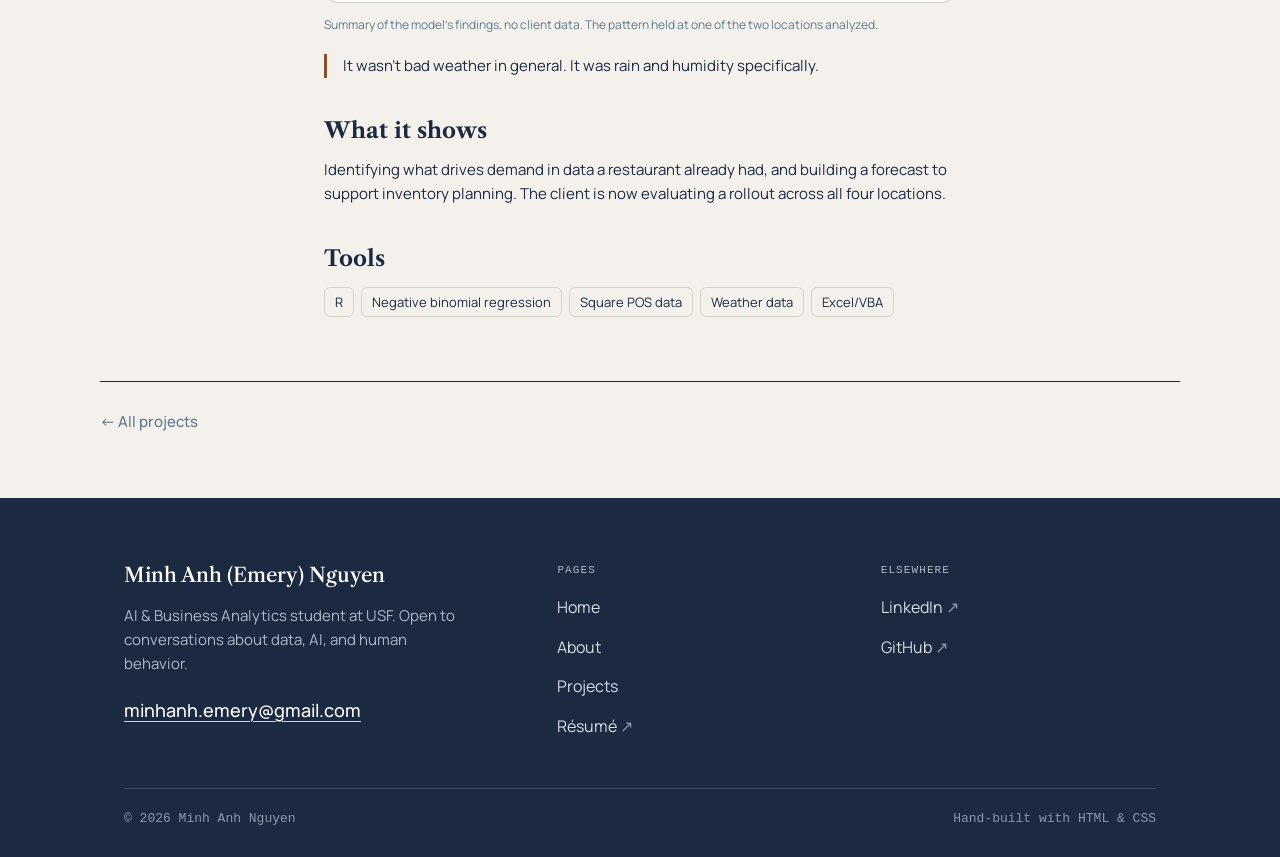
<file: projects/weather-sales.html>
<!DOCTYPE html>
<html lang="en">
<head>
  <meta charset="UTF-8">
  <meta name="viewport" content="width=device-width, initial-scale=1.0">
  <title>Weather-Sales Prediction | Minh Anh Nguyen</title>
  <meta name="description" content="A demand forecasting model that found rain and humidity, not temperature, predict lower lobster roll sales for a coastal Maine restaurant.">
  <meta property="og:title" content="Weather-Sales Prediction | Minh Anh Nguyen">
  <link rel="icon" href="../images/favicon.ico" sizes="32x32">
  <link rel="icon" href="../images/favicon.svg" type="image/svg+xml">
  <link rel="apple-touch-icon" href="../images/apple-touch-icon.png">
  <link rel="preconnect" href="https://fonts.googleapis.com">
  <link rel="preconnect" href="https://fonts.gstatic.com" crossorigin>
  <link rel="stylesheet" href="https://fonts.googleapis.com/css2?family=Libre+Caslon+Text:wght@400;700&family=Manrope:wght@400;500&display=swap">
  <link rel="stylesheet" href="../styles.css">
</head>
<body>

  <nav class="nav">
    <div class="nav__inner">
      <a href="../index.html" class="wordmark">Minh Anh <span class="name-nick">(Emery)</span> Nguyen</a>
      <div class="nav__links">
        <a href="../index.html">Home</a>
        <a href="../projects.html">Projects</a>
        <a href="../index.html#about">About</a>
        <a href="../MinhAnhNguyen_resume.pdf" target="_blank" rel="noopener noreferrer">Résumé</a>
      </div>
    </div>
  </nav>

  <div class="wrap">
    <p class="breadcrumb"><a href="../index.html">Home</a> / <a href="../projects.html">Projects</a> / Weather-Sales Prediction</p>
  </div>

  <div class="wrap case">
    <h1 class="case__title">Weather-Sales Prediction</h1>
    <p class="case__context">Demand forecasting · Client work · Coastal Maine restaurant</p>
    <p class="case__confidential">Client name withheld for confidentiality.</p>

    <div class="stats">
      <div class="stat">
        <div class="stat__icon" aria-hidden="true"><svg viewBox="0 0 24 24"><path d="M12 21s-6.5-6-6.5-11a6.5 6.5 0 0 1 13 0c0 5-6.5 11-6.5 11z"/><circle cx="12" cy="10" r="2.5"/></svg></div>
        <strong>2 of 4 locations</strong>
        <span>Outdoor sites analyzed</span>
      </div>
      <div class="stat">
        <div class="stat__icon" aria-hidden="true"><svg viewBox="0 0 24 24"><path d="M21 3L3 10.5l7 3 3 7.5z"/><path d="M21 3L10 13.5"/></svg></div>
        <strong>Delivered to client</strong>
        <span>Evaluating rollout across all 4 locations</span>
      </div>
      <div class="stat">
        <div class="stat__icon" aria-hidden="true"><svg viewBox="0 0 24 24"><path d="M9 18h6M10 21h4"/><path d="M12 3a6 6 0 0 0-3.5 10.9c.6.5 1 1.2 1 2V16h5v-.1c0-.8.4-1.5 1-2A6 6 0 0 0 12 3z"/></svg></div>
        <strong>Key finding</strong>
        <span>Rain and humidity, not heat or cold, predicted lower sales</span>
      </div>
    </div>
  </div>

  <div class="wrap case__body">
    <h2>The problem</h2>
    <p>
      A coastal Maine restaurant with four locations was planning inventory for its bestselling item, lobster
      rolls, on intuition and past experience. Over-ordering led to excess inventory and food waste, and
      under-ordering led to stockouts during peak periods. Management suspected weather was affecting demand
      but had no way to measure it, so I analyzed the two outdoor locations.
    </p>

    <h2>What I did</h2>
    <ul class="case__list">
      <li>
        <strong>Built the dataset:</strong> Merged Square POS sales data (2022–2026) with Open-Meteo weather
        data, grouped each day into three service windows (9AM–2PM, 2PM–5PM, and 5PM–close), and analyzed the
        restaurant's lobster purchasing records, comparing what was ordered with what was left over, to see how
        often they over- or under-ordered.
      </li>
      <li>
        <strong>Validated it:</strong> Tested predictions against held-out 2026 data the model hadn't seen.
      </li>
      <li>
        <strong>Fit the model in R:</strong> Used negative binomial regression, which suits sales counts that
        vary more than a standard model allows. Predictors were day of week, service window, temperature,
        humidity, and rainfall. I also built a second model with interaction terms to cross-check the simpler
        one.
      </li>
      <li>
        <strong>Used AI, then verified it:</strong> Claude accelerated feature testing and code, and I checked
        the key findings against the raw data before presenting anything to the client.
      </li>
    </ul>

    <ol class="flow" aria-label="Workflow: collect sales, weather, and purchasing records; prepare by merging them by day and service window; model with negative binomial regression and check against held-out data; deliver an Excel forecast tool for inventory planning.">
      <li class="flow__step">
        <span class="flow__num">01</span>
        <span class="flow__title">Collect</span>
        <span class="flow__sub">Sales, weather, purchasing records</span>
        <svg class="flow__arrow" viewBox="0 0 16 16" aria-hidden="true"><path d="M2 8h11M9 4l4 4-4 4"/></svg>
      </li>
      <li class="flow__step">
        <span class="flow__num">02</span>
        <span class="flow__title">Prepare</span>
        <span class="flow__sub">Merged by day, service window</span>
        <svg class="flow__arrow" viewBox="0 0 16 16" aria-hidden="true"><path d="M2 8h11M9 4l4 4-4 4"/></svg>
      </li>
      <li class="flow__step">
        <span class="flow__num">03</span>
        <span class="flow__title">Model and check</span>
        <span class="flow__sub">Negative binomial, held-out data</span>
        <svg class="flow__arrow" viewBox="0 0 16 16" aria-hidden="true"><path d="M2 8h11M9 4l4 4-4 4"/></svg>
      </li>
      <li class="flow__step">
        <span class="flow__num">04</span>
        <span class="flow__title">Deliver</span>
        <span class="flow__sub">Excel forecast tool, inventory planning</span>
      </li>
    </ol>

    <h2>What I found</h2>
    <p>
      Temperature had little effect. Rain and humidity predicted lower sales, and the pattern held at one
      location but not the other. I converted the simpler model into an Excel forecast tool that pulls the
      weather forecast, giving the team a way to plan inventory ahead.
    </p>
    <div class="factors">
      <ul class="factors__card">
        <li class="factor factor--lower">
          <span class="factor__icon" aria-hidden="true"><svg viewBox="0 0 24 24"><path d="M7 15a4 4 0 0 1-.6-8A5 5 0 0 1 16 6.5a3.5 3.5 0 0 1 1 8.5z"/><path d="M8 18l-1 2.5M12 18l-1 2.5M16 18l-1 2.5"/></svg></span>
          <span class="factor__name">Rain</span>
          <span class="factor__pill">Lower sales</span>
        </li>
        <li class="factor factor--lower">
          <span class="factor__icon" aria-hidden="true"><svg viewBox="0 0 24 24"><path d="M12 3s-6 6.5-6 11a6 6 0 0 0 12 0c0-4.5-6-11-6-11z"/></svg></span>
          <span class="factor__name">Humidity</span>
          <span class="factor__pill">Lower sales</span>
        </li>
        <li class="factor factor--little">
          <span class="factor__icon" aria-hidden="true"><svg viewBox="0 0 24 24"><path d="M10 13.5V5a2 2 0 0 1 4 0v8.5a4 4 0 1 1-4 0z"/><path d="M12 9v7"/></svg></span>
          <span class="factor__name">Temperature</span>
          <span class="factor__pill">Little effect</span>
        </li>
      </ul>
      <div class="factors__caption">Summary of the model's findings, no client data. The pattern held at one of the two locations analyzed.</div>
    </div>
    <p class="callout">
      It wasn't bad weather in general. It was rain and humidity specifically.
    </p>

    <h2>What it shows</h2>
    <p>
      Identifying what drives demand in data a restaurant already had, and building a forecast to support
      inventory planning. The client is now evaluating a rollout across all four locations.
    </p>

    <h2>Tools</h2>
    <ul class="chips">
      <li>R</li>
      <li>Negative binomial regression</li>
      <li>Square POS data</li>
      <li>Weather data</li>
      <li>Excel/VBA</li>
    </ul>
  </div>

  <div class="wrap case-nav">
    <a href="../projects.html">← All projects</a>
  </div>

  <footer class="foot">
    <div class="wrap">
      <div class="foot-grid">
        <div class="foot-brand">
          <p class="foot-name">Minh Anh <span class="name-nick">(Emery)</span> Nguyen</p>
          <p class="foot-blurb">AI &amp; Business Analytics student at USF. Open to conversations about data, AI, and human behavior.</p>
          <a class="foot-email" href="mailto:minhanh.emery@gmail.com">minhanh.emery@gmail.com</a>
        </div>
        <nav class="foot-col" aria-label="Footer pages">
          <p class="foot-label">Pages</p>
          <ul class="foot-links">
            <li><a href="../index.html">Home</a></li>
            <li><a href="../index.html#about">About</a></li>
            <li><a href="../projects.html">Projects</a></li>
            <li><a href="../MinhAnhNguyen_resume.pdf" target="_blank" rel="noopener noreferrer">Résumé <span class="foot-ext" aria-hidden="true">↗</span></a></li>
          </ul>
        </nav>
        <div class="foot-col">
          <p class="foot-label">Elsewhere</p>
          <ul class="foot-links">
            <li><a href="https://www.linkedin.com/in/minhanh-emery/" target="_blank" rel="noopener">LinkedIn <span class="foot-ext" aria-hidden="true">↗</span></a></li>
            <li><a href="https://github.com/minhanh-ng" target="_blank" rel="noopener">GitHub <span class="foot-ext" aria-hidden="true">↗</span></a></li>
          </ul>
        </div>
      </div>
      <div class="foot-bottom">
        <p>© 2026 Minh Anh Nguyen</p>
        <p>Hand-built with HTML &amp; CSS</p>
      </div>
    </div>
  </footer>

</body>
</html>
</file>
<file: styles.css>
/* ==========================================================================
   Minh Anh Nguyen — portfolio
   Design tokens
   ========================================================================== */
:root {
  --bg: #F4F1EC;
  --navy: #1B2A41;
  --gray: #6B655B;
  --steel: #5E7A8C;
  --terracotta: #8A4C29;
  --card: #FFFFFF;

  --serif: "Libre Caslon Text", Georgia, "Times New Roman", serif;
  --sans: "Manrope", -apple-system, BlinkMacSystemFont, "Segoe UI", Helvetica, Arial, sans-serif;

  --maxw: 1080px;
  --radius-card: 10px;
  --radius-pill: 20px;
}

/* ==========================================================================
   Reset / base
   ========================================================================== */
*, *::before, *::after { box-sizing: border-box; }

html { -webkit-text-size-adjust: 100%; scroll-behavior: smooth; }

body {
  margin: 0;
  background: var(--bg);
  color: var(--navy);
  font-family: var(--sans);
  font-weight: 400;
  font-size: 16px;
  line-height: 1.6;
  -webkit-font-smoothing: antialiased;
}

h1, h2, h3 { font-family: var(--serif); font-weight: 700; line-height: 1.2; color: var(--navy); }

a { color: var(--steel); text-decoration: none; }
a:hover { text-decoration: underline; }

img { max-width: 100%; display: block; }

.wrap { max-width: var(--maxw); margin: 0 auto; padding: 0 24px; }

/* ==========================================================================
   Nav
   ========================================================================== */
html { scroll-padding-top: 80px; }
.nav {
  position: sticky;
  top: 0;
  z-index: 50;
  background: #F4F1EC;
  border-bottom: 1px solid #D4CEC2;
}
.nav__inner {
  max-width: var(--maxw);
  margin: 0 auto;
  padding: 20px 24px;
  display: flex;
  align-items: baseline;
  justify-content: space-between;
  gap: 24px;
}
.wordmark {
  font-family: var(--sans);
  font-size: 20px;
  font-weight: 500;
  color: var(--navy);
  letter-spacing: -0.01em;
}
.wordmark:hover { text-decoration: none; }
.nav__links {
  display: flex;
  gap: 22px;
  font-size: 15px;
  font-weight: 500;
}
.nav__links a { color: var(--navy); }
.nav__links a:hover { color: var(--steel); text-decoration: none; }

/* ==========================================================================
   Shared section furniture
   ========================================================================== */

section { padding: 64px 0; border-bottom: 1px solid rgba(27, 42, 65, 0.12); }
section:last-of-type { border-bottom: none; }

.section-title { font-size: 26px; margin: 0 0 28px; }


/* Filter toggle buttons (projects page) */
.toggle {
  font-family: var(--sans);
  font-size: 13px;
  font-weight: 500;
  padding: 6px 16px;
  border-radius: var(--radius-pill);
  border: 1px solid var(--navy);
  background: transparent;
  color: var(--navy);
  cursor: pointer;
  transition: background 0.12s ease, color 0.12s ease;
}
.toggle:hover { background: rgba(94, 122, 140, 0.12); }
.toggle.is-active {
  background: var(--steel);
  border-color: var(--steel);
  color: #fff;
}

/* ==========================================================================
   Hero (home page)
   ========================================================================== */
.intro-hero { border-bottom: 1px solid rgba(27, 42, 65, 0.12); }
.intro-grid {
  display: grid;
  grid-template-columns: minmax(0, 1.15fr) minmax(0, 1fr);
  gap: 64px;
  align-items: center;
  padding-top: 72px;
  padding-bottom: 80px;
}
.intro-portrait {
  width: 96px;
  height: 96px;
  overflow: hidden;
  border-radius: 50%;
  border: 1px solid #D4CEC2;
  box-shadow: 0 0 0 4px #F4F1EC, 0 0 0 5px #D4CEC2;
}
.intro-portrait img {
  width: 100%;
  height: 100%;
  object-fit: cover;
  /* Crop tuning: the second value of object-position (now 40%) moves the
     photo's focus up (smaller %) or down (larger %). A higher scale (now 1,
     no zoom) gives a tighter crop on the face; once scale is above 1, the
     second value of transform-origin (now 50%) also shifts the zoomed focus. */
  object-position: 50% 40%;
  transform: scale(1);
  transform-origin: 50% 50%;
}
/* Portrait and school lines side by side */
.intro-id { display: flex; align-items: center; gap: 18px; margin-bottom: 28px; }
.intro-id > .intro-portrait { flex: none; }
.intro-school {
  margin: 0;
  min-width: 0;
  border-left: 1px solid #D4CEC2;
  padding-left: 18px;
}
.intro-school__name {
  display: block;
  font-size: 13px;
  font-weight: 500;
  text-transform: uppercase;
  letter-spacing: 0.08em;
  color: #8A4C29;
}
.intro-school__detail {
  display: block;
  margin-top: 4px;
  font-size: 14px;
  font-weight: 400;
  letter-spacing: 0.02em;
  color: #5E7A8C;
}
.intro-name {
  font-family: var(--serif);
  font-size: clamp(28px, 3.3vw, 42px);
  font-weight: 500;
  line-height: 1.1;
  color: #1B2A41;
  margin: 20px 0 0;
}
/* Nickname: looks exactly like the rest of the name (header and footer) */
.name-nick {
  font-size: inherit;
  font-weight: inherit;
  color: inherit;
  letter-spacing: inherit;
  margin: 0;
}
@media (min-width: 600px) {
  .intro-name { white-space: nowrap; }
}
@media (max-width: 599px) {
  .intro-name { font-size: clamp(26px, 8vw, 34px); }
}
.intro-statement {
  font-family: var(--serif);
  font-size: clamp(17px, 1.8vw, 21px);
  font-weight: 500;
  line-height: 1.45;
  color: #1B2A41;
  max-width: 480px;
  margin: 24px 0 0;
}
.intro-skills {
  display: grid;
  grid-template-columns: repeat(3, minmax(0, 1fr));
  align-items: start;
  margin-top: 44px;
  padding: 22px 0;
  border-top: 1px solid #D4CEC2;
  border-bottom: 1px solid #D4CEC2;
}
.intro-skill { display: block; text-decoration: none; }
.intro-skill:hover { text-decoration: none; }
.intro-skill + .intro-skill { border-left: 1px solid #D4CEC2; padding-left: 16px; }
.intro-skill:not(:last-child) { padding-right: 12px; }
.intro-skill__big {
  display: block;
  font-family: var(--serif);
  font-size: 18px;
  font-weight: 500;
  line-height: 1.3;
  color: #8A4C29;
}
.intro-skill:nth-child(2) .intro-skill__big { white-space: nowrap; }
.intro-skill__caption { display: block; font-size: 13px; color: #5E7A8C; margin-top: 2px; white-space: nowrap; }
.intro-skill:focus-visible { outline: 2px solid #1B2A41; outline-offset: 3px; }
.intro-buttons { display: flex; flex-wrap: wrap; align-items: center; gap: 14px; margin-top: 44px; }
/* Current page in the nav (home page) */
.nav__links a.intro-nav-current {
  border-bottom: 2px solid #8A4C29;
  padding-bottom: 4px;
  margin-bottom: -6px; /* keeps the nav the same height as on other pages */
}
.intro-btn-secondary {
  display: inline-block;
  padding: 12px 22px;
  background: transparent;
  border: 1px solid #8A4C29;
  color: #8A4C29;
  border-radius: 10px;
  font-size: 16px;
  font-weight: 500;
  text-decoration: none;
  transition: background-color 0.15s ease;
}
.intro-btn-secondary:hover { background: #EFE1D6; text-decoration: none; }
.intro-btn-secondary:focus-visible { outline: 2px solid #1B2A41; outline-offset: 3px; }

.intro-stories { background: #1B2A41; border-radius: 20px; padding: 24px; }
.intro-stories__header,
.intro-story__label,
.intro-story__flow { font-family: ui-monospace, "SF Mono", Menlo, Consolas, monospace; }
.intro-stories__header {
  font-size: 11px;
  text-transform: uppercase;
  letter-spacing: 0.1em;
  color: #AEB9C7;
  margin: 0;
}
.intro-story {
  display: flex;
  align-items: center;
  justify-content: space-between;
  gap: 16px;
  text-decoration: none;
  background: rgba(255, 255, 255, 0.06);
  border: 1px solid rgba(255, 255, 255, 0.16);
  border-radius: 12px;
  padding: 16px 18px;
  margin-top: 14px;
}
.intro-stories__header + .intro-story { margin-top: 18px; }
.intro-story:hover { border-color: #E7CDBB; text-decoration: none; }
.intro-story:focus-visible { outline: 2px solid #E7CDBB; outline-offset: 2px; }
.intro-story__label {
  display: block;
  font-size: 10.5px;
  text-transform: uppercase;
  letter-spacing: 0.1em;
  color: #E7CDBB;
}
.intro-story__title {
  display: block;
  font-family: var(--serif);
  font-size: 17px;
  font-weight: 500;
  line-height: 1.25;
  color: #F4F1EC;
  margin-top: 6px;
}
.intro-story__flow { display: block; font-size: 12px; color: #AEB9C7; margin-top: 8px; }
.intro-story__text { display: block; min-width: 0; }
.intro-story__arrow { display: inline-block; flex-shrink: 0; font-size: 20px; color: #E7CDBB; }

.intro-stories__footer {
  display: block;
  margin-top: 18px;
  padding-top: 18px;
  border-top: 1px solid rgba(255, 255, 255, 0.16);
}
.intro-stories__more { font-size: 13px; color: #AEB9C7; text-align: center; margin: 12px 0 0; }
.intro-stories__btn {
  display: flex;
  align-items: center;
  justify-content: space-between;
  gap: 16px;
  width: 100%;
  box-sizing: border-box;
  padding: 15px 16px 15px 22px;
  background: #F4F1EC;
  color: #1B2A41;
  border-radius: 12px;
  font-size: 18px;
  font-weight: 500;
  line-height: 1.2;
  text-decoration: none;
  transition: transform 0.18s ease, background-color 0.18s ease;
}
.intro-stories__btn:hover,
.intro-stories__btn:focus-visible { background: #E7CDBB; color: #1B2A41; text-decoration: none; }
.intro-stories__btn:focus-visible { outline: 2px solid #E7CDBB; outline-offset: 3px; }
.intro-stories__btn-arrow {
  display: inline-flex;
  align-items: center;
  justify-content: center;
  flex: none;
  width: 34px;
  height: 34px;
  border-radius: 50%;
  background: #8A4C29;
  color: #FBF7EC;
  font-size: 18px;
  transition: transform 0.18s ease;
}
@media (prefers-reduced-motion: no-preference) {
  .intro-story { transition: transform 0.15s ease, border-color 0.15s ease; }
  .intro-story:hover { transform: translateY(-2px); }
  .intro-story__arrow { transition: transform 0.18s ease; }
  .intro-story:hover .intro-story__arrow,
  .intro-story:focus-visible .intro-story__arrow { transform: translateX(4px); }
  .intro-stories__btn:hover,
  .intro-stories__btn:focus-visible { transform: translateY(-2px); }
  .intro-stories__btn-arrow { animation: intro-nudge 2.6s ease-in-out infinite; }
  .intro-stories__btn:hover .intro-stories__btn-arrow,
  .intro-stories__btn:focus-visible .intro-stories__btn-arrow { animation: none; transform: translateX(4px); }
}
@keyframes intro-nudge {
  0%, 70%, 100% { transform: translateX(0); }
  80% { transform: translateX(4px); }
  90% { transform: translateX(0); }
}
@media (max-width: 1080px) {
  /* "Python · R · SQL" stays on one line; smaller size so it fits its column */
  .intro-skill__big { font-size: 16px; }
}
@media (max-width: 989px) {
  /* one column below 990px, where the skills strip no longer fits on one line per item */
  .intro-grid { grid-template-columns: 1fr; }
}
@media (max-width: 360px) {
  /* too narrow for side by side: text goes under the portrait */
  .intro-id { flex-direction: column; align-items: flex-start; }
  .intro-school { border-left: none; padding-left: 0; }
}
@media (max-width: 560px) {
  .intro-skills { grid-template-columns: 1fr; row-gap: 12px; }
  .intro-skill + .intro-skill { border-left: none; padding-left: 0; }
  .intro-skill:not(:last-child) { padding-right: 0; }
}

/* Contact card */
.cta-contact {
  background: var(--card);
  border: 1px solid #D4CEC2;
  border-radius: 14px;
  padding: 22px;
  display: flex;
  flex-wrap: wrap;
  gap: 16px;
  justify-content: space-between;
  align-items: center;
}
.cta-contact__title { font-family: var(--serif); font-size: 22px; font-weight: 500; color: var(--navy); margin: 0 0 6px; }
.cta-contact__body { font-size: 14px; color: #4A5568; margin: 0 0 6px; }
.cta-contact__links { font-size: 13px; color: var(--steel); margin: 0; }
.cta-contact__links a { color: var(--steel); text-decoration: underline; }

/* ==========================================================================
   Selected work (home page)
   ========================================================================== */
.work-list { list-style: none; margin: 0; padding: 0; counter-reset: work; }
.work-row {
  position: relative;
  counter-increment: work;
  display: grid;
  grid-template-columns: 48px minmax(0, 1fr) minmax(0, 1.3fr) 32px;
  column-gap: 24px;
  align-items: center;
  padding: 24px 0;
  border-top: 1px solid #D4CEC2;
  transition: background-color 0.15s ease;
}
/* display: grid above would override the hidden attribute, so restore it; hidden rows aren't counted */
.work-row[hidden] { display: none; }
.work-row:last-child { border-bottom: 1px solid #D4CEC2; }
/* Two-digit number from the counter, hidden from screen readers (the "/ ''" part) */
.work-row::before {
  content: counter(work, decimal-leading-zero);
  content: counter(work, decimal-leading-zero) / "";
  font-family: ui-monospace, "SF Mono", Menlo, Consolas, monospace;
  font-size: 12px;
  color: #8B7F6B;
}
.work-row__label {
  margin: 0;
  font-size: 11px;
  font-weight: 500;
  text-transform: uppercase;
  letter-spacing: 0.08em;
  color: #8A4C29;
}
.work-row__title {
  margin: 4px 0 0;
  font-family: var(--serif);
  font-size: 22px;
  font-weight: 500;
  line-height: 1.25;
  color: #1B2A41;
}
.work-row__link { color: #1B2A41; transition: color 0.15s ease; }
.work-row__link:hover { text-decoration: none; }
.work-row__link::after { content: ""; position: absolute; inset: 0; }
.work-row__link:focus-visible { outline: none; }
.work-row__desc { margin: 0; font-size: 15px; line-height: 1.55; color: #4A5568; }
.work-row__arrow { display: inline-block; font-size: 20px; color: #8A4C29; transition: transform 0.15s ease; }
/* Hover and keyboard focus on a row */
.work-row:hover,
.work-row:has(.work-row__link:focus-visible) { background: #FBF7EC; }
.work-row:hover .work-row__link,
.work-row:has(.work-row__link:focus-visible) .work-row__link { color: #8A4C29; }
.work-row:has(.work-row__link:focus-visible) { outline: 2px solid #1B2A41; outline-offset: 2px; }
@media (prefers-reduced-motion: no-preference) {
  .work-row:hover .work-row__arrow,
  .work-row:has(.work-row__link:focus-visible) .work-row__arrow { transform: translateX(4px); }
}
.work-all { margin: 24px 0 0; font-size: 14px; font-weight: 500; }
.work-all a { color: #8A4C29; }
@media (max-width: 699px) {
  /* One column: number and label share the first line, everything else stacks under them */
  .work-row { grid-template-columns: auto minmax(0, 1fr); column-gap: 12px; align-items: baseline; }
  .work-row__main { display: contents; }
  .work-row__title,
  .work-row__desc,
  .work-row__arrow { grid-column: 1 / -1; justify-self: start; }
  .work-row__desc { margin-top: 8px; }
  .work-row__arrow { margin-top: 6px; }
}


/* ==========================================================================
   Chips (shared: tool and skill tags on every page)
   ========================================================================== */
.chips {
  list-style: none;
  margin: 0;
  padding: 0;
  display: flex;
  flex-wrap: wrap;
  gap: 7px;
}
.chips li {
  background: var(--bg);
  border: 0.5px solid #D8D3C9;
  border-radius: 6px;
  font-size: 13px;
  line-height: 1.4;
  color: var(--navy);
  padding: 5px 10px;
}

/* ==========================================================================
   Skills (home page)
   ========================================================================== */
.skills-rows { display: flex; flex-direction: column; gap: 12px; }
.skills-row {
  background: var(--card);
  border: 1px solid #D4CEC2;
  border-radius: 12px;
  padding: 16px 18px;
  display: grid;
  grid-template-columns: minmax(0, 1fr) minmax(0, 1fr);
  gap: 12px 28px;
  align-items: start;   /* chips sit at the top of each row */
}
.skills-row__title { font-family: var(--serif); font-size: 18px; font-weight: 500; color: var(--navy); margin: 0 0 4px; }
.skills-row__desc { font-size: 14px; line-height: 1.6; color: #4A5568; margin: 0; }
.skills-row__tools { display: flex; flex-direction: column; gap: 6px; }
.skills-label {
  margin: 4px 0 0;
  font-size: 11px;
  font-weight: 500;
  text-transform: uppercase;
  letter-spacing: 0.06em;
  color: var(--terracotta);
}
.skills-label:first-child { margin-top: 0; }
.skills-row .chips { gap: 6px; }
.skills-row .chips li { font-size: 12px; padding: 4px 9px; }
@media (max-width: 640px) {
  .skills-row { grid-template-columns: 1fr; }
}

/* ==========================================================================
   About
   ========================================================================== */
.about__grid {
  display: grid;
  grid-template-columns: 240px 1fr;
  gap: 44px;
  align-items: start;
}
.about__portrait {
  width: 240px;
  height: 300px;
  border-radius: 14px;
  object-fit: cover;
  object-position: 50% 20%;
  border: 1px solid var(--navy);
}
.about__text p { max-width: 60ch; font-size: 15px; margin-top: 0; }
.about__text p:last-child { margin-bottom: 0; }

/* ==========================================================================
   Footer (dark, every page)
   ========================================================================== */
.foot {
  background: #1B2A41;
  color: #F4F1EC;
  padding: 64px 0 28px;
}
.foot p { margin: 0; }
.foot-grid {
  display: grid;
  grid-template-columns: minmax(0, 1.4fr) minmax(0, 1fr) minmax(0, 1fr);
  gap: 48px;
}
.foot-name {
  font-family: var(--serif);
  font-size: 20px;
  font-weight: 500;
  line-height: 1.3;
  color: #FFFFFF;
}
.foot .foot-blurb { margin-top: 16px; max-width: 340px; font-size: 15px; line-height: 1.6; color: #AEB9C7; }
.foot-email {
  display: inline-block;
  margin-top: 20px;
  font-size: 18px;
  font-weight: 500;
  color: #FFFFFF;
  text-decoration: underline;
  text-decoration-color: #E7CDBB;
  text-decoration-thickness: 1px;
  text-underline-offset: 4px;
}
.foot-email:hover { color: #E7CDBB; }
.foot-label {
  font-family: ui-monospace, "SF Mono", Menlo, Consolas, monospace;
  font-size: 11px;
  text-transform: uppercase;
  letter-spacing: 0.1em;
  color: #AEB9C7;
}
.foot-links {
  list-style: none;
  margin: 16px 0 0;
  padding: 0;
  display: flex;
  flex-direction: column;
  gap: 14px;
}
.foot-links a { font-size: 16px; color: #D6DCE4; text-decoration: none; transition: color 0.15s ease; }
.foot-links a:hover { color: #FFFFFF; text-decoration: none; }
.foot-ext { color: #8B97A8; }
.foot a:focus-visible { outline: 2px solid #E7CDBB; outline-offset: 3px; }
.foot-bottom {
  margin-top: 48px;
  padding-top: 20px;
  border-top: 1px solid rgba(255, 255, 255, 0.16);
  display: flex;
  flex-wrap: wrap;
  justify-content: space-between;
  gap: 8px 24px;
  font-family: ui-monospace, "SF Mono", Menlo, Consolas, monospace;
  font-size: 13px;
  color: #8B97A8;
}
@media (max-width: 759px) {
  .foot-grid { grid-template-columns: 1fr; gap: 36px; }
}

/* Social icon boxes under the About photo */
.social-col { width: max-content; max-width: 100%; }
.social-links { display: flex; justify-content: center; gap: 12px; margin-top: 16px; }
.social-link {
  display: flex;
  align-items: center;
  justify-content: center;
  width: 52px;
  height: 52px;
  background: #FFFFFF;
  border: 1px solid #D4CEC2;
  border-radius: 12px;
  color: #1B2A41;
  transition: border-color 0.15s ease, color 0.15s ease, transform 0.15s ease;
}
.social-link:hover,
.social-link:focus-visible { border-color: #8A4C29; color: #8A4C29; }
.social-link:focus-visible { outline: 2px solid #1B2A41; outline-offset: 2px; }
.social-link svg { display: block; width: 22px; height: 22px; }
@media (prefers-reduced-motion: no-preference) {
  .social-link:hover,
  .social-link:focus-visible { transform: translateY(-2px); }
}

/* ==========================================================================
   Projects index page
   ========================================================================== */
.page-head { padding: 56px 0 8px; }
.page-head h1 { font-size: 32px; margin: 0 0 12px; }
.page-head p { color: var(--gray); max-width: 60ch; margin: 0; }

.breadcrumb { font-size: 13px; color: var(--gray); padding: 24px 0 0; }
.breadcrumb a { color: var(--gray); text-decoration: underline; }

.filters {
  display: flex;
  gap: 8px;
  flex-wrap: wrap;
  padding: 28px 0 0;
}

.project-list { padding: 24px 0 64px; display: grid; gap: 16px; }
.project-row {
  background: var(--card);
  border: 1px solid var(--navy);
  border-radius: var(--radius-card);
  padding: 22px 24px;
  display: grid;
  grid-template-columns: 1fr auto;
  gap: 6px 20px;
  align-items: start;
}
.project-row.is-hidden { display: none; }
.project-row__title { font-family: var(--serif); font-weight: 700; font-size: 18px; margin: 0; }
.project-row__meta { font-size: 12px; font-weight: 500; color: var(--steel); margin: 0; }
.project-row__desc { font-size: 14px; color: var(--gray); margin: 6px 0 0; grid-column: 1 / -1; }

/* Client work tag on project cards */
.client-tag {
  margin-left: 8px;
  font-size: 11px;
  font-weight: 500;
  text-transform: uppercase;
  letter-spacing: 0.08em;
  color: #8A4C29;
}

/* ==========================================================================
   Case study page
   ========================================================================== */
.case { padding-top: 8px; }
.case__title { font-size: 34px; margin: 18px 0 14px; max-width: 20ch; }
.case__tagline { font-family: var(--serif); font-size: 20px; line-height: 1.4; color: var(--navy); margin: -4px 0 14px; }
.case__context {
  font-size: 13px;
  font-weight: 500;
  color: var(--steel);
  margin: 0 0 6px;
}
.case__confidential { font-size: 13px; font-style: italic; color: var(--gray); margin: 0 0 32px; }

.stats {
  display: grid;
  grid-template-columns: repeat(3, 1fr);
  gap: 14px;
  align-items: stretch;
  margin: 0 0 44px;
}
.stat {
  background: var(--card);
  border: 1px solid #D4CEC2;
  border-radius: 14px;
  padding: 18px 20px;
  transition: transform 0.18s ease, border-color 0.18s ease;
}
.stat:hover { border-color: var(--terracotta); }
@media (prefers-reduced-motion: no-preference) {
  .stat:hover { transform: translateY(-3px); }
}
.stat__icon {
  width: 34px;
  height: 34px;
  border-radius: 8px;
  background: #EFE1D6;
  color: var(--terracotta);
  display: flex;
  align-items: center;
  justify-content: center;
  margin-bottom: 12px;
}
.stat__icon svg {
  width: 19px;
  height: 19px;
  fill: none;
  stroke: currentColor;
  stroke-width: 1.75;
  stroke-linecap: round;
  stroke-linejoin: round;
}
.stat strong {
  display: block;
  font-family: var(--serif);
  font-size: 20px;
  font-weight: 500;
  color: var(--navy);
  margin-bottom: 4px;
}
.stat span { display: block; font-size: 14px; line-height: 1.5; color: #4A5568; }

/* pages without a confidentiality note */
.case__context + .stats { margin-top: 26px; }
/* italic note in the page header, under the tags */
.case .case__note { font-size: 14px; font-style: italic; color: var(--gray); max-width: 68ch; margin: 8px 0 0; }
.case__note + .stats { margin-top: 26px; }

/* Hero screenshot under the stat boxes */
.case__figure { margin: -20px 0 44px; }
.case__figure img {
  width: 100%;
  height: auto;
  border: 1px solid #D4CEC2;
  border-radius: 14px;
}
.case__caption { font-size: 12px; color: var(--steel); margin-top: 12px; }

.case__body { max-width: 68ch; padding-bottom: 64px; }
.case__body h2 {
  font-size: 22px;
  margin: 40px 0 14px;
}
.case__body p { font-size: 15px; margin: 0 0 16px; }
.case__list { font-size: 15px; margin: 0 0 16px; padding-left: 20px; }
.case__list li { margin-bottom: 10px; }
.case__list strong { font-weight: 500; }
.case__list li::marker { color: var(--terracotta); }

/* Workflow diagram: arrows sit in the column gap */
.flow {
  list-style: none;
  margin: 24px 0 0;
  padding: 0;
  display: grid;
  grid-template-columns: repeat(4, 1fr);
  gap: 22px;
}
.flow__step {
  position: relative;
  background: var(--card);
  border: 0.5px solid #D4CEC2;
  border-radius: 12px;
  padding: 14px;
  display: flex;
  flex-direction: column;
}
.flow__num { font-size: 11px; font-weight: 500; color: var(--terracotta); margin-bottom: 4px; }
.flow__title { font-family: var(--serif); font-size: 16px; line-height: 1.25; color: var(--navy); margin-bottom: 4px; }
.flow__sub { font-size: 12px; line-height: 1.45; color: #4A5568; }
.flow__arrow {
  position: absolute;
  top: 50%;
  right: -19px;
  width: 16px;
  height: 16px;
  margin-top: -8px;
  fill: none;
  stroke: var(--terracotta);
  stroke-width: 1.75;
  stroke-linecap: round;
  stroke-linejoin: round;
}

/* What mattered: factor card */
.factors { margin: 20px 0; }
.factors__card {
  list-style: none;
  margin: 0;
  padding: 0;
  background: var(--card);
  border: 1px solid #D4CEC2;
  border-radius: 14px;
}
.factor {
  display: flex;
  align-items: center;
  gap: 14px;
  padding: 14px 20px;
}
.factor + .factor { border-top: 0.5px solid #D4CEC2; }
.factor__icon {
  width: 34px;
  height: 34px;
  flex-shrink: 0;
  border-radius: 8px;
  display: flex;
  align-items: center;
  justify-content: center;
}
.factor__icon svg {
  width: 19px;
  height: 19px;
  fill: none;
  stroke: currentColor;
  stroke-width: 1.75;
  stroke-linecap: round;
  stroke-linejoin: round;
}
.factor__name { flex: 1; font-family: var(--serif); font-size: 18px; color: var(--navy); }
.factor__pill {
  font-size: 12px;
  font-weight: 500;
  border-radius: 999px;
  padding: 4px 11px;
  white-space: nowrap;
}
/* rust rows: weather drivers, flagged audit checks; steel rows: no effect, passed checks */
.factor--lower .factor__icon,
.factor--flagged .factor__icon { background: #EFE1D6; color: var(--terracotta); }
.factor--lower .factor__pill,
.factor--flagged .factor__pill { background: #EFE1D6; color: #5A2F16; }
.factor--little .factor__icon,
.factor--passed .factor__icon { background: #E3E9EE; color: var(--steel); }
.factor--little .factor__pill,
.factor--passed .factor__pill { background: #ECEFF2; color: #3D4A57; }
.factors__card--rules .factor__name { font-family: var(--sans); font-size: 15px; }
.factors__card--rules code {
  font-family: ui-monospace, SFMono-Regular, Menlo, Consolas, monospace;
  font-size: 13px;
  background: var(--bg);
  border: 0.5px solid #D8D3C9;
  border-radius: 4px;
  padding: 1px 5px;
}
.factors__caption { font-size: 12px; color: var(--steel); margin-top: 12px; }

.case__body .case__note { font-style: italic; color: var(--gray); }
.case__code {
  margin: 0 0 16px;
  padding: 14px;
  background: var(--card);
  border: 1px solid #D4CEC2;
  border-radius: 10px;
  overflow-x: auto;
  font-family: ui-monospace, SFMono-Regular, Menlo, Consolas, monospace;
  font-size: 13px;
  line-height: 1.7;
  color: var(--navy);
}

.case__subhead {
  font-family: var(--sans);
  font-size: 14px;
  font-weight: 500;
  line-height: 1.6;
  color: var(--navy);
  margin: 24px 0 8px;
}

/* Inline screenshot that opens full size in a new tab */
.case__zoom { display: block; }
.case__caption + .case__zoom { margin-top: 32px; }
.case__zoom img {
  width: 100%;
  height: auto;
  border: 1px solid #D4CEC2;
  border-radius: 12px;
  cursor: zoom-in;
}
/* Model comparison table */
.results {
  background: var(--card);
  border: 1px solid #D4CEC2;
  border-radius: 14px;
  overflow-x: auto;
  margin: 20px 0 0;
}
.results__table { width: 100%; border-collapse: collapse; font-size: 14px; color: var(--navy); }
.results__table caption {
  text-align: left;
  font-size: 12px;
  color: var(--steel);
  padding: 12px 16px 4px;
}
.results__table th,
.results__table td { padding: 10px 16px; text-align: left; white-space: nowrap; font-weight: 400; }
.results__table thead th { color: #4A5568; font-weight: 500; }
.results__table tbody tr { border-top: 0.5px solid #D4CEC2; }
/* text table: cells wrap instead of scrolling */
.results__table--wrap th,
.results__table--wrap td { white-space: normal; vertical-align: top; }
.results__table--wrap tbody th { color: var(--navy); width: 28%; }
.visually-hidden { position: absolute; width: 1px; height: 1px; overflow: hidden; clip: rect(0 0 0 0); white-space: nowrap; }
.results + .case__plain { margin-top: 12px; }
.results__best { background: #EFE1D6; }
.results__table .results__best th,
.results__table .results__best td { font-weight: 500; }

/* Phone screenshots under the stat boxes */
.shots {
  display: grid;
  grid-template-columns: repeat(auto-fit, minmax(150px, 1fr));
  gap: 14px;
  max-width: 760px;
  margin: -20px auto 44px;
}
.shots--solo { grid-template-columns: 1fr; max-width: 340px; }
.shots--wide { grid-template-columns: repeat(auto-fit, minmax(220px, 1fr)); max-width: none; }
.shot { margin: 0; }
.shot img {
  display: block;
  width: 100%;
  height: auto;
  border: 1px solid #D4CEC2;
  border-radius: 14px;
}

.case__body .case__plain { font-size: 14px; color: #4A5568; }

/* CaterPack: manual vs. automated comparison */
.auto-compare .auto-heading {
  font-family: var(--serif);
  font-size: 22px;
  font-weight: 500;
  color: #1B2A41;
  margin: 40px 0 0;
}
.auto-compare .auto-lede { font-size: 14px; color: #4A5568; margin: 4px 0 14px; }
.auto-grid {
  display: grid;
  grid-template-columns: repeat(auto-fit, minmax(280px, 1fr));
  gap: 16px;
}
.auto-card { padding: 16px 18px; }
.auto-card--manual {
  background: #FFFDF6;
  border: 1px dashed #A89F8C;
  border-radius: 6px;
}
.auto-card--tool {
  background: #FFFFFF;
  border: 1px solid #D4CEC2;
  border-top: 3px solid #8A4C29;
  border-radius: 14px;
}
.auto-compare .auto-label {
  font-family: ui-monospace, "SF Mono", Menlo, Consolas, monospace;
  font-size: 11px;
  text-transform: uppercase;
  letter-spacing: 0.1em;
  color: #6B5F4D;
  margin: 0 0 8px;
}
.auto-compare .auto-label--tool { color: #8A4C29; }
.auto-steps {
  font-size: 14px;
  line-height: 1.7;
  color: #2B2620;
  padding-left: 20px;
  margin: 0;
}
.auto-compare .auto-result { font-size: 14px; font-weight: 500; margin: 10px 0 0; }
.auto-compare .auto-result--manual { color: #8A4C29; }
.auto-compare .auto-result--tool { color: #1B2A41; }
.auto-compare .auto-note { font-size: 12px; color: #5E7A8C; margin: 10px 0 0; }

/* Tableau dashboard page */
.tab-img {
  display: block;
  width: 100%;
  height: auto;
  border: 1px solid #D4CEC2;
  border-radius: 14px;
}
.tab-hero { margin: 24px 0 0; }
.tab-shot { margin: 20px 0 0; }
.case__body .tab-crosslink { font-size: 14px; font-weight: 500; margin: 4px 0 0; }
.tab-crosslink a { color: #8A4C29; }

/* Research page: reading column */
.res-col { max-width: 728px; } /* 680px of text plus the 24px side padding */
.case__body.res-col { padding-top: 28px; }
.case__body.res-col p { line-height: 1.7; margin: 0 0 18px; }

/* Schema diagram (inline SVG) */
.schema { margin: 0; }
.schema svg { display: block; width: 100%; height: auto; }
.schema .tt { font-family: var(--serif); }

/* Feature importance bars */
.bars { list-style: none; margin: 32px 0 0; padding: 0; display: grid; gap: 12px; }
.bar {
  display: grid;
  grid-template-columns: 11rem 1fr 3rem;
  align-items: center;
  gap: 14px;
}
.bar__label { font-family: var(--serif); font-size: 17px; color: var(--navy); }
.bar__track { height: 10px; border-radius: 999px; background: #ECE7DD; overflow: hidden; }
.bar__fill { display: block; height: 100%; min-width: 3px; border-radius: 999px; background: var(--terracotta); }
.bar__value { font-size: 14px; color: var(--navy); text-align: right; }
.bars__note { font-size: 14px; color: #4A5568; margin-top: 16px; }

.case__notebook,
.case__more { font-size: 14px; color: #4A5568; margin: 0 0 12px; }
.case__notebook a,
.case__more a { color: var(--terracotta); }
.case__more { margin-top: 14px; }
.case__notebook + .stats { margin-top: 14px; }
/* App icon above a case title */
.case__icon { display: block; width: 56px; height: auto; border-radius: 14px; margin-top: 18px; }
.case__icon + .case__title { margin-top: 14px; }

/* Call-to-action button */
.case__cta {
  display: inline-block;
  padding: 12px 22px;
  background: var(--terracotta);
  color: #FBF7EC;
  border-radius: 10px;
  font-size: 16px;
  font-weight: 500;
  text-decoration: none;
  transition: transform 0.15s ease, background-color 0.15s ease;
}
.case__cta:hover { background: #6F3C20; text-decoration: none; }
.case__cta:focus-visible { outline: 2px solid var(--navy); outline-offset: 3px; }
@media (prefers-reduced-motion: no-preference) {
  .case__cta:hover { transform: translateY(-1px); }
}
.case__try { margin-top: 18px; }
.case__try-note { font-size: 14px; color: #4A5568; margin-top: 8px; }
.case__downloads { display: flex; flex-wrap: wrap; gap: 4px 18px; font-size: 14px; margin-top: 6px; }
.case__downloads a { color: var(--terracotta); font-weight: 500; }
.case__try + .stats { margin-top: 26px; }

.case__body .callout {
  border-left: 3px solid var(--terracotta);
  padding-left: 16px;
  color: var(--navy);
  font-size: 15px;
}

.case-nav {
  border-top: 1px solid var(--navy);
  padding: 28px 0 64px;
  font-size: 15px;
  font-weight: 500;
}

/* ==========================================================================
   Responsive
   ========================================================================== */
@media (max-width: 820px) {
  .case__title { font-size: 28px; }
  .about__grid { grid-template-columns: 1fr; gap: 24px; }
  .about__portrait { width: 190px; height: 238px; }
}

@media (max-width: 640px) {
  .stats { grid-template-columns: 1fr; }
}

@media (max-width: 560px) {
  .flow { grid-template-columns: 1fr; }
  .flow__arrow { top: auto; right: auto; bottom: -19px; left: 50%; margin: 0 0 0 -8px; transform: rotate(90deg); }
}

@media (max-width: 420px) {
  /* pill drops under the name, aligned past the icon tile (34px + 14px gap) */
  .factor { flex-wrap: wrap; row-gap: 6px; }
  .factor__name { flex-basis: calc(100% - 48px); }
  .factor__pill { margin-left: 48px; }
}

@media (max-width: 520px) {
  /* bar chart: label and value on one line, bar underneath */
  .bar { grid-template-columns: 1fr auto; row-gap: 6px; }
  .bar__track { grid-column: 1 / -1; grid-row: 2; }
  .nav__inner { flex-direction: column; align-items: flex-start; gap: 6px; padding: 12px 24px; }
  .project-row { grid-template-columns: 1fr; }
}
</file>
